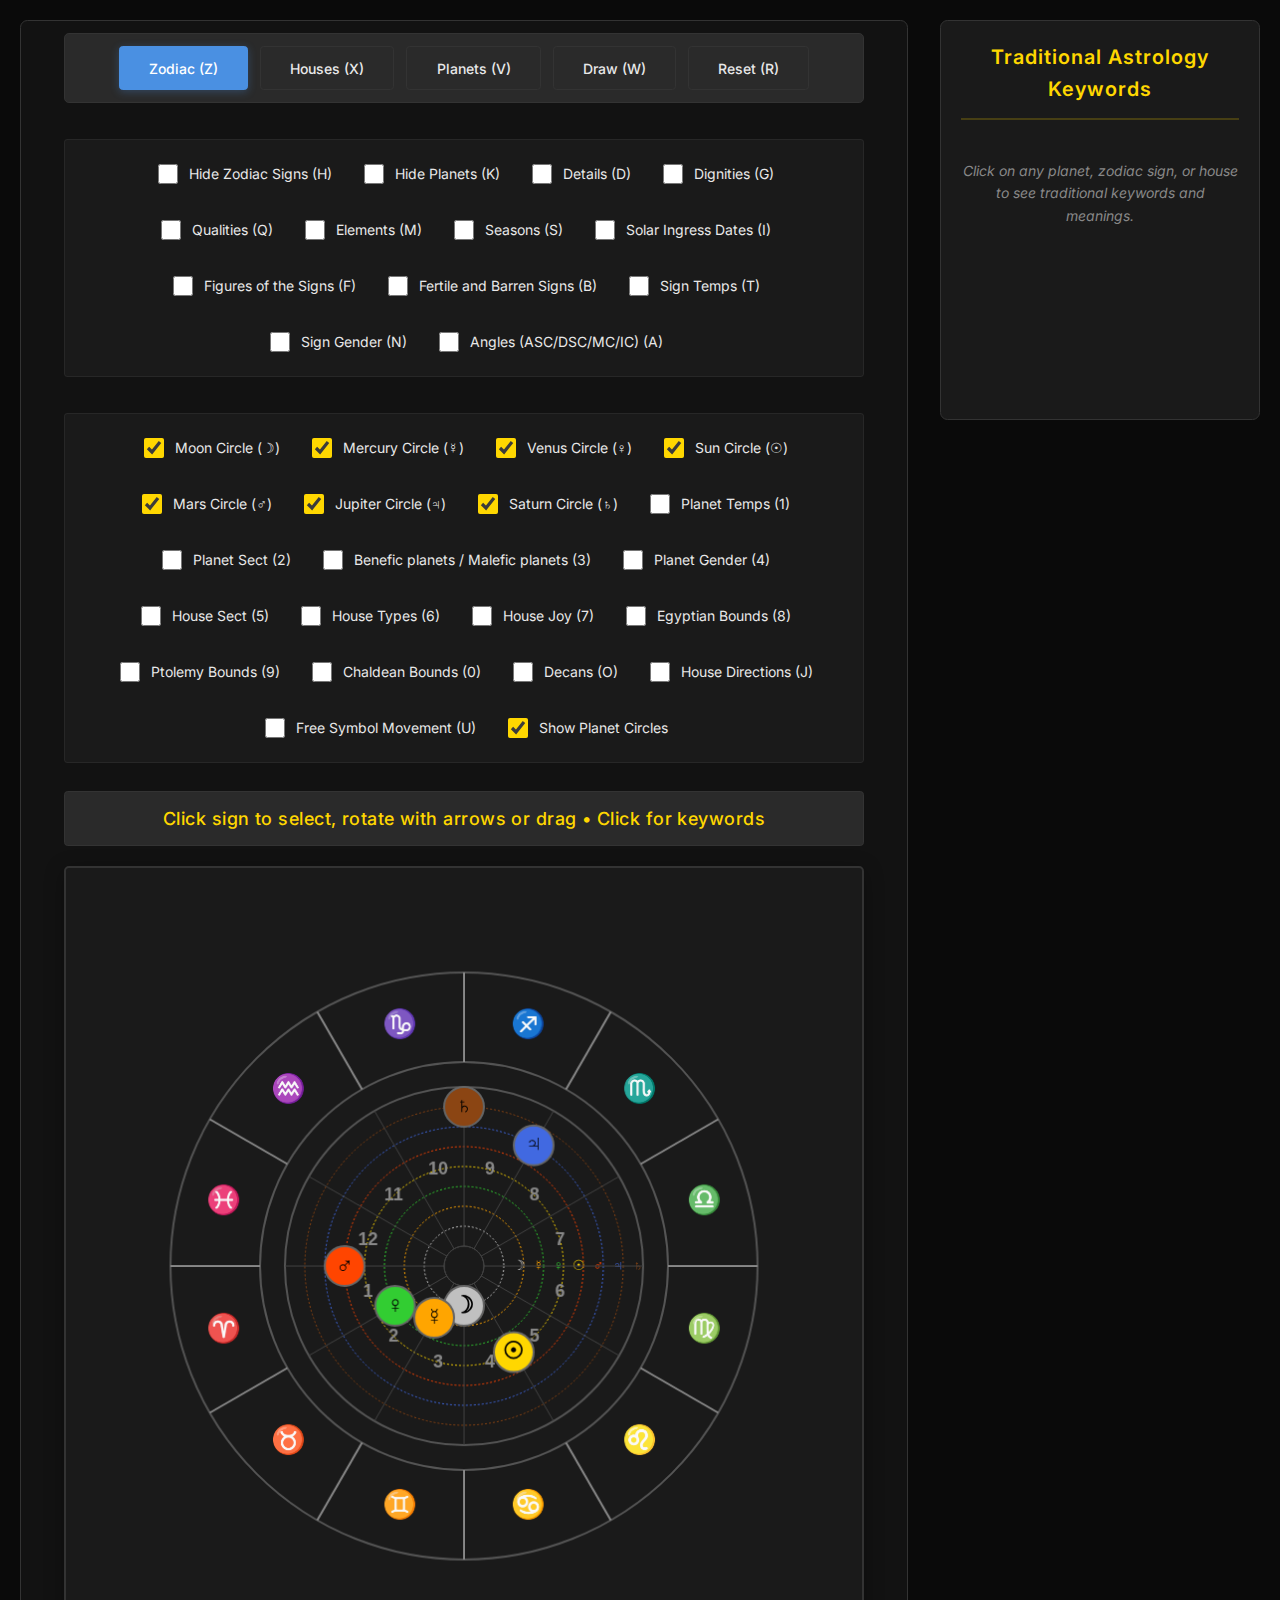
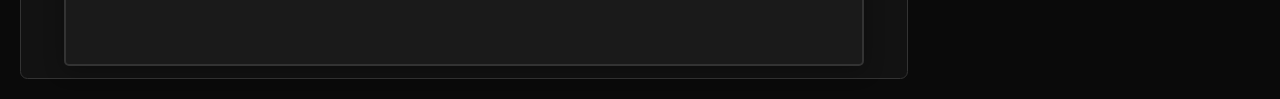
<file: index.html>
<!DOCTYPE html>
<html lang="en">
<head>
    <meta charset="UTF-8">
    <meta name="viewport" content="width=device-width, initial-scale=1.0">
    <title>AstroDomus v3.6 - Traditional Astrology Chart</title>
    <link rel="stylesheet" href="style.css">
</head>
<body>
    <div class="container">
        <div class="chart-section">
            <div class="controls">
                <button id="zodiacBtn" class="active" onclick="setMode('zodiac')">Zodiac (Z)</button>
                <button id="housesBtn" onclick="setMode('houses')">Houses (X)</button>
                <button id="planetsBtn" onclick="setMode('planets')">Planets (V)</button>
                <button id="drawBtn" onclick="setMode('draw')">Draw (W)</button>
                <button onclick="resetChart()">Reset (R)</button>
                <select id="planetSelect" style="display:none;">
                    <option value="">Add Symbols...</option>
                    <option value="☉">☉ Sun</option><option value="☽">☽ Moon</option><option value="☿">☿ Mercury</option>
                    <option value="♀">♀ Venus</option><option value="♂">♂ Mars</option><option value="♃">♃ Jupiter</option>
                    <option value="♄">♄ Saturn</option><option value="☊">☊ North Node</option><option value="☋">☋ South Node</option>
                    <option value="⦻">⦻ Part of Fortune</option>
                    <option value="℞">℞ Retrograde</option>
                    <option value="⭐">⭐ Star</option>
                </select>
            </div>
            <div class="draw-controls" id="drawControls" style="display:none;">
                <label>Tool: 
                    <select id="drawTool">
                        <option value="pencil">Pencil</option>
                        <option value="line">Line</option>
                        <option value="eraser">Eraser</option>
                    </select>
                </label>
                <label>Color: <input type="color" id="drawColor" value="#FF6666"></label>
                <label>Size: <input type="range" id="drawSize" min="1" max="10" value="2"></label>
                <span id="sizeValue">2px</span>
                <button onclick="clearDrawing()">Clear Drawing</button>
            </div>
            <div class="controls">
                <label><input type="checkbox" id="hideZodiac"> Hide Zodiac Signs (H)</label>
                <label><input type="checkbox" id="hidePlanets"> Hide Planets (K)</label>
                <label><input type="checkbox" id="showInfo"> Details (D)</label>
                <label><input type="checkbox" id="showDignities"> Dignities (G)</label>
                <label><input type="checkbox" id="showQualities"> Qualities (Q)</label>
                <label><input type="checkbox" id="showElements"> Elements (M)</label>
                <label><input type="checkbox" id="showSeason"> Seasons (S)</label>
                <label><input type="checkbox" id="showSolarIngress"> Solar Ingress Dates (I)</label>
                <label><input type="checkbox" id="showFigureSigns"> Figures of the Signs (F)</label>
                <label><input type="checkbox" id="showFertileBarren"> Fertile and Barren Signs (B)</label>
                <label><input type="checkbox" id="showSignTemps"> Sign Temps (T)</label>
                <label><input type="checkbox" id="showSignGenders"> Sign Gender (N)</label>
                <label><input type="checkbox" id="showAngles"> Angles (ASC/DSC/MC/IC) (A)</label>
            </div>
            <div class="controls">
                <label><input type="checkbox" id="showMoonCircle" checked> Moon Circle (☽)</label>
                <label><input type="checkbox" id="showMercuryCircle" checked> Mercury Circle (☿)</label>
                <label><input type="checkbox" id="showVenusCircle" checked> Venus Circle (♀)</label>
                <label><input type="checkbox" id="showSunCircle" checked> Sun Circle (☉)</label>
                <label><input type="checkbox" id="showMarsCircle" checked> Mars Circle (♂)</label>
                <label><input type="checkbox" id="showJupiterCircle" checked> Jupiter Circle (♃)</label>
                <label><input type="checkbox" id="showSaturnCircle" checked> Saturn Circle (♄)</label>
                <label><input type="checkbox" id="showPlanetTemps"> Planet Temps (1)</label>
                <label><input type="checkbox" id="showPlanetSect"> Planet Sect (2)</label>
                <label><input type="checkbox" id="showBeneficMaleficPlanets"> Benefic planets / Malefic planets (3)</label>
                <label><input type="checkbox" id="showPlanetGender"> Planet Gender (4)</label>
                <label><input type="checkbox" id="showHouseSect"> House Sect (5)</label>
                <label><input type="checkbox" id="showHouseTypes"> House Types (6)</label>
                <label><input type="checkbox" id="showhouseJoy"> House Joy (7)</label>
                <label><input type="checkbox" id="showEgyptianBounds"> Egyptian Bounds (8)</label>
                <label><input type="checkbox" id="showPtolemyBounds"> Ptolemy Bounds (9)</label>
                <label><input type="checkbox" id="showChaldeanBounds"> Chaldean Bounds (0)</label>
                <label><input type="checkbox" id="showDecans"> Decans (O)</label>
                <label><input type="checkbox" id="showDirections"> House Directions (J)</label>
                <label><input type="checkbox" id="freeSymbolMovement"> Free Symbol Movement (U)</label>
                <label><input type="checkbox" id="showPlanetCircles" checked> Show Planet Circles</label>
            </div>
            <div id="info">Select mode to interact with chart</div>
            <canvas id="chart" width="800" height="800"></canvas>
            <div class="eraser-indicator" id="eraserIndicator"></div>
        </div>
        <div class="keywords-section">
            <div class="keywords" id="keywordsPanel">
                <h3>Traditional Astrology Keywords</h3>
                <p>Click on any planet, zodiac sign, or house to see traditional keywords and meanings.</p>
            </div>
        </div>
    </div>
<script>
const AstrologyChart = (() => {
    'use strict';

    // === CORE CONFIGURATION ===
    const CONFIG = {
        canvas: document.getElementById('chart'),
        ctx: document.getElementById('chart').getContext('2d'),
        center: 400,
        radii: {
            outer: 295, egyptian: 270, ptolemy: 245, chaldean: 220, decan: 205, inner: 180,
            saturn: 160, jupiter: 140, mars: 120, sun: 100, venus: 80, mercury: 60, moon: 40,
            aspect: 20
        },
        colors: {
            bg: '#0a0a0a', ring: '#333', text: '#fff', accent: '#FFD700', 
            selected: '#FF6666', dim: '#666'
        },
        isMobile: /Android|iPhone|iPad|iPod|BlackBerry|IEMobile|Opera Mini/i.test(navigator.userAgent) || window.innerWidth <= 768
    };

    // === PLANETARY SYSTEM MAPPING ===
    const PTOLEMAIC_CIRCLES = {
        '☽': 'moon', '☿': 'mercury', '♀': 'venus', '☉': 'sun',
        '♂': 'mars', '♃': 'jupiter', '♄': 'saturn'
    };

    const FREE_SYMBOLS = ['℞', '⭐', '☊', '☋', '⦻']; // Symbols with free movement

    // === APPLICATION STATE ===
    let state = {
        mode: 'zodiac',
        isDragging: false,
        dragTarget: null,
        zodiacOffset: 0,
        lastZodiacAngle: 0,
        isDrawing: false,
        isErasing: false,
        drawingPaths: [],
        currentPath: [],
        lineStartPoint: null,
        selectedSign: null,
        selectedPlanet: null,
        ascendantOffset: 0,
        dragAngleControl: null,
        hideZodiac: false,
        hidePlanets: false
    };

    // === ASTROLOGICAL DATA REPOSITORY ===
    const ASTRO_DATA = {
        signs: ['♈','♉','♊','♋','♌','♍','♎','♏','♐','♑','♒','♓'],
        signNames: ['Aries','Taurus','Gemini','Cancer','Leo','Virgo','Libra','Scorpio','Sagittarius','Capricorn','Aquarius','Pisces'],
        seasons: ['Spring - Hot and Moist','Spring - Hot and Moist','Spring - Hot and Moist','Summer - Hot and Dry','Summer - Hot and Dry','Summer - Hot and Dry','Autumn - Cold and Dry','Autumn - Cold and Dry','Autumn - Cold and Dry','Winter - Cold and Moist','Winter - Cold and Moist','Winter - Cold and Moist'],
        qualities: ['Cardinal','Fixed','Mutable','Cardinal','Fixed','Mutable','Cardinal','Fixed','Mutable','Cardinal','Fixed','Mutable'],
        houseNames: ['1st House (Self) - Temple of Mercury','2nd House (Money) - Typhons dwelling','3rd House (Siblings) - Temple of the Moon','4th House (Home) - Temple of Saturn','5th House (Children)','6th House (Health)','7th House (Marriage)','8th House (Death) Typhons dwelling','9th House (Religion) - Temple of the Sun','10th House (Career) - Temple of Venus','11th House (Friends) - Temple of Jupiter','12th House (Hidden)'],
        decans: [['♂','☉','♀'],['☿','☽','♄'],['♃','♂','☉'],['♀','☿','☽'],['♄','♃','♂'],['☉','♀','☿'],['☽','♄','♃'],['♂','☉','♀'],['☿','☽','♄'],['♃','♂','☉'],['♀','☿','☽'],['♄','♃','♂']],
        solarIngress: ['Mar 21 - Apr 19','Apr 20 - May 20','May 21 - Jun 20','Jun 21 - Jul 22','Jul 23 - Aug 22','Aug 23 - Sep 22','Sep 23 - Oct 22','Oct 23 - Nov 21','Nov 22 - Dec 21','Dec 22 - Jan 19','Jan 20 - Feb 18','Feb 19 - Mar 20'],
        figureSigns: ['Bestial','Bestial','Human','Aquatic','Bestial','Human','Human','Aquatic','Half-Beast Half-Human','Half-Beast Half-Human','Human','Aquatic'],
        fertileBarren: ['Moderately Barren','Moderately Fertile','Fertile','Fertile','Barren','Barren','Moderately Fertile','Fertile','Moderately Fertile','Moderately Barren','Moderately Barren','Fertile'],
        elements: ['Fire','Earth','Air','Water','Fire','Earth','Air','Water','Fire','Earth','Air','Water'],
        signTemps: ['Choleric','Melancholic','Sanguine','Phlegmatic','Choleric','Melancholic','Sanguine','Phlegmatic','Choleric','Melancholic','Sanguine','Phlegmatic'],
        signGenders: ['Male','Female','Male','Female','Male','Female','Male','Female','Male','Female','Male','Female'],
        houseDirections: ['East','East-Northeast','Northeast','North','North-Northwest','Northwest','West','West-Southwest','Southwest','South','South-Southeast','Southeast'],
        planetTemps: {'☉':'Choleric','☽':'Phlegmatic','☿':'V','♀':'Sanguine/Phlegmatic','♂':'Choleric','♃':'Sanguine','♄':'Melancholic','☊':'V','☋':'V','⦻':'V'},
        planetSect: {'☉':'Diurnal','☽':'Nocturnal','☿':'C','♀':'Nocturnal','♂':'Diurnal','♃':'Diurnal','♄':'Diurnal','☊':'Nocturnal','☋':'Diurnal','⦻':'C'},
        beneficMaleficPlanets: {'☉':'','☽':'','☿':'','♀':'Benefic','♂':'Malefic','♃':'Benefic','♄':'Malefic','☊':'','☋':'','⦻':'C'},
        planetGender: {'☉':'Male','☽':'Female','☿':'N','♀':'Female','♂':'Male','♃':'Male','♄':'Male','☊':'N','☋':'N','⦻':'N'},
        houseSect: ['Nocturnal','Nocturnal','Nocturnal','Nocturnal','Nocturnal','Nocturnal','Diurnal','Diurnal','Diurnal','Diurnal','Diurnal','Diurnal'],
        houseTypes: ['Angular','Succedent','Cadent','Angular','Succedent','Cadent','Angular','Succedent','Cadent','Angular','Succedent','Cadent'],
        houseJoy: ['Joy ☿ (Mercury)','','Joy ☽ (Moon)','','Joy ♀ (Venus)','Joy ♂ (Mars)','','','Joy ☉ (Sun)','','Joy ♃ (Jupiter)','Joy ♄ (Saturn)'],
        rulers: {0:'♂',1:'♀',2:'☿',3:'☽',4:'☉',5:'☿',6:'♀',7:'♂',8:'♃',9:'♄',10:'♄',11:'♃'},
        exaltations: {0:'☉',1:'☽',2:'☊',5:'☿',6:'♄',8:'☋',9:'♂',11:'♀'},
        detriments: {0:'♀',1:'♂',2:'♃',3:'♄',4:'♄',5:'♃',6:'♂',7:'♀',8:'☿',9:'☽',10:'☉',11:'☿'},
        falls: {2:'☋',5:'♀',6:'☉',8:'☊',9:'☽',11:'☿'},
        egyptianBounds: [[['♃',6],['♀',12],['☿',20],['♂',25],['♄',30]],[['♀',8],['☿',14],['♃',22],['♄',27],['♂',30]],[['☿',6],['♃',12],['♀',17],['♂',24],['♄',30]],[['♂',7],['♀',13],['☿',19],['♃',26],['♄',30]],[['♃',6],['♀',11],['♄',18],['☿',24],['♂',30]],[['☿',7],['♀',17],['♃',21],['♂',28],['♄',30]],[['♄',6],['☿',14],['♃',21],['♀',28],['♂',30]],[['♂',7],['♀',11],['☿',19],['♃',24],['♄',30]],[['♃',12],['♀',17],['☿',21],['♄',26],['♂',30]],[['♀',6],['☿',12],['♃',19],['♂',25],['♄',30]],[['♄',6],['☿',12],['♀',20],['♃',25],['♂',30]],[['♀',12],['♃',16],['☿',19],['♂',28],['♄',30]]],
        ptolemyBounds: [[['♃',6],['♀',14],['☿',21],['♂',26],['♄',30]],[['♀',8],['☿',15],['♃',22],['♄',26],['♂',30]],[['☿',7],['♃',14],['♀',21],['♄',25],['♂',30]],[['♂',6],['♃',13],['☿',20],['♀',27],['♄',30]],[['♃',6],['♀',13],['♄',19],['☿',25],['♂',30]],[['☿',7],['♀',13],['♃',18],['♄',24],['♂',30]],[['♄',6],['♀',11],['♃',19],['☿',24],['♂',30]],[['♂',6],['♃',14],['♀',21],['☿',27],['♄',30]],[['♃',8],['♀',14],['☿',19],['♄',25],['♂',30]],[['♀',6],['☿',12],['♃',19],['♂',25],['♄',30]],[['☿',7],['♀',13],['♃',20],['♂',25],['♄',30]],[['♀',8],['♃',14],['☿',20],['♂',26],['♄',30]]],
        chaldeanBounds: [[['♂',6],['☉',12],['♀',20],['☿',25],['♄',30]],[['♀',8],['☿',15],['☽',22],['♄',26],['♂',30]],[['☿',6],['♃',13],['♀',17],['♄',24],['♂',30]],[['♂',6],['♀',12],['☽',18],['♃',24],['♄',30]],[['♄',6],['☿',13],['♀',19],['♃',25],['♂',30]],[['☿',6],['♀',12],['♃',18],['♄',24],['♂',30]],[['♄',6],['♀',11],['♃',16],['☿',24],['♂',30]],[['♂',6],['♀',14],['☿',21],['♃',27],['♄',30]],[['♃',8],['♀',13],['☿',18],['♄',26],['♂',30]],[['♀',6],['☿',11],['♃',16],['♂',23],['♄',30]],[['☿',6],['♀',12],['♃',20],['♂',24],['♄',30]],[['♀',8],['♃',13],['☿',17],['♂',23],['♄',30]]]
    };

    // === DEFAULT PLANET CONFIGURATION ===
    let planets = [
        {symbol:'☉', name:'Sun', angle:120, color:'#FFD700'},
        {symbol:'☽', name:'Moon', angle:90, color:'#C0C0C0'},
        {symbol:'♂', name:'Mars', angle:0, color:'#FF4500'},
        {symbol:'♀', name:'Venus', angle:30, color:'#32CD32'},
        {symbol:'☿', name:'Mercury', angle:60, color:'#FFA500'},
        {symbol:'♃', name:'Jupiter', angle:240, color:'#4169E1'},
        {symbol:'♄', name:'Saturn', angle:270, color:'#8B4513'}
    ];

    // === KEYWORDS DATABASE FOR TEACHING ===
    const keywords = {
        signs: {
            'Aries': ['Cardinal Fire','Hot & Dry','Choleric','Masculine','Diurnal','Spring Equinox','Ram','Head & Face','Initiative','Commanding','Mars Domicile','Sun Exaltation','Eastern','Moveable','Bestial'],
            'Taurus': ['Fixed Earth','Cold & Dry','Melancholic','Feminine','Nocturnal','Spring','Bull','Neck & Throat','Stability','Possessions','Venus Domicile','Moon Exaltation','Southern','Solid','Four-footed'],
            'Gemini': ['Mutable Air','Hot & Moist','Sanguine','Masculine','Diurnal','Late Spring','Twins','Arms & Hands','Communication','Versatility','Mercury Domicile','North Node Exalt','Western','Bicorporeal','Human'],
            'Cancer': ['Cardinal Water','Cold & Moist','Phlegmatic','Feminine','Nocturnal','Summer Solstice','Crab','Breast & Stomach','Home','Mother','Moon Domicile','Jupiter Traditional','Northern','Tropical','Mute'],
            'Leo': ['Fixed Fire','Hot & Dry','Choleric','Masculine','Diurnal','Midsummer','Lion','Heart & Back','Royalty','Authority','Sun Domicile','No Exaltation','Eastern','Commanding','Bestial'],
            'Virgo': ['Mutable Earth','Cold & Dry','Melancholic','Feminine','Nocturnal','Late Summer','Virgin','Belly & Intestines','Service','Analysis','Mercury Domicile','Mercury Exaltation','Southern','Barren','Human'],
            'Libra': ['Cardinal Air','Hot & Moist','Sanguine','Masculine','Diurnal','Autumn Equinox','Scales','Kidneys & Lumbar','Balance','Justice','Venus Domicile','Saturn Exaltation','Western','Moveable','Human'],
            'Scorpio': ['Fixed Water','Cold & Moist','Phlegmatic','Feminine','Nocturnal','Autumn','Scorpion','Genitals','Death','Transformation','Mars Domicile','South Node Exalt','Northern','Fruitful','Reptile'],
            'Sagittarius': ['Mutable Fire','Hot & Dry','Choleric','Masculine','Diurnal','Late Autumn','Centaur','Thighs & Hips','Philosophy','Religion','Jupiter Domicile','No Exaltation','Eastern','Bicorporeal','Four-footed'],
            'Capricorn': ['Cardinal Earth','Cold & Dry','Melancholic','Feminine','Nocturnal','Winter Solstice','Goat','Knees','Authority','Structure','Saturn Domicile','Mars Exaltation','Southern','Tropical','Four-footed'],
            'Aquarius': ['Fixed Air','Hot & Moist','Sanguine','Masculine','Diurnal','Midwinter','Water-bearer','Calves & Ankles','Friendship','Groups','Saturn Domicile','No Exaltation','Western','Human','Rational'],
            'Pisces': ['Mutable Water','Cold & Moist','Phlegmatic','Feminine','Nocturnal','Late Winter','Fishes','Feet','Compassion','Sacrifice','Jupiter Domicile','Venus Exaltation','Northern','Bicorporeal','Mute']
        },
        planets: {
            'Sun': ['Greater Luminary','Hot & Dry','Choleric','Masculine','Gold','Leo Ruler','Aries Exalted','Father','King','Authority','Vitality','Honor','Government','Right Eye','Spirit'],
            'Moon': ['Lesser Luminary','Cold & Moist','Phlegmatic','Feminine','Silver','Cancer Ruler','Taurus Exalted','Mother','Queen','Body','Fluctuation','Memory','Common People','Left Eye','Soul'],
            'Mercury': ['Neutral Planet','Convertible','Convertible','Neutral','Quicksilver','Gemini/Virgo Ruler','Virgo Exalted','Messenger','Youth','Learning','Speech','Commerce','Writing','Siblings','Swift'],
            'Venus': ['Lesser Benefic','Cold & Moist','Phlegmatic','Feminine','Copper','Taurus/Libra Ruler','Pisces Exalted','Love','Beauty','Pleasure','Women','Art','Music','Marriage','Harmony'],
            'Mars': ['Lesser Malefic','Hot & Dry','Choleric','Masculine','Iron','Aries/Scorpio Ruler','Capricorn Exalted','War','Strife','Courage','Surgery','Iron','Soldiers','Cutting','Violence'],
            'Jupiter': ['Greater Benefic','Hot & Moist','Sanguine','Masculine','Tin','Sagittarius/Pisces Ruler','Cancer Traditional','Wisdom','Religion','Fortune','Expansion','Law','Philosophy','Priests','Judges'],
            'Saturn': ['Greater Malefic','Cold & Dry','Melancholic','Masculine','Lead','Capricorn/Aquarius Ruler','Libra Exalted','Time','Limitation','Discipline','Old Age','Hardship','Agriculture','Patience','Wisdom']
        },
        houses: {
            '1st': ['Angular House','House of Life','Ascendant','Self','Body','Appearance','Vitality','Character','Native','Health','Temperament','Life Force','Beginning of Life','Personal Manner','Constitution'],
            '2nd': ['Succedent House','Gate of Hades','Possessions','Moveable Goods','Money','Substance','Profit','Gain','Resources','Food','Clothing','Personal Property','Wealth','Material Security','Earnings'],
            '3rd': ['Cadent House','House of Goddess','Siblings','Brethren','Short Journeys','Letters','Messages','Moon Joy','Neighbors','Reports','Communications','Local Travel','Religious Worship','Small Travels','Announcements'],
            '4th': ['Angular House','Angle of Earth','Father','Parents','Ancestry','Land','Real Estate','End of Life','Grave','Hidden Treasure','Foundations','Inheritance from Father','Old Age','Private Affairs','Homeland'],
            '5th': ['Succedent House','House of Good Fortune','Children','Offspring','Pregnancy','Venus Joy','Pleasure','Entertainment','Good Fortune','Gifts','Legacies','Recreation','Creative Works','Procreation','Joy'],
            '6th': ['Cadent House','House of Bad Fortune','Illness','Sickness','Servants','Slaves','Small Animals','Mars Joy','Enemies','Work','Service','Bad Fortune','Injury','Laborers','Misfortune'],
            '7th': ['Angular House','Angle of West','Marriage','Spouse','Partnerships','Open Enemies','Others','Legal Opponents','Contracts','War','Lawsuits','Public Relations','Competitors','Thieves','Fugitives'],
            '8th': ['Succedent House','House of Death','Death','Wills','Legacies','Others Money','Saturn Joy','Inheritance','Debt','Taxes','Partners Resources','Fear','Anxiety','Transformation','Occult Sciences'],
            '9th': ['Cadent House','House of God','Religion','Philosophy','Long Journeys','Foreign Lands','Sun Joy','Dreams','Visions','Higher Learning','Prophecy','Wisdom','Spiritual Matters','Foreign Affairs','Publishing'],
            '10th': ['Angular House','House of Honor','Midheaven','Mother','Career','Reputation','Honor','Authority','Government','Fame','Public Standing','Achievement','Kingdom','Dignity','Social Position'],
            '11th': ['Succedent House','House of Good Spirit','Friends','Hope','Good Fortune','Jupiter Joy','Benefactors','Allies','Good Daemon','Counselors','Trust','Praise','Acquisition','Assistants','Social Groups'],
            '12th': ['Cadent House','House of Bad Spirit','Hidden Enemies','Secret Foes','Large Animals','Imprisonment','Exile','Sorrow','Self-Undoing','Bad Spirit','Affliction','Witchcraft','Secret Sorrows','Private Enemies','Confinement']
        }
    };

    // === MATHEMATICAL UTILITIES ===
    const Utils = {
        // Convert degrees to radians
        degToRad: deg => deg * Math.PI / 180,
        
        // Convert radians to degrees
        radToDeg: rad => rad * 180 / Math.PI,
        
        // Normalize angle to 0-360 range
        normalizeAngle: angle => ((angle % 360) + 360) % 360,
        
        // Get planet position based on angle and type
        getPlanetPos: (angle, planetSymbol, planet = null) => {
            // Check for free movement mode
            if (document.getElementById('freeSymbolMovement')?.checked && planet?.freeX) {
                return {x: planet.freeX, y: planet.freeY};
            }
            if (FREE_SYMBOLS.includes(planetSymbol) && planet?.freeX) {
                return {x: planet.freeX, y: planet.freeY};
            }
            
            // Calculate position on Ptolemaic circles
            const rad = Utils.degToRad(180 - angle);
            const circleKey = PTOLEMAIC_CIRCLES[planetSymbol];
            const r = circleKey ? CONFIG.radii[circleKey] : CONFIG.radii.sun;
            return {
                x: CONFIG.center + Math.cos(rad) * r,
                y: CONFIG.center + Math.sin(rad) * r
            };
        },
        
        // Get angle from x,y coordinates
        getAngleFromPos: (x, y) => Utils.normalizeAngle(180 - Utils.radToDeg(Math.atan2(y - CONFIG.center, x - CONFIG.center))),
        
        // Get zodiac sign index from angle
        getSignFromAngle: angle => Math.floor(Utils.normalizeAngle(angle - state.zodiacOffset) / 30),
        
        // Get house index from angle
        getHouseFromAngle: angle => Math.floor(Utils.normalizeAngle(angle) / 30),
        
        // Calculate planetary dignity
        getDignity: (planetSymbol, signIndex) => {
            if (ASTRO_DATA.rulers[signIndex] === planetSymbol) return 'Domicile';
            if (ASTRO_DATA.exaltations[signIndex] === planetSymbol) return 'Exaltation';
            if (ASTRO_DATA.detriments[signIndex] === planetSymbol) return 'Detriment';
            if (ASTRO_DATA.falls[signIndex] === planetSymbol) return 'Fall';
            return 'Peregrine';
        },
        
        // Get dignity color coding
        getDignityColor: dignity => ({
            'Domicile': '#00FF00',
            'Exaltation': '#FFD700',
            'Detriment': '#FF6666',
            'Fall': '#FF4444',
            'Peregrine': '#CCCCCC'
        })[dignity],
        
        // Get mouse/touch position relative to canvas
        getMousePos: e => {
            const rect = CONFIG.canvas.getBoundingClientRect();
            const touch = e.touches?.[0] || e.changedTouches?.[0] || e;
            return {
                x: (touch.clientX - rect.left) * (CONFIG.canvas.width / rect.width),
                y: (touch.clientY - rect.top) * (CONFIG.canvas.height / rect.height)
            };
        }
    };

    // === HIT DETECTION SYSTEM ===
    const HitDetection = {
        // Find planet at given coordinates
        getPlanetAt: (x, y) => {
            if (state.hidePlanets) return null;
            for (let i = planets.length - 1; i >= 0; i--) {
                const pos = Utils.getPlanetPos(planets[i].angle, planets[i].symbol, planets[i]);
                if (Math.hypot(x - pos.x, y - pos.y) < 25) {
                    return {planet: planets[i], index: i};
                }
            }
            return null;
        },
        
        // Find zodiac sign at given coordinates
        getSignAt: (x, y) => {
            if (state.hideZodiac) return null;
            const distance = Math.hypot(x - CONFIG.center, y - CONFIG.center);
            return (distance >= CONFIG.radii.decan && distance <= CONFIG.radii.outer) 
                ? Utils.getSignFromAngle(Utils.getAngleFromPos(x, y)) : null;
        },
        
        // Find house at given coordinates
        getHouseAt: (x, y) => {
            const distance = Math.hypot(x - CONFIG.center, y - CONFIG.center);
            return distance <= CONFIG.radii.inner ? Utils.getHouseFromAngle(Utils.getAngleFromPos(x, y)) : null;
        },
        
        // Check if coordinates are in zodiac ring
        isInZodiacRing: (x, y) => {
            if (state.hideZodiac) return false;
            const distance = Math.hypot(x - CONFIG.center, y - CONFIG.center);
            return distance >= CONFIG.radii.decan && distance <= CONFIG.radii.outer;
        },
        
        // Find angle control handles
        getAngleControlAt: (x, y) => {
            if (!document.getElementById('showAngles')?.checked) return null;
            const controls = Renderer.getAngleControlPoints();
            for (const [name, pos] of Object.entries(controls)) {
                if (Math.hypot(x - pos.x, y - pos.y) < 20) return name;
            }
            return null;
        }
    };

    // === DRAWING SYSTEM ===
    const DrawingSystem = {
        // Calculate distance from point to line segment
        getDistanceToLine: (px, py, x1, y1, x2, y2) => {
            const A = px - x1, B = py - y1, C = x2 - x1, D = y2 - y1;
            const dot = A * C + B * D, lenSq = C * C + D * D;
            if (lenSq === 0) return Math.hypot(A, B);
            const param = Math.max(0, Math.min(1, dot / lenSq));
            return Math.hypot(px - (x1 + param * C), py - (y1 + param * D));
        },
        
        // Erase drawing paths at point
        eraseAtPoint: (x, y, eraserSize) => {
            const baseSize = CONFIG.isMobile ? Math.max(eraserSize * 8, 20) : Math.max(eraserSize * 4, 10);
            const effectiveRadius = baseSize / 2;
            const radiusSquared = effectiveRadius * effectiveRadius;
            const pathsToRemove = [], newPathsToAdd = [];
            
            state.drawingPaths.forEach((path, pathIndex) => {
                if (path[0]?.type === 'line') {
                    // Handle line erasing
                    if (path.length >= 2) {
                        const lineDistance = DrawingSystem.getDistanceToLine(x, y, path[0].x, path[0].y, path[path.length - 1].x, path[path.length - 1].y);
                        const lineThickness = path[0].size || 2;
                        if (lineDistance <= effectiveRadius + lineThickness) {
                            pathsToRemove.push(pathIndex);
                        }
                    }
                } else {
                    // Handle path segmentation for erasing
                    const segments = [];
                    let currentSegment = [];
                    let erased = false;
                    
                    path.forEach(point => {
                        const distanceSquared = (x - point.x) * (x - point.x) + (y - point.y) * (y - point.y);
                        const brushThickness = point.size || 2;
                        const totalRadiusSquared = (effectiveRadius + brushThickness) * (effectiveRadius + brushThickness);
                        
                        if (distanceSquared > totalRadiusSquared) {
                            currentSegment.push(point);
                        } else {
                            erased = true;
                            if (currentSegment.length > (CONFIG.isMobile ? 2 : 3)) {
                                segments.push([...currentSegment]);
                            }
                            currentSegment = [];
                        }
                    });
                    
                    if (currentSegment.length > (CONFIG.isMobile ? 2 : 3)) {
                        segments.push(currentSegment);
                    }
                    
                    if (erased) {
                        pathsToRemove.push(pathIndex);
                        if (segments.length > 0) {
                            newPathsToAdd.push(...segments);
                        }
                    }
                }
            });
            
            // Batch removal for performance
            pathsToRemove.reverse().forEach(index => state.drawingPaths.splice(index, 1));
            state.drawingPaths.push(...newPathsToAdd);
        },
        
        // Render all drawing paths
        drawPaths: () => {
            const ctx = CONFIG.ctx;
            state.drawingPaths.forEach(path => {
                if (path.length < 2) return;
                
                ctx.strokeStyle = path[0].color;
                ctx.lineWidth = path[0].size;
                ctx.lineCap = 'round';
                ctx.lineJoin = 'round';
                ctx.beginPath();
                
                if (path[0].type === 'line') {
                    ctx.moveTo(path[0].x, path[0].y);
                    ctx.lineTo(path[path.length - 1].x, path[path.length - 1].y);
                } else {
                    ctx.moveTo(path[0].x, path[0].y);
                    for (let i = 1; i < path.length; i++) {
                        ctx.lineTo(path[i].x, path[i].y);
                    }
                }
                ctx.stroke();
            });
        },
        
        // Update eraser visual indicator
        updateEraserIndicator: (x, y) => {
            const indicator = document.getElementById('eraserIndicator');
            const tool = document.getElementById('drawTool')?.value;
            
            if (tool === 'eraser' && state.mode === 'draw') {
                const rect = CONFIG.canvas.getBoundingClientRect();
                const eraserSize = parseInt(document.getElementById('drawSize')?.value || 10);
                const realEraserSize = CONFIG.isMobile ? Math.max(eraserSize * 8, 20) : Math.max(eraserSize * 4, 10);
                const effectiveSize = realEraserSize;
                
                // High-precision coordinate conversion
                const scaleX = rect.width / CONFIG.canvas.width;
                const scaleY = rect.height / CONFIG.canvas.height;
                const screenX = rect.left + window.scrollX + (x * scaleX);
                const screenY = rect.top + window.scrollY + (y * scaleY);
                
                const borderStyle = CONFIG.isMobile ? '3px solid #fff' : '2px dashed #fff';
                const opacity = CONFIG.isMobile ? '0.8' : '1';
                
                indicator.style.cssText = `
                    position: absolute;
                    left: ${screenX - effectiveSize / 2}px;
                    top: ${screenY - effectiveSize / 2}px;
                    width: ${effectiveSize}px;
                    height: ${effectiveSize}px;
                    border: ${borderStyle};
                    border-radius: 50%;
                    pointer-events: none;
                    display: block;
                    opacity: ${opacity};
                    z-index: 1000;
                    box-shadow: ${CONFIG.isMobile ? '0 0 10px rgba(255,255,255,0.3)' : 'none'};
                `;
            } else {
                indicator.style.display = 'none';
            }
        }
    };

    // === RENDERING ENGINE ===
    const Renderer = {
        // Get angle control point positions
        getAngleControlPoints: () => {
            const ascAngle = Utils.degToRad(180 - state.ascendantOffset);
            const mcAngle = Utils.degToRad(180 - state.ascendantOffset - 270);
            const controlRadius = CONFIG.radii.outer + 35;
            
            return {
                asc: {x: CONFIG.center + Math.cos(ascAngle) * controlRadius, y: CONFIG.center + Math.sin(ascAngle) * controlRadius},
                dsc: {x: CONFIG.center - Math.cos(ascAngle) * controlRadius, y: CONFIG.center - Math.sin(ascAngle) * controlRadius},
                mc: {x: CONFIG.center + Math.cos(mcAngle) * controlRadius, y: CONFIG.center + Math.sin(mcAngle) * controlRadius},
                ic: {x: CONFIG.center - Math.cos(mcAngle) * controlRadius, y: CONFIG.center - Math.sin(mcAngle) * controlRadius}
            };
        },
        
        // Draw bounds system (Egyptian, Ptolemy, Chaldean)
        drawBoundsSystem: (boundsData, outerRadius, innerRadius, color) => {
            const ctx = CONFIG.ctx;
            
            for (let i = 0; i < 12; i++) {
                const bounds = boundsData[i];
                let prevDegree = 0;
                
                bounds.forEach(([planet, degree]) => {
                    const startAngle = Utils.degToRad(180 - (i * 30 + prevDegree) - state.zodiacOffset);
                    const endAngle = Utils.degToRad(180 - (i * 30 + degree) - state.zodiacOffset);
                    
                    // Draw bound arc
                    ctx.strokeStyle = color;
                    ctx.lineWidth = 1;
                    ctx.beginPath();
                    ctx.arc(CONFIG.center, CONFIG.center, outerRadius, startAngle, endAngle);
                    ctx.stroke();
                    
                    // Draw divider line
                    ctx.beginPath();
                    ctx.moveTo(CONFIG.center + Math.cos(endAngle) * innerRadius, CONFIG.center + Math.sin(endAngle) * innerRadius);
                    ctx.lineTo(CONFIG.center + Math.cos(endAngle) * outerRadius, CONFIG.center + Math.sin(endAngle) * outerRadius);
                    ctx.stroke();
                    
                    // Draw planet symbol
                    const midAngle = (startAngle + endAngle) / 2;
                    const textRadius = (outerRadius + innerRadius) / 2;
                    
                    ctx.fillStyle = color;
                    ctx.font = 'bold 25px Arial';
                    ctx.textAlign = 'center';
                    ctx.textBaseline = 'middle';
                    ctx.fillText(planet, CONFIG.center + Math.cos(midAngle) * textRadius, CONFIG.center + Math.sin(midAngle) * textRadius);
                    prevDegree = degree;
                });
            }
        },
        
        // Main chart rendering function
        drawChart: () => {
            const ctx = CONFIG.ctx;
            ctx.clearRect(0, 0, CONFIG.canvas.width, CONFIG.canvas.height);
            
            // === DRAW BASE RINGS ===
            ctx.strokeStyle = '#555';
            ctx.lineWidth = 2;
            
            // Zodiac rings
            if (!state.hideZodiac) {
                [CONFIG.radii.outer, CONFIG.radii.decan].forEach(r => {
                    ctx.beginPath();
                    ctx.arc(CONFIG.center, CONFIG.center, r, 0, Math.PI * 2);
                    ctx.stroke();
                });
            }
            
            // House ring
            ctx.beginPath();
            ctx.arc(CONFIG.center, CONFIG.center, CONFIG.radii.inner, 0, Math.PI * 2);
            ctx.stroke();

            // Central aspect circle
            ctx.fillStyle = '#1a1a1a';
            ctx.beginPath();
            ctx.arc(CONFIG.center, CONFIG.center, CONFIG.radii.aspect, 0, Math.PI * 2);
            ctx.fill();
            ctx.strokeStyle = '#444';
            ctx.lineWidth = 1;
            ctx.beginPath();
            ctx.arc(CONFIG.center, CONFIG.center, CONFIG.radii.aspect, 0, Math.PI * 2);
            ctx.stroke();
            
            // Redraw aspect circle outline
            ctx.strokeStyle = '#444';
            ctx.lineWidth = 1;
            ctx.beginPath();
            ctx.arc(CONFIG.center, CONFIG.center, CONFIG.radii.aspect, 0, Math.PI * 2);
            ctx.stroke();

            // === DRAW PLANETARY CIRCLES ===
            const planetaryCircles = [
                {key: 'saturn', color: '#8B4513', show: 'showSaturnCircle', label: '♄'},
                {key: 'jupiter', color: '#4169E1', show: 'showJupiterCircle', label: '♃'},
                {key: 'mars', color: '#FF4500', show: 'showMarsCircle', label: '♂'},
                {key: 'sun', color: '#FFD700', show: 'showSunCircle', label: '☉'},
                {key: 'venus', color: '#32CD32', show: 'showVenusCircle', label: '♀'},
                {key: 'mercury', color: '#FFA500', show: 'showMercuryCircle', label: '☿'},
                {key: 'moon', color: '#C0C0C0', show: 'showMoonCircle', label: '☽'}
            ];

            planetaryCircles.forEach(circle => {
                const checkbox = document.getElementById(circle.show);
                if (checkbox?.checked) {
                    ctx.strokeStyle = circle.color;
                    ctx.lineWidth = 1;
                    ctx.setLineDash([2, 2]);
                    ctx.beginPath();
                    ctx.arc(CONFIG.center, CONFIG.center, CONFIG.radii[circle.key], 0, Math.PI * 2);
                    ctx.stroke();
                    ctx.setLineDash([]);
                    
                    // Circle labels
                    ctx.fillStyle = circle.color;
                    ctx.font = CONFIG.isMobile ? '12px Arial' : '14px Arial';
                    ctx.textAlign = 'center';
                    ctx.textBaseline = 'middle';
                    ctx.fillText(circle.label, CONFIG.center + CONFIG.radii[circle.key] + 15, CONFIG.center);
                }
            });
            
            // === DRAW BOUNDS SYSTEMS ===
            const checkElement = (id) => document.getElementById(id)?.checked;
            
            if (checkElement('showEgyptianBounds')) {
                ctx.strokeStyle = CONFIG.colors.dim;
                ctx.lineWidth = 1;
                ctx.beginPath();
                ctx.arc(CONFIG.center, CONFIG.center, CONFIG.radii.egyptian, 0, Math.PI * 2);
                ctx.stroke();
                Renderer.drawBoundsSystem(ASTRO_DATA.egyptianBounds, CONFIG.radii.outer, CONFIG.radii.egyptian, '#8B4513');
            }
            
            if (checkElement('showPtolemyBounds')) {
                ctx.strokeStyle = CONFIG.colors.dim;
                ctx.lineWidth = 1;
                ctx.beginPath();
                ctx.arc(CONFIG.center, CONFIG.center, CONFIG.radii.ptolemy, 0, Math.PI * 2);
                ctx.stroke();
                Renderer.drawBoundsSystem(ASTRO_DATA.ptolemyBounds, CONFIG.radii.egyptian, CONFIG.radii.ptolemy, '#4682B4');
            }
            
            if (checkElement('showChaldeanBounds')) {
                ctx.strokeStyle = CONFIG.colors.dim;
                ctx.lineWidth = 1;
                ctx.beginPath();
                ctx.arc(CONFIG.center, CONFIG.center, CONFIG.radii.chaldean, 0, Math.PI * 2);
                ctx.stroke();
                Renderer.drawBoundsSystem(ASTRO_DATA.chaldeanBounds, CONFIG.radii.ptolemy, CONFIG.radii.chaldean, '#6A5ACD');
            }
            
            // === DRAW ANGLES ===
            if (checkElement('showAngles')) {
                const controls = Renderer.getAngleControlPoints();
                
                // Draw angle lines
                ctx.strokeStyle = '#FFD700';
                ctx.lineWidth = 3;
                ctx.beginPath();
                ctx.moveTo(controls.asc.x, controls.asc.y);
                ctx.lineTo(controls.dsc.x, controls.dsc.y);
                ctx.stroke();
                ctx.beginPath();
                ctx.moveTo(controls.mc.x, controls.mc.y);
                ctx.lineTo(controls.ic.x, controls.ic.y);
                ctx.stroke();
                
                // Draw control points
                ctx.fillStyle = '#FFD700';
                Object.values(controls).forEach(control => {
                    ctx.beginPath();
                    ctx.arc(control.x, control.y, 12, 0, Math.PI * 2);
                    ctx.fill();
                });
                
                // Calculate angle positions
                const getSignInfo = (offset) => {
                    const signIndex = Utils.getSignFromAngle((state.ascendantOffset + offset) % 360);
                    const degree = Math.floor(Utils.normalizeAngle((state.ascendantOffset + offset) - state.zodiacOffset) % 30);
                    return {signIndex, degree};
                };
                
                const asc = getSignInfo(0), dsc = getSignInfo(180), mc = getSignInfo(270), ic = getSignInfo(90);
                
                // Draw angle labels
                ctx.font = CONFIG.isMobile ? '10px Arial' : 'bold 12px Arial';
                ctx.textAlign = 'center';
                const labelOffset = CONFIG.isMobile ? 20 : 30;
                
                ctx.fillText(`ASC - ${ASTRO_DATA.signNames[asc.signIndex]} ${asc.degree}°`, controls.asc.x, controls.asc.y + labelOffset);
                ctx.fillText(`DSC - ${ASTRO_DATA.signNames[dsc.signIndex]} ${dsc.degree}°`, controls.dsc.x, controls.dsc.y + labelOffset);
                ctx.fillText(`MC - ${ASTRO_DATA.signNames[mc.signIndex]} ${mc.degree}°`, controls.mc.x, controls.mc.y - labelOffset);
                ctx.fillText(`IC - ${ASTRO_DATA.signNames[ic.signIndex]} ${ic.degree}°`, controls.ic.x, controls.ic.y + labelOffset);

                ctx.fillText(`East`, controls.asc.x, controls.asc.y + labelOffset + 15);
                ctx.fillText(`West`, controls.dsc.x, controls.dsc.y + labelOffset + 15);
                ctx.fillText(`South`, controls.mc.x, controls.mc.y - labelOffset - 15);
                ctx.fillText(`North`, controls.ic.x, controls.ic.y + labelOffset + 15);
            }
            
            // === DRAW ZODIAC SIGNS ===
            if (!state.hideZodiac) {
                for (let i = 0; i < 12; i++) {
                    const startAngle = Utils.degToRad(180 - (i * 30) - state.zodiacOffset);
                    const midAngle = Utils.degToRad(180 - (i * 30 + 15) - state.zodiacOffset);
                    const isSelected = state.selectedSign === i;
                    
                    // Draw sign dividers
                    ctx.strokeStyle = state.mode === 'zodiac' ? (isSelected ? '#FF6666' : '#888') : '#444';
                    ctx.lineWidth = state.mode === 'zodiac' ? (isSelected ? 3 : 2) : 1;
                    ctx.beginPath();
                    ctx.moveTo(CONFIG.center + Math.cos(startAngle) * CONFIG.radii.decan, CONFIG.center + Math.sin(startAngle) * CONFIG.radii.decan);
                    ctx.lineTo(CONFIG.center + Math.cos(startAngle) * CONFIG.radii.outer, CONFIG.center + Math.sin(startAngle) * CONFIG.radii.outer);
                    ctx.stroke();
                    
                    // Draw sign symbols
                    const signR = (CONFIG.radii.decan + CONFIG.radii.outer) / 2;
                    const x = CONFIG.center + Math.cos(midAngle) * signR;
                    const y = CONFIG.center + Math.sin(midAngle) * signR;
                    
                    ctx.fillStyle = isSelected ? '#FF6666' : '#FFD700';
                    ctx.font = CONFIG.isMobile ? '22px Arial' : 'bold 28px Arial';
                    ctx.textAlign = 'center';
                    ctx.textBaseline = 'middle';
                    ctx.fillText(ASTRO_DATA.signs[i], x, y);
                    
                    // Draw sign information
                    let yOffset = CONFIG.isMobile ? 15 : 20;
                    
                    if (checkElement('showDignities')) {
                        ctx.font = CONFIG.isMobile ? '14px Arial' : '18px Arial';
                        ctx.fillStyle = '#ccc';
                        let dignityText = '';
                        if (ASTRO_DATA.rulers[i]) dignityText += '♦' + ASTRO_DATA.rulers[i];
                        if (ASTRO_DATA.exaltations[i]) dignityText += ' ▲' + ASTRO_DATA.exaltations[i];
                        if (dignityText) {
                            ctx.fillText(dignityText, x, y + yOffset);
                            yOffset += 12;
                        }
                    }
                    
                    const infoChecks = [
                        [checkElement('showQualities'), ASTRO_DATA.qualities[i]],
                        [checkElement('showElements'), ASTRO_DATA.elements[i]],
                        [checkElement('showSeason'), ASTRO_DATA.seasons[i]],
                        [checkElement('showSolarIngress'), ASTRO_DATA.solarIngress[i]],
                        [checkElement('showFigureSigns'), ASTRO_DATA.figureSigns[i]],
                        [checkElement('showFertileBarren'), ASTRO_DATA.fertileBarren[i]],
                        [checkElement('showSignTemps'), ASTRO_DATA.signTemps[i]],
                        [checkElement('showSignGenders'), ASTRO_DATA.signGenders[i]]
                    ];
                    
                    const infoText = infoChecks.filter(c => c[0]).map(c => c[1]).join('|');
                    if (infoText) {
                        ctx.font = CONFIG.isMobile ? '9px Arial' : '12px Arial';
                        ctx.fillStyle = '#ccc';
                        ctx.fillText(infoText, x, y + yOffset);
                    }
                }
                
                // === DRAW DECANS ===
                if (checkElement('showDecans')) {
                    for (let i = 0; i < 12; i++) {
                        for (let d = 0; d < 3; d++) {
                            const decanAngle = Utils.degToRad(180 - (i * 30 + d * 10) - state.zodiacOffset);
                            
                            // Draw decan dividers
                            ctx.strokeStyle = '#666';
                            ctx.lineWidth = 1;
                            ctx.beginPath();
                            ctx.moveTo(CONFIG.center + Math.cos(decanAngle) * CONFIG.radii.inner, CONFIG.center + Math.sin(decanAngle) * CONFIG.radii.inner);
                            ctx.lineTo(CONFIG.center + Math.cos(decanAngle) * CONFIG.radii.decan, CONFIG.center + Math.sin(decanAngle) * CONFIG.radii.decan);
                            ctx.stroke();
                            
                            // Draw decan rulers
                            const decanMidAngle = Utils.degToRad(180 - (i * 30 + d * 10 + 5) - state.zodiacOffset);
                            const decanRadius = (CONFIG.radii.inner + CONFIG.radii.decan) / 2;
                            const dx = CONFIG.center + Math.cos(decanMidAngle) * decanRadius;
                            const dy = CONFIG.center + Math.sin(decanMidAngle) * decanRadius;
                            
                            ctx.fillStyle = '#87CEEB';
                            ctx.font = CONFIG.isMobile ? '16px Arial' : 'bold 20px Arial';
                            ctx.textAlign = 'center';
                            ctx.textBaseline = 'middle';
                            ctx.fillText(ASTRO_DATA.decans[i][d], dx, dy);
                        }
                    }
                }
            }
            
            // === DRAW HOUSES ===
            for (let i = 0; i < 12; i++) {
                const angle = Utils.degToRad(180 - (i * 30));
                
                // Draw house dividers
                ctx.strokeStyle = state.mode === 'houses' ? '#FF6666' : '#444';
                ctx.lineWidth = state.mode === 'houses' ? 2 : 1;
                ctx.beginPath();
                ctx.moveTo(CONFIG.center + Math.cos(angle) * CONFIG.radii.aspect, CONFIG.center + Math.sin(angle) * CONFIG.radii.aspect);
                ctx.lineTo(CONFIG.center + Math.cos(angle) * CONFIG.radii.inner, CONFIG.center + Math.sin(angle) * CONFIG.radii.inner);
                ctx.stroke();
                
                // Draw house numbers
                const houseR = (CONFIG.radii.aspect + CONFIG.radii.inner) / 2;
                const midAngle = Utils.degToRad(180 - (i * 30 + 15));
                const x = CONFIG.center + Math.cos(midAngle) * houseR;
                const y = CONFIG.center + Math.sin(midAngle) * houseR;
                
                ctx.fillStyle = state.mode === 'houses' ? '#FF6666' : '#888';
                ctx.font = CONFIG.isMobile ? '14px Arial' : 'bold 18px Arial';
                ctx.textAlign = 'center';
                ctx.textBaseline = 'middle';
                ctx.fillText((i + 1).toString(), x, y);
                
                // Draw house information
                let yOffset = CONFIG.isMobile ? 12 : 15;
                const houseChecks = [
                    [checkElement('showHouseSect'), ASTRO_DATA.houseSect[i], '#ff9999'],
                    [checkElement('showHouseTypes'), ASTRO_DATA.houseTypes[i], '#90ee90'],
                    [checkElement('showhouseJoy'), ASTRO_DATA.houseJoy[i], '#eeee90'],
                    [checkElement('showDirections'), ASTRO_DATA.houseDirections[i], '#87ceeb']
                ];
                
                houseChecks.forEach(([show, text, color]) => {
                    if (show && text) {
                        ctx.font = CONFIG.isMobile ? '11px Arial' : '14px Arial';
                        ctx.fillStyle = color;
                        ctx.fillText(text, x, y + yOffset);
                        yOffset += 10;
                    }
                });
            }
            
            // === DRAW PLANETS ===
            if (!state.hidePlanets) {
                planets.forEach((planet, index) => {
                    const pos = Utils.getPlanetPos(planet.angle, planet.symbol, planet);
                    const isSelected = state.selectedPlanet === index;
                    const signIndex = Utils.getSignFromAngle(planet.angle);
                    const dignity = Utils.getDignity(planet.symbol, signIndex);
                    const showCircles = document.getElementById('showPlanetCircles')?.checked !== false;
                    
                    // Draw planet circles
                    if (planet.showCircle !== false && showCircles) {
                        if (checkElement('showDignities')) {
                            ctx.strokeStyle = Utils.getDignityColor(dignity);
                            ctx.lineWidth = 4;
                        } else {
                            ctx.strokeStyle = state.mode === 'planets' ? (isSelected ? '#FF6666' : '#FFF') : '#666';
                            ctx.lineWidth = state.mode === 'planets' ? (isSelected ? 4 : 3) : 2;
                        }

                        ctx.fillStyle = planet.color;
                        ctx.beginPath();
                        ctx.arc(pos.x, pos.y, CONFIG.isMobile ? 20 : 20, 0, Math.PI * 2);
                        ctx.fill();
                        ctx.stroke();
                    }
                    
                    // Draw planet symbols
                    ctx.fillStyle = showCircles ? (planet.textColor || '#000') : planet.color;
                    ctx.font = CONFIG.isMobile ? '18px Arial' : 'bold 24px Arial';
                    ctx.textAlign = 'center';
                    ctx.textBaseline = 'middle';
                    ctx.fillText(planet.symbol, pos.x, pos.y);
                    
                    // Draw delete indicator in planets mode
                    if (state.mode === 'planets') {
                        ctx.fillStyle = '#FF4444';
                        ctx.font = CONFIG.isMobile ? '12px Arial' : 'bold 16px Arial';
                        ctx.fillText('×', pos.x + 12, pos.y - 12);
                    }
                    
                    // Draw planet information
                    let yOffset = CONFIG.isMobile ? 20 : 25;
                    
                    if (checkElement('showDignities')) {
                        ctx.fillStyle = Utils.getDignityColor(dignity);
                        ctx.font = CONFIG.isMobile ? '10px Arial' : 'bold 12px Arial';
                        ctx.fillText(dignity, pos.x, pos.y + yOffset);
                        yOffset += 12;
                    }
                    
                    if (checkElement('showInfo')) {
                        const houseIndex = Utils.getHouseFromAngle(planet.angle);
                        const degree = Math.floor(Utils.normalizeAngle(planet.angle - state.zodiacOffset) % 30);
                        ctx.fillStyle = '#FFF';
                        ctx.font = CONFIG.isMobile ? '10px Arial' : '12px Arial';
                        const info = state.mode === 'houses' ? `H${houseIndex + 1}` : `${ASTRO_DATA.signNames[signIndex]} ${degree}°`;
                        ctx.fillText(info, pos.x, pos.y + yOffset);
                        yOffset += 10;
                    }
                    
                    const planetChecks = [
                        [checkElement('showPlanetTemps'), ASTRO_DATA.planetTemps[planet.symbol]],
                        [checkElement('showPlanetSect'), ASTRO_DATA.planetSect[planet.symbol]],
                        [checkElement('showBeneficMaleficPlanets'), ASTRO_DATA.beneficMaleficPlanets[planet.symbol]],
                        [checkElement('showPlanetGender'), ASTRO_DATA.planetGender[planet.symbol]]
                    ];
                    
                    const planetText = planetChecks.filter(c => c[0] && c[1]).map(c => c[1]).join('|');
                    if (planetText) {
                        ctx.fillStyle = '#CCC';
                        ctx.font = CONFIG.isMobile ? '9px Arial' : '11px Arial';
                        ctx.fillText(planetText, pos.x, pos.y + yOffset);
                    }
                });
            }
        // Draw user drawings
        DrawingSystem.drawPaths();
        }
    };

    // === USER INTERFACE CONTROLLER ===
    const UI = {
        // Display keyword information for teaching
        showKeywords: (type, name) => {
            const panel = document.getElementById('keywordsPanel');
            const keywordList = keywords[type + 's']?.[name];
            if (keywordList && panel) {
                panel.innerHTML = `<h3>${name}</h3><ul>${keywordList.map(k => `<li>• ${k}</li>`).join('')}</ul>`;
            }
        },
        
        // Set application mode
        setMode: newMode => {
            state.mode = newMode;
            state.selectedSign = null;
            state.selectedPlanet = null;
            
            // Update UI buttons
            document.querySelectorAll('button').forEach(btn => btn.classList.remove('active'));
            document.getElementById(newMode + 'Btn')?.classList.add('active');
            
            // Show/hide controls based on mode
            const planetSelect = document.getElementById('planetSelect');
            const drawControls = document.getElementById('drawControls');
            if (planetSelect) planetSelect.style.display = newMode === 'planets' ? 'inline' : 'none';
            if (drawControls) drawControls.style.display = newMode === 'draw' ? 'block' : 'none';
            
            // Set cursor style
            const tool = document.getElementById('drawTool')?.value || 'pencil';
            CONFIG.canvas.style.cursor = newMode === 'draw' ? (tool === 'eraser' ? 'none' : 'crosshair') : 'default';
            if (newMode !== 'draw') document.getElementById('eraserIndicator').style.display = 'none';
            
            UI.updateInfo();
            Renderer.drawChart();
        },
        
        // Update information display
        updateInfo: text => {
            const info = document.getElementById('info');
            if (!info) return;
            
            if (text) {
                info.innerHTML = text;
                return;
            }
            
            const messages = {
                zodiac: 'Click sign to select, rotate with arrows or drag • Click for keywords',
                houses: 'Drag planets to see houses • Click for keywords',
                planets: 'Click planet to select, move with arrows or drag • Click × to delete',
                draw: 'Draw on chart • Use pencil/line/eraser tools • Press P/L/E/C for tools'
            };
            info.textContent = messages[state.mode] || '';
        },
        
        // Clear all drawings
        clearDrawing: () => {
            Object.assign(state, {
                drawingPaths: [],
                currentPath: [],
                lineStartPoint: null,
                isDrawing: false,
                isErasing: false
            });
            document.getElementById('eraserIndicator').style.display = 'none';
            Renderer.drawChart();
        },
        
        // Reset entire chart to defaults
        resetChart: () => {
            Object.assign(state, {
                zodiacOffset: 0,
                ascendantOffset: 0,
                selectedSign: null,
                selectedPlanet: null,
                drawingPaths: [],
                currentPath: [],
                lineStartPoint: null,
                isDrawing: false,
                isErasing: false,
                isDragging: false,
                dragTarget: null,
                hideZodiac: false,
                hidePlanets: false
            });
            
            document.getElementById('eraserIndicator').style.display = 'none';
            const hideZodiac = document.getElementById('hideZodiac');
            const hidePlanets = document.getElementById('hidePlanets');
            if (hideZodiac) hideZodiac.checked = false;
            if (hidePlanets) hidePlanets.checked = false;
            
            // Reset planets to default positions
            planets = [
                {symbol:'☉', name:'Sun', angle:120, color:'#FFD700'},
                {symbol:'☽', name:'Moon', angle:90, color:'#C0C0C0'},
                {symbol:'♂', name:'Mars', angle:0, color:'#FF4500'},
                {symbol:'♀', name:'Venus', angle:30, color:'#32CD32'},
                {symbol:'☿', name:'Mercury', angle:60, color:'#FFA500'},
                {symbol:'♃', name:'Jupiter', angle:240, color:'#4169E1'},
                {symbol:'♄', name:'Saturn', angle:270, color:'#8B4513'}
            ];
            
            UI.setMode('zodiac');
            UI.updateInfo('Chart reset');
            Renderer.drawChart();
        }
    };

    // === EVENT HANDLING SYSTEM ===
    const Events = {
        // Unified pointer event handler for mouse and touch
        handlePointerEvent: (e, action) => {
            e.preventDefault();
            const pos = Utils.getMousePos(e);
            if (action === 'start') Events.handlePointerStart(pos);
            else if (action === 'move') Events.handlePointerMove(pos);
            else if (action === 'end') Events.handlePointerEnd();
        },
        
        // Handle click events for selection
        handleClick: e => {
            if (state.mode === 'draw' || state.isDragging) return;
            
            const pos = Utils.getMousePos(e);
            const planetData = HitDetection.getPlanetAt(pos.x, pos.y);
            const signIndex = HitDetection.getSignAt(pos.x, pos.y);
            const houseIndex = HitDetection.getHouseAt(pos.x, pos.y);
            
            if (planetData) {
                if (state.mode === 'planets') {
                    state.selectedPlanet = planetData.index;
                    Renderer.drawChart();
                }
                UI.showKeywords('planet', planetData.planet.name);
            } else if (signIndex !== null) {
                if (state.mode === 'zodiac') {
                    state.selectedSign = signIndex;
                    Renderer.drawChart();
                }
                UI.showKeywords('sign', ASTRO_DATA.signNames[signIndex]);
            } else if (houseIndex !== null) {
                const houseNum = houseIndex + 1;
                const ordinal = houseNum === 1 ? 'st' : houseNum === 2 ? 'nd' : houseNum === 3 ? 'rd' : 'th';
                UI.showKeywords('house', houseNum + ordinal);
            }
        },
        
        // Handle pointer/mouse down events
        handlePointerStart: pos => {
            if (state.mode === 'draw') {
                const tool = document.getElementById('drawTool')?.value || 'pencil';
                const color = document.getElementById('drawColor')?.value || '#ffffff';
                const size = parseInt(document.getElementById('drawSize')?.value || 3);
                
                if (tool === 'eraser') {
                    state.isErasing = true;
                    DrawingSystem.eraseAtPoint(pos.x, pos.y, size * 2);
                    Renderer.drawChart();
                } else if (tool === 'line') {
                    if (!state.lineStartPoint) {
                        state.lineStartPoint = {x: pos.x, y: pos.y, color, size, type: 'line'};
                    } else {
                        state.drawingPaths.push([state.lineStartPoint, {x: pos.x, y: pos.y, color, size, type: 'line'}]);
                        state.lineStartPoint = null;
                        Renderer.drawChart();
                    }
                } else {
                    state.isDrawing = true;
                    state.currentPath = [{x: pos.x, y: pos.y, color, size, type: 'pencil'}];
                }
                return;
            }
            
            // Check for angle control handles
            const angleControl = HitDetection.getAngleControlAt(pos.x, pos.y);
            if (angleControl) {
                state.isDragging = true;
                state.dragTarget = 'angle-control';
                state.dragAngleControl = angleControl;
                return;
            }
            
            // Check for planet interaction
            const planetData = HitDetection.getPlanetAt(pos.x, pos.y);
            if (planetData) {
                const planetPos = Utils.getPlanetPos(planetData.planet.angle, planetData.planet.symbol, planetData.planet);
                
                // Handle planet deletion in planets mode
                if (state.mode === 'planets' && pos.x > planetPos.x + 8 && pos.y < planetPos.y - 8) {
                    planets.splice(planetData.index, 1);
                    if (state.selectedPlanet === planetData.index) state.selectedPlanet = null;
                    else if (state.selectedPlanet > planetData.index) state.selectedPlanet--;
                    Renderer.drawChart();
                    UI.updateInfo('Planet deleted');
                    return;
                }
                
                state.isDragging = true;
                state.dragTarget = planetData.planet;
                if (state.mode === 'planets') state.selectedPlanet = planetData.index;
            } else if (state.mode === 'zodiac' && HitDetection.isInZodiacRing(pos.x, pos.y)) {
                // Handle zodiac ring dragging
                state.isDragging = true;
                state.dragTarget = 'zodiac';
                state.lastZodiacAngle = Utils.getAngleFromPos(pos.x, pos.y);
            }
        },
        
        // Handle pointer/mouse move events
        handlePointerMove: pos => {
            if (state.mode === 'draw') {
                const tool = document.getElementById('drawTool')?.value || 'pencil';
                const color = document.getElementById('drawColor')?.value || '#ffffff';
                const size = parseInt(document.getElementById('drawSize')?.value || 3);
                
                DrawingSystem.updateEraserIndicator(pos.x, pos.y);
                
                if (tool === 'eraser' && state.isErasing) {
                    DrawingSystem.eraseAtPoint(pos.x, pos.y, size * 2);
                    Renderer.drawChart();
                } else if (tool === 'pencil' && state.isDrawing && state.currentPath.length > 0) {
                    state.currentPath.push({x: pos.x, y: pos.y, color, size, type: 'pencil'});
                    
                    // Real-time drawing feedback
                    if (state.currentPath.length > 1) {
                        const ctx = CONFIG.ctx;
                        ctx.strokeStyle = color;
                        ctx.lineWidth = size;
                        ctx.lineCap = 'round';
                        ctx.lineJoin = 'round';
                        ctx.beginPath();
                        const prev = state.currentPath[state.currentPath.length - 2];
                        const curr = state.currentPath[state.currentPath.length - 1];
                        ctx.moveTo(prev.x, prev.y);
                        ctx.lineTo(curr.x, curr.y);
                        ctx.stroke();
                    }
                } else if (tool === 'line' && state.lineStartPoint) {
                    // Preview line while drawing
                    Renderer.drawChart();
                    const ctx = CONFIG.ctx;
                    ctx.strokeStyle = color;
                    ctx.lineWidth = size;
                    ctx.lineCap = 'round';
                    ctx.setLineDash([5, 5]);
                    ctx.beginPath();
                    ctx.moveTo(state.lineStartPoint.x, state.lineStartPoint.y);
                    ctx.lineTo(pos.x, pos.y);
                    ctx.stroke();
                    ctx.setLineDash([]);
                }
                return;
            }
            
            if (!state.isDragging || !state.dragTarget) return;
            
            if (state.dragTarget === 'zodiac') {
                // Handle zodiac rotation
                const currentAngle = Utils.getAngleFromPos(pos.x, pos.y);
                const deltaAngle = currentAngle - state.lastZodiacAngle;
                state.zodiacOffset = Utils.normalizeAngle(state.zodiacOffset + deltaAngle);
                state.lastZodiacAngle = currentAngle;
                Renderer.drawChart();
            } else if (state.dragTarget === 'angle-control') {
                // Handle angle control dragging
                state.ascendantOffset = Utils.getAngleFromPos(pos.x, pos.y);
                
                if (state.dragAngleControl === 'asc') {
                    const ascSignIndex = Utils.getSignFromAngle(state.ascendantOffset);
                    const ascDegree = Math.floor(Utils.normalizeAngle(state.ascendantOffset - state.zodiacOffset) % 30);
                    UI.updateInfo(`<strong>ASC:</strong> ${ASTRO_DATA.signNames[ascSignIndex]} ${ascDegree}°`);
                }
                Renderer.drawChart();
            } else {
                // Handle planet dragging
                const isFreeMovement = document.getElementById('freeSymbolMovement')?.checked || FREE_SYMBOLS.includes(state.dragTarget.symbol);
                
                if (isFreeMovement) {
                    state.dragTarget.freeX = pos.x;
                    state.dragTarget.freeY = pos.y;
                    state.dragTarget.angle = Utils.getAngleFromPos(pos.x, pos.y);
                } else {
                    state.dragTarget.angle = Utils.getAngleFromPos(pos.x, pos.y);
                }
                
                // Update info display while dragging
                const signIndex = Utils.getSignFromAngle(state.dragTarget.angle);
                const houseIndex = Utils.getHouseFromAngle(state.dragTarget.angle);
                const degree = Math.floor(Utils.normalizeAngle(state.dragTarget.angle - state.zodiacOffset) % 30);
                
                if (state.mode === 'zodiac') {
                    const dignity = Utils.getDignity(state.dragTarget.symbol, signIndex);
                    const color = Utils.getDignityColor(dignity);
                    UI.updateInfo(`<strong>${state.dragTarget.name}</strong>: ${ASTRO_DATA.signNames[signIndex]} ${degree}° &nbsp; | &nbsp; <span style="color: ${color}">${dignity}</span>`);
                } else if (state.mode === 'houses') {
                    UI.updateInfo(`<strong>${state.dragTarget.name}</strong>: ${ASTRO_DATA.houseNames[houseIndex]}`);
                }
                Renderer.drawChart();
            }
        },
        
        // Handle pointer/mouse up events
        handlePointerEnd: () => {
            if (state.mode === 'draw') {
                if (state.isDrawing && state.currentPath.length > 0) {
                    state.drawingPaths.push([...state.currentPath]);
                    state.currentPath = [];
                }
                state.isDrawing = false;
                state.isErasing = false;
            }
            
            state.isDragging = false;
            state.dragTarget = null;
            state.dragAngleControl = null;
            UI.updateInfo();
        },
        
        // Handle keyboard shortcuts
        handleKeyDown: e => {
            const keyMap = {
                'r': UI.resetChart,
                'd': () => toggleCheckbox('showInfo'),
                'g': () => toggleCheckbox('showDignities'),
                'q': () => toggleCheckbox('showQualities'),
                'm': () => toggleCheckbox('showElements'),
                's': () => toggleCheckbox('showSeason'),
                'i': () => toggleCheckbox('showSolarIngress'),
                'f': () => toggleCheckbox('showFigureSigns'),
                'b': () => toggleCheckbox('showFertileBarren'),
                't': () => toggleCheckbox('showSignTemps'),
                'n': () => toggleCheckbox('showSignGenders'),
                '1': () => toggleCheckbox('showPlanetTemps'),
                '2': () => toggleCheckbox('showPlanetSect'),
                '3': () => toggleCheckbox('showBeneficMaleficPlanets'),
                '4': () => toggleCheckbox('showPlanetGender'),
                '5': () => toggleCheckbox('showHouseSect'),
                '6': () => toggleCheckbox('showHouseTypes'),
                '7': () => toggleCheckbox('showhouseJoy'),
                '8': () => toggleCheckbox('showEgyptianBounds'),
                '9': () => toggleCheckbox('showPtolemyBounds'),
                '0': () => toggleCheckbox('showChaldeanBounds'),
                'o': () => toggleCheckbox('showDecans'),
                'j': () => toggleCheckbox('showDirections'),
                'a': () => toggleCheckbox('showAngles'),
                'h': () => toggleCheckbox('hideZodiac'),
                'k': () => toggleCheckbox('hidePlanets'),
                'u': () => toggleCheckbox('freeSymbolMovement'),
                'z': () => UI.setMode('zodiac'),
                'x': () => UI.setMode('houses'),
                'v': () => UI.setMode('planets'),
                'w': () => UI.setMode('draw'),
                'p': () => { if (state.mode === 'draw') setDrawTool('pencil'); },
                'l': () => { if (state.mode === 'draw') setDrawTool('line'); },
                'e': () => { if (state.mode === 'draw') setDrawTool('eraser'); },
                'c': () => { if (state.mode === 'draw') UI.clearDrawing(); },
                '-': () => { 
                    if (state.mode === 'planets' && state.selectedPlanet !== null) { 
                        planets.splice(state.selectedPlanet, 1); 
                        state.selectedPlanet = null; 
                        Renderer.drawChart(); 
                        UI.updateInfo('Planet deleted'); 
                    } 
                }
            };

            if (keyMap[e.key.toLowerCase()]) {
                keyMap[e.key.toLowerCase()]();
                e.preventDefault();
                return;
            }

            // Handle arrow key navigation
            if (e.key === 'ArrowLeft' || e.key === 'ArrowRight') {
                const increment = e.key === 'ArrowLeft' ? 1 : -1;
                
                if (state.mode === 'zodiac' && state.selectedSign !== null) {
                    state.zodiacOffset = Utils.normalizeAngle(state.zodiacOffset + increment);
                    Renderer.drawChart();
                    e.preventDefault();
                } else if (state.mode === 'planets' && state.selectedPlanet !== null) {
                    planets[state.selectedPlanet].angle = Utils.normalizeAngle(planets[state.selectedPlanet].angle + increment);
                    Renderer.drawChart();
                    e.preventDefault();
                } else if (document.getElementById('showAngles')?.checked) {
                    state.ascendantOffset = Utils.normalizeAngle(state.ascendantOffset + increment);
                    Renderer.drawChart();
                    e.preventDefault();
                }
            }
        }
    };

    // === UTILITY FUNCTIONS ===
    
    // Toggle checkbox state and redraw
    const toggleCheckbox = (id) => {
        const checkbox = document.getElementById(id);
        if (checkbox) {
            checkbox.checked = !checkbox.checked;
            if (id === 'hideZodiac') state.hideZodiac = checkbox.checked;
            if (id === 'hidePlanets') state.hidePlanets = checkbox.checked;
            Renderer.drawChart();
        }
    };

    // Set drawing tool
    const setDrawTool = (tool) => {
        const drawTool = document.getElementById('drawTool');
        if (drawTool) drawTool.value = tool;
    };

    // === INITIALIZATION SYSTEM ===
    const initEvents = () => {
        const canvas = CONFIG.canvas;
        if (!canvas) return;

        // Event listeners for touch and mouse
        if (CONFIG.isMobile) {
            canvas.addEventListener('touchstart', e => Events.handlePointerEvent(e, 'start'), {passive: false});
            canvas.addEventListener('touchmove', e => Events.handlePointerEvent(e, 'move'), {passive: false});
            canvas.addEventListener('touchend', e => Events.handlePointerEvent(e, 'end'), {passive: false});
        } else {
            canvas.addEventListener('mousedown', e => Events.handlePointerEvent(e, 'start'));
            canvas.addEventListener('mousemove', e => Events.handlePointerEvent(e, 'move'));
            canvas.addEventListener('mouseup', e => Events.handlePointerEvent(e, 'end'));
        }

        // Click handlers
        canvas.addEventListener('click', Events.handleClick);
        canvas.addEventListener('touchend', e => {
            if (!state.isDragging && e.changedTouches.length === 1) Events.handleClick(e);
        });
        
        // Mouse leave handler for eraser indicator
        canvas.addEventListener('mouseleave', () => {
            const indicator = document.getElementById('eraserIndicator');
            if (indicator) indicator.style.display = 'none';
        });
        
        // Keyboard shortcuts
        document.addEventListener('keydown', Events.handleKeyDown);

        // Planet selector dropdown
        const planetSelect = document.getElementById('planetSelect');
        if (planetSelect) {
            planetSelect.addEventListener('change', e => {
                if (!e.target.value) return;
                
                const planetData = {
                    symbols: {'☉':'Sun','☽':'Moon','☿':'Mercury','♀':'Venus','♂':'Mars','♃':'Jupiter','♄':'Saturn','☊':'North Node','☋':'South Node','⦻':'Part of Fortune', '℞':'Retrograde', '⭐':'Star'},
                    colors: {'☉':'#FFD700','☽':'#C0C0C0','☿':'#FFA500','♀':'#32CD32','♂':'#FF4500','♃':'#4169E1','♄':'#8B4513','☊':'#FFE4B5','☋':'#DDA0DD','⦻':'#20B2AA', '℞':'#20B2AA', '⭐':'#20B2AA'},
                    textColors: {'☉':'#000','☽':'#000','☿':'#000','♀':'#000','♂':'#000','♃':'#000','♄':'#000','☊':'#000','☋':'#000','⦻':'#000', '℞':'#FF0000', '⭐':'#FF0000'},
                    showCircle: {'☉':true,'☽':true,'☿':true,'♀':true,'♂':true,'♃':true,'♄':true,'☊':true,'☋':true,'⦻':true, '℞':false, '⭐':false}
                };
                
                planets.push({
                    symbol: e.target.value,
                    name: planetData.symbols[e.target.value],
                    angle: Math.random() * 360,
                    color: planetData.colors[e.target.value],
                    textColor: planetData.textColors[e.target.value] || '#000',
                    showCircle: planetData.showCircle[e.target.value] !== false
                });
                
                e.target.value = '';
                Renderer.drawChart();
            });
        }

        // Drawing tool controls
        const drawTool = document.getElementById('drawTool');
        if (drawTool) {
            drawTool.addEventListener('change', e => {
                const tool = e.target.value;
                if (state.mode === 'draw') {
                    CONFIG.canvas.style.cursor = tool === 'eraser' ? 'none' : 'crosshair';
                    if (tool !== 'eraser') {
                        const indicator = document.getElementById('eraserIndicator');
                        if (indicator) indicator.style.display = 'none';
                    }
                }
            });
        }

        // Drawing size control
        const drawSize = document.getElementById('drawSize');
        if (drawSize) {
            drawSize.addEventListener('input', e => {
                const sizeValue = document.getElementById('sizeValue');
                if (sizeValue) sizeValue.textContent = e.target.value + 'px';
            });
        }

        // Checkbox event listeners
        const checkboxIds = [
            'showInfo','showDignities','showQualities','showElements','showSeason','showFigureSigns',
            'showSolarIngress','showFertileBarren','showSignTemps','showSignGenders','showAngles',
            'showPlanetTemps','showPlanetSect','showBeneficMaleficPlanets','showPlanetGender',
            'showHouseSect','showHouseTypes','showhouseJoy','showEgyptianBounds','showPtolemyBounds',
            'showChaldeanBounds','showDecans','showDirections','hideZodiac','hidePlanets',
            'showMoonCircle','showMercuryCircle','showVenusCircle','showSunCircle',
            'showMarsCircle','showJupiterCircle','showSaturnCircle', 'showPlanetCircles'
        ];

        checkboxIds.forEach(id => {
            const checkbox = document.getElementById(id);
            if (checkbox) {
                checkbox.addEventListener('change', () => {
                    if (id === 'hideZodiac') state.hideZodiac = checkbox.checked;
                    if (id === 'hidePlanets') state.hidePlanets = checkbox.checked;
                    Renderer.drawChart();
                });
            }
        });
    };

    // === PUBLIC API ===
    return {
        setMode: UI.setMode,
        updateInfo: UI.updateInfo,
        clearDrawing: UI.clearDrawing,
        resetChart: UI.resetChart,
        drawChart: Renderer.drawChart,
        
        // Initialize the application
        init: () => {
            initEvents();
            Renderer.drawChart();
            UI.updateInfo();
            
            console.log('Professional Astrology Chart Engine v5.1 - Refactored & Ready');
            console.log('Keyboard Shortcuts: R-Reset | D-Details | G-Dignities | Q-Qualities | M-Elements | S-Seasons | A-Angles | H-Hide Zodiac | K-Hide Planets | Z-Zodiac | X-Houses | V-Planets | W-Draw');
            console.log('Draw Mode: P-Pencil | L-Line | E-Eraser | C-Clear');
        }
    };
})();

// === GLOBAL API BINDINGS ===
window.setMode = AstrologyChart.setMode;
window.clearDrawing = AstrologyChart.clearDrawing;
window.resetChart = AstrologyChart.resetChart;

// Initialize when DOM is ready
window.addEventListener('load', AstrologyChart.init);
</script>
</body>
</html>
</file>
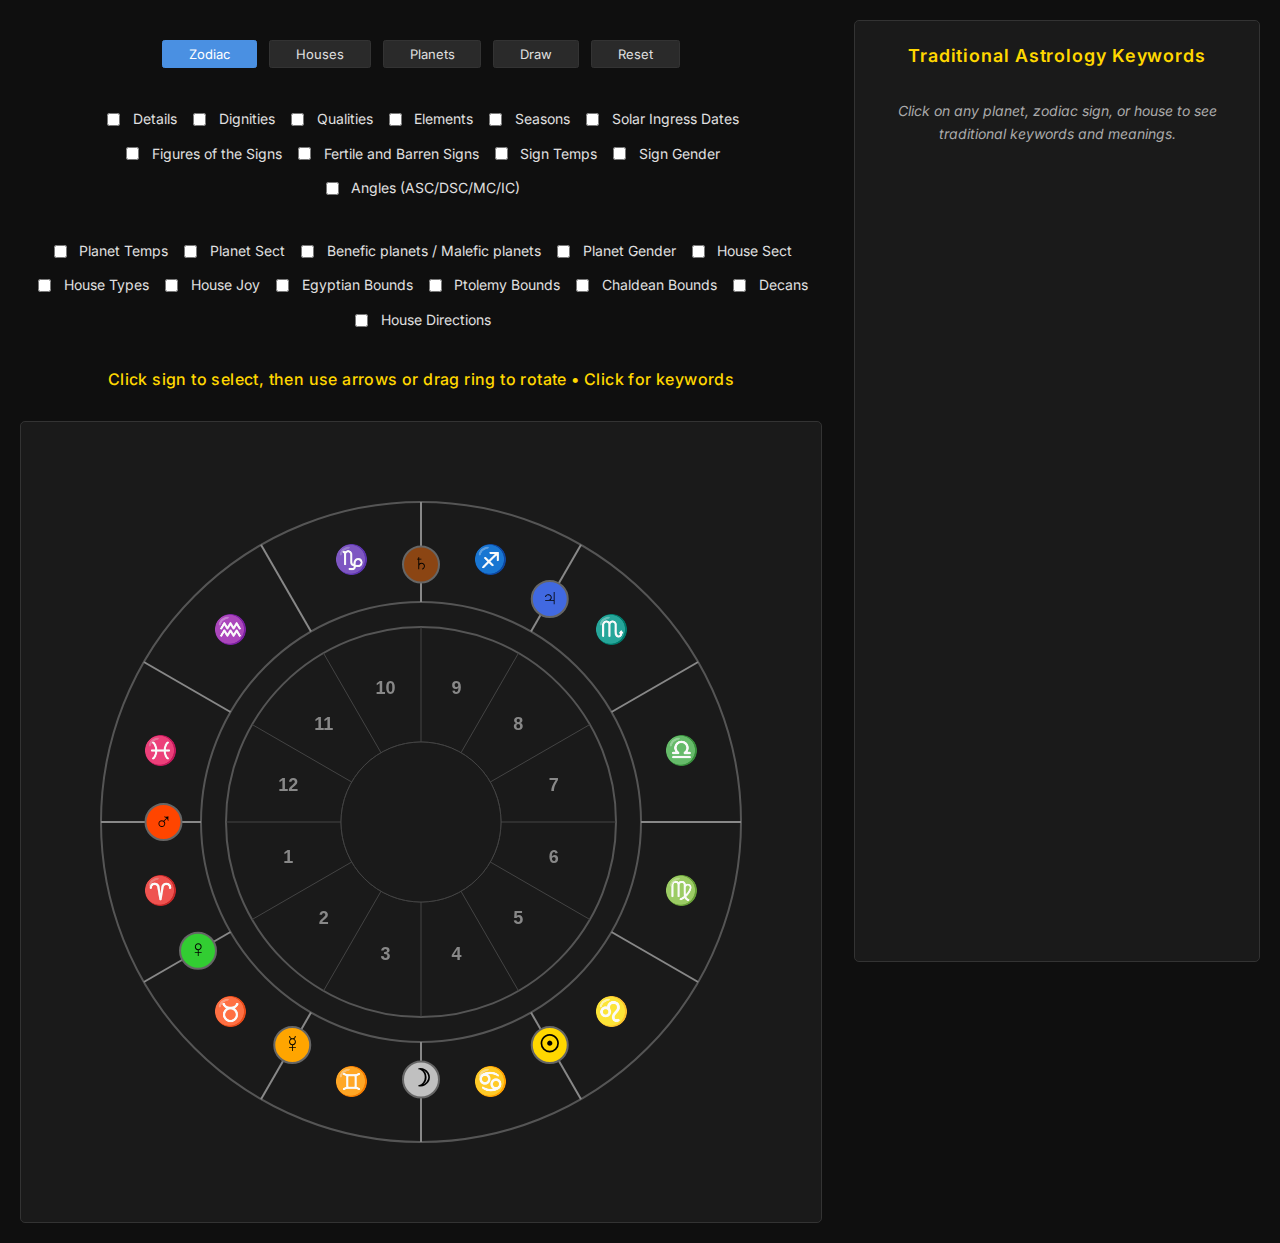
<file: AstroDomus/index.html>
<!DOCTYPE html>
<html lang="en">
<head>
    <meta charset="UTF-8">
    <meta name="viewport" content="width=device-width, initial-scale=1.0">
    <title>AstroDomus V3.6 - Traditional Astrology Chart</title>
    <link rel="stylesheet" href="style.css">
</head>
<body>
    <div class="container">
        <div class="chart-section">
            <div class="controls">
                <button id="zodiacBtn" class="active" onclick="setMode('zodiac')">Zodiac</button>
                <button id="housesBtn" onclick="setMode('houses')">Houses</button>
                <button id="planetsBtn" onclick="setMode('planets')">Planets</button>
                <button id="drawBtn" onclick="setMode('draw')">Draw</button>
                <button onclick="resetChart()">Reset</button>
                <select id="planetSelect" style="display:none;">
                    <option value="">Add Planet...</option>
                    <option value="☉">☉ Sun</option><option value="☽">☽ Moon</option><option value="☿">☿ Mercury</option>
                    <option value="♀">♀ Venus</option><option value="♂">♂ Mars</option><option value="♃">♃ Jupiter</option>
                    <option value="♄">♄ Saturn</option><option value="☊">☊ North Node</option><option value="☋">☋ South Node</option>
                    <option value="⦻">⦻ Part of Fortune</option>
                </select>
            </div>
            <div class="draw-controls" id="drawControls" style="display:none;">
                <label>Tool: 
                    <select id="drawTool">
                        <option value="pencil">Pencil</option>
                        <option value="line">Line</option>
                        <option value="eraser">Eraser</option>
                    </select>
                </label>
                <label>Color: <input type="color" id="drawColor" value="#FF6666"></label>
                <label>Size: <input type="range" id="drawSize" min="1" max="10" value="2"></label>
                <span id="sizeValue">2px</span>
                <button onclick="clearDrawing()">Clear Drawing</button>
            </div>
            <div class="controls">
                <label><input type="checkbox" id="showInfo"> Details</label>
                <label><input type="checkbox" id="showDignities"> Dignities</label>
                <label><input type="checkbox" id="showQualities"> Qualities</label>
                <label><input type="checkbox" id="showElements"> Elements</label>
                <label><input type="checkbox" id="showSeason"> Seasons</label>
                <label><input type="checkbox" id="showSolarIngress"> Solar Ingress Dates</label>
                <label><input type="checkbox" id="showFigureSigns"> Figures of the Signs</label>
                <label><input type="checkbox" id="showFertileBarren"> Fertile and Barren Signs</label>
                <label><input type="checkbox" id="showSignTemps"> Sign Temps</label>
                <label><input type="checkbox" id="showSignGenders"> Sign Gender</label>
                <label><input type="checkbox" id="showAngles"> Angles (ASC/DSC/MC/IC)</label>
            </div>
            <div class="controls">
                <label><input type="checkbox" id="showPlanetTemps"> Planet Temps</label>
                <label><input type="checkbox" id="showPlanetSect"> Planet Sect</label>
                <label><input type="checkbox" id="showBeneficMaleficPlanets"> Benefic planets / Malefic planets</label>
                <label><input type="checkbox" id="showPlanetGender"> Planet Gender</label>
                <label><input type="checkbox" id="showHouseSect"> House Sect</label>
                <label><input type="checkbox" id="showHouseTypes"> House Types</label>
                <label><input type="checkbox" id="showhouseJoy"> House Joy</label>
                <label><input type="checkbox" id="showEgyptianBounds"> Egyptian Bounds</label>
                <label><input type="checkbox" id="showPtolemyBounds"> Ptolemy Bounds</label>
                <label><input type="checkbox" id="showChaldeanBounds"> Chaldean Bounds</label>
                <label><input type="checkbox" id="showDecans"> Decans</label>
                <label><input type="checkbox" id="showDirections"> House Directions</label>
            </div>
            <div id="info">Select mode to interact with chart</div>
            <canvas id="chart" width="800" height="800"></canvas>
            <div class="eraser-indicator" id="eraserIndicator"></div>
        </div>
        <div class="keywords-section">
            <div class="keywords" id="keywordsPanel">
                <h3>Traditional Astrology Keywords</h3>
                <p>Click on any planet, zodiac sign, or house to see traditional keywords and meanings.</p>
            </div>
        </div>
    </div>

    <script>
// Professional Astrology Chart Engine - Refactored & Optimized
const AstrologyChart = (() => {
    // Core Configuration
    const CONFIG = {
        canvas: document.getElementById('chart'),
        ctx: document.getElementById('chart').getContext('2d'),
        center: 400,
        radii: {outer: 320, egyptian: 295, ptolemy: 270, chaldean: 245, decan: 220, inner: 195, aspect: 80},
        colors: {bg: '#0a0a0a', ring: '#333', text: '#fff', accent: '#FFD700', selected: '#FF6666', dim: '#666'}
    };

    // Application State
    let state = {
        mode: 'zodiac', isDragging: false, dragTarget: null, zodiacOffset: 0, lastZodiacAngle: 0,
        isDrawing: false, isErasing: false, drawingPaths: [], currentPath: [], lineStartPoint: null,
        selectedSign: null, selectedPlanet: null, ascendantOffset: 0, dragAngleControl: null
    };

    // Astrology Data Repository
    const ASTRO_DATA = {
        signs: ['♈','♉','♊','♋','♌','♍','♎','♏','♐','♑','♒','♓'],
        signNames: ['Aries','Taurus','Gemini','Cancer','Leo','Virgo','Libra','Scorpio','Sagittarius','Capricorn','Aquarius','Pisces'],
        seasons: ['Spring - Hot and Moist','Spring - Hot and Moist','Spring - Hot and Moist','Summer - Hot and Dry','Summer - Hot and Dry','Summer - Hot and Dry','Autumn - Cold and Dry','Autumn - Cold and Dry','Autumn - Cold and Dry','Winter - Cold and Moist','Winter - Cold and Moist','Winter - Cold and Moist'],
        qualities: ['Cardinal','Fixed','Mutable','Cardinal','Fixed','Mutable','Cardinal','Fixed','Mutable','Cardinal','Fixed','Mutable'],
        houseNames: ['1st House (Self) - Temple of Mercury','2nd House (Money) - Typhons dwelling','3rd House (Siblings) - Temple of the Moon','4th House (Home) - Temple of Saturn','5th House (Children)','6th House (Health)','7th House (Marriage)','8th House (Death) Typhons dwelling','9th House (Religion) - Temple of the Sun','10th House (Career) - Temple of Venus','11th House (Friends) - Temple of Jupiter','12th House (Hidden)'],
        decans: [['♂','☉','♀'],['☿','☽','♄'],['♃','♂','☉'],['♀','☿','☽'],['♄','♃','♂'],['☉','♀','☿'],['☽','♄','♃'],['♂','☉','♀'],['☿','☽','♄'],['♃','♂','☉'],['♀','☿','☽'],['♄','♃','♂']],
        solarIngress: ['Mar 21 - Apr 19','Apr 20 - May 20','May 21 - Jun 20','Jun 21 - Jul 22','Jul 23 - Aug 22','Aug 23 - Sep 22','Sep 23 - Oct 22','Oct 23 - Nov 21','Nov 22 - Dec 21','Dec 22 - Jan 19','Jan 20 - Feb 18','Feb 19 - Mar 20'],
        figureSigns: ['Bestial','Bestial','Human','Aquatic','Bestial','Human','Human','Aquatic','Half-Beast Half-Human','Half-Beast Half-Human','Human','Aquatic'],
        fertileBarren: ['Moderately Barren','Moderately Fertile','Fertile','Fertile','Barren','Barren','Moderately Fertile','Fertile','Moderately Fertile','Moderately Barren','Moderately Barren','Fertile'],
        elements: ['Fire','Earth','Air','Water','Fire','Earth','Air','Water','Fire','Earth','Air','Water'],
        signTemps: ['Choleric','Melancholic','Sanguine','Phlegmatic','Choleric','Melancholic','Sanguine','Phlegmatic','Choleric','Melancholic','Sanguine','Phlegmatic'],
        signGenders: ['Male','Female','Male','Female','Male','Female','Male','Female','Male','Female','Male','Female'],
        houseDirections: ['East','East-Northeast','Northeast','North','North-Northwest','Northwest','West','West-Southwest','Southwest','South','South-Southeast','Southeast'],
        planetTemps: {'☉':'Choleric','☽':'Phlegmatic','☿':'V','♀':'Sanguine/Phlegmatic','♂':'Choleric','♃':'Sanguine','♄':'Melancholic','☊':'V','☋':'V','⦻':'V'},
        planetSect: {'☉':'Diurnal','☽':'Nocturnal ','☿':'C','♀':'Nocturnal','♂':'Diurnal','♃':'Diurnal','♄':'Diurnal','☊':'Nocturnal','☋':'Diurnal','⦻':'C'},
        beneficMaleficPlanets: {'☉':'','☽':'','☿':'','♀':'Benefic','♂':'Malefic','♃':'Benefic','♄':'Malefic','☊':'','☋':'','⦻':'C'},
        planetGender: {'☉':'Male','☽':'Female','☿':'N','♀':'Female','♂':'Male','♃':'Male','♄':'Male','☊':'N','☋':'N','⦻':'N'},
        houseSect: ['Nocturnal','Nocturnal','Nocturnal','Nocturnal','Nocturnal','Nocturnal','Diurnal','Diurnal','Diurnal','Diurnal','Diurnal','Diurnal'],
        houseTypes: ['Angular','Succedent','Cadent','Angular','Succedent','Cadent','Angular','Succedent','Cadent','Angular','Succedent','Cadent'],
        houseJoy: ['Joy ☿ (Mercury)','','Joy ☽ (Moon)','','Joy ♀ (Venus)','Joy ♂ (Mars)','','','Joy ☉ (Sun)','','Joy ♃ (Jupiter)','Joy ♄ (Saturn)'],
        rulers: {0:'♂',1:'♀',2:'☿',3:'☽',4:'☉',5:'☿',6:'♀',7:'♂',8:'♃',9:'♄',10:'♄',11:'♃'},
        exaltations: {0:'☉',1:'☽',2:'☊',5:'☿',6:'♄',8:'☋',9:'♂',11:'♀'},
        detriments: {0:'♀',1:'♂',2:'♃',3:'♄',4:'♄',5:'♃',6:'♂',7:'♀',8:'☿',9:'☽',10:'☉',11:'☿'},
        falls: {2:'☋',5:'♀',6:'☉',8:'☊',9:'☽',11:'☿'},
        egyptianBounds: [[['♃',6],['♀',12],['☿',20],['♂',25],['♄',30]],[['♀',8],['☿',14],['♃',22],['♄',27],['♂',30]],[['☿',6],['♃',12],['♀',17],['♂',24],['♄',30]],[['♂',7],['♀',13],['☿',19],['♃',26],['♄',30]],[['♃',6],['♀',11],['♄',18],['☿',24],['♂',30]],[['☿',7],['♀',17],['♃',21],['♂',28],['♄',30]],[['♄',6],['☿',14],['♃',21],['♀',28],['♂',30]],[['♂',7],['♀',11],['☿',19],['♃',24],['♄',30]],[['♃',12],['♀',17],['☿',21],['♄',26],['♂',30]],[['♀',6],['☿',12],['♃',19],['♂',25],['♄',30]],[['♄',6],['☿',12],['♀',20],['♃',25],['♂',30]],[['♀',12],['♃',16],['☿',19],['♂',28],['♄',30]]],
        ptolemyBounds: [[['♃',6],['♀',14],['☿',21],['♂',26],['♄',30]],[['♀',8],['☿',15],['♃',22],['♄',26],['♂',30]],[['☿',7],['♃',14],['♀',21],['♄',25],['♂',30]],[['♂',6],['♃',13],['☿',20],['♀',27],['♄',30]],[['♃',6],['♀',13],['♄',19],['☿',25],['♂',30]],[['☿',7],['♀',13],['♃',18],['♄',24],['♂',30]],[['♄',6],['♀',11],['♃',19],['☿',24],['♂',30]],[['♂',6],['♃',14],['♀',21],['☿',27],['♄',30]],[['♃',8],['♀',14],['☿',19],['♄',25],['♂',30]],[['♀',6],['☿',12],['♃',19],['♂',25],['♄',30]],[['☿',7],['♀',13],['♃',20],['♂',25],['♄',30]],[['♀',8],['♃',14],['☿',20],['♂',26],['♄',30]]],
        chaldeanBounds: [[['♂',6],['☉',12],['♀',20],['☿',25],['♄',30]],[['♀',8],['☿',15],['☽',22],['♄',26],['♂',30]],[['☿',6],['♃',13],['♀',17],['♄',24],['♂',30]],[['♂',6],['♀',12],['☽',18],['♃',24],['♄',30]],[['♄',6],['☿',13],['♀',19],['♃',25],['♂',30]],[['☿',6],['♀',12],['♃',18],['♄',24],['♂',30]],[['♄',6],['♀',11],['♃',16],['☿',24],['♂',30]],[['♂',6],['♀',14],['☿',21],['♃',27],['♄',30]],[['♃',8],['♀',13],['☿',18],['♄',26],['♂',30]],[['♀',6],['☿',11],['♃',16],['♂',23],['♄',30]],[['☿',6],['♀',12],['♃',20],['♂',24],['♄',30]],[['♀',8],['♃',13],['☿',17],['♂',23],['♄',30]]]
    };

    let planets = [{symbol:'☉',name:'Sun',angle:120,color:'#FFD700'},{symbol:'☽',name:'Moon',angle:90,color:'#C0C0C0'},{symbol:'♂',name:'Mars',angle:0,color:'#FF4500'},{symbol:'♀',name:'Venus',angle:30,color:'#32CD32'},{symbol:'☿',name:'Mercury',angle:60,color:'#FFA500'},{symbol:'♃',name:'Jupiter',angle:240,color:'#4169E1'},{symbol:'♄',name:'Saturn',angle:270,color:'#8B4513'}];

    const keywords = {signs:{'Aries':['Cardinal Fire','Hot & Dry','Choleric','Masculine','Diurnal','Spring Equinox','Ram','Head & Face','Initiative','Commanding','Mars Domicile','Sun Exaltation','Eastern','Moveable','Bestial'],'Taurus':['Fixed Earth','Cold & Dry','Melancholic','Feminine','Nocturnal','Spring','Bull','Neck & Throat','Stability','Possessions','Venus Domicile','Moon Exaltation','Southern','Solid','Four-footed'],'Gemini':['Mutable Air','Hot & Moist','Sanguine','Masculine','Diurnal','Late Spring','Twins','Arms & Hands','Communication','Versatility','Mercury Domicile','North Node Exalt','Western','Bicorporeal','Human'],'Cancer':['Cardinal Water','Cold & Moist','Phlegmatic','Feminine','Nocturnal','Summer Solstice','Crab','Breast & Stomach','Home','Mother','Moon Domicile','Jupiter Traditional','Northern','Tropical','Mute'],'Leo':['Fixed Fire','Hot & Dry','Choleric','Masculine','Diurnal','Midsummer','Lion','Heart & Back','Royalty','Authority','Sun Domicile','No Exaltation','Eastern','Commanding','Bestial'],'Virgo':['Mutable Earth','Cold & Dry','Melancholic','Feminine','Nocturnal','Late Summer','Virgin','Belly & Intestines','Service','Analysis','Mercury Domicile','Mercury Exaltation','Southern','Barren','Human'],'Libra':['Cardinal Air','Hot & Moist','Sanguine','Masculine','Diurnal','Autumn Equinox','Scales','Kidneys & Lumbar','Balance','Justice','Venus Domicile','Saturn Exaltation','Western','Moveable','Human'],'Scorpio':['Fixed Water','Cold & Moist','Phlegmatic','Feminine','Nocturnal','Autumn','Scorpion','Genitals','Death','Transformation','Mars Domicile','South Node Exalt','Northern','Fruitful','Reptile'],'Sagittarius':['Mutable Fire','Hot & Dry','Choleric','Masculine','Diurnal','Late Autumn','Centaur','Thighs & Hips','Philosophy','Religion','Jupiter Domicile','No Exaltation','Eastern','Bicorporeal','Four-footed'],'Capricorn':['Cardinal Earth','Cold & Dry','Melancholic','Feminine','Nocturnal','Winter Solstice','Goat','Knees','Authority','Structure','Saturn Domicile','Mars Exaltation','Southern','Tropical','Four-footed'],'Aquarius':['Fixed Air','Hot & Moist','Sanguine','Masculine','Diurnal','Midwinter','Water-bearer','Calves & Ankles','Friendship','Groups','Saturn Domicile','No Exaltation','Western','Human','Rational'],'Pisces':['Mutable Water','Cold & Moist','Phlegmatic','Feminine','Nocturnal','Late Winter','Fishes','Feet','Compassion','Sacrifice','Jupiter Domicile','Venus Exaltation','Northern','Bicorporeal','Mute']},planets:{'Sun':['Greater Luminary','Hot & Dry','Choleric','Masculine','Gold','Leo Ruler','Aries Exalted','Father','King','Authority','Vitality','Honor','Government','Right Eye','Spirit'],'Moon':['Lesser Luminary','Cold & Moist','Phlegmatic','Feminine','Silver','Cancer Ruler','Taurus Exalted','Mother','Queen','Body','Fluctuation','Memory','Common People','Left Eye','Soul'],'Mercury':['Neutral Planet','Convertible','Convertible','Neutral','Quicksilver','Gemini/Virgo Ruler','Virgo Exalted','Messenger','Youth','Learning','Speech','Commerce','Writing','Siblings','Swift'],'Venus':['Lesser Benefic','Cold & Moist','Phlegmatic','Feminine','Copper','Taurus/Libra Ruler','Pisces Exalted','Love','Beauty','Pleasure','Women','Art','Music','Marriage','Harmony'],'Mars':['Lesser Malefic','Hot & Dry','Choleric','Masculine','Iron','Aries/Scorpio Ruler','Capricorn Exalted','War','Strife','Courage','Surgery','Iron','Soldiers','Cutting','Violence'],'Jupiter':['Greater Benefic','Hot & Moist','Sanguine','Masculine','Tin','Sagittarius/Pisces Ruler','Cancer Traditional','Wisdom','Religion','Fortune','Expansion','Law','Philosophy','Priests','Judges'],'Saturn':['Greater Malefic','Cold & Dry','Melancholic','Masculine','Lead','Capricorn/Aquarius Ruler','Libra Exalted','Time','Limitation','Discipline','Old Age','Hardship','Agriculture','Patience','Wisdom']},houses:{'1st':['Angular House','House of Life','Ascendant','Self','Body','Appearance','Vitality','Character','Native','Health','Temperament','Life Force','Beginning of Life','Personal Manner','Constitution'],'2nd':['Succedent House','Gate of Hades','Possessions','Moveable Goods','Money','Substance','Profit','Gain','Resources','Food','Clothing','Personal Property','Wealth','Material Security','Earnings'],'3rd':['Cadent House','House of Goddess','Siblings','Brethren','Short Journeys','Letters','Messages','Moon Joy','Neighbors','Reports','Communications','Local Travel','Religious Worship','Small Travels','Announcements'],'4th':['Angular House','Angle of Earth','Father','Parents','Ancestry','Land','Real Estate','End of Life','Grave','Hidden Treasure','Foundations','Inheritance from Father','Old Age','Private Affairs','Homeland'],'5th':['Succedent House','House of Good Fortune','Children','Offspring','Pregnancy','Venus Joy','Pleasure','Entertainment','Good Fortune','Gifts','Legacies','Recreation','Creative Works','Procreation','Joy'],'6th':['Cadent House','House of Bad Fortune','Illness','Sickness','Servants','Slaves','Small Animals','Mars Joy','Enemies','Work','Service','Bad Fortune','Injury','Laborers','Misfortune'],'7th':['Angular House','Angle of West','Marriage','Spouse','Partnerships','Open Enemies','Others','Legal Opponents','Contracts','War','Lawsuits','Public Relations','Competitors','Thieves','Fugitives'],'8th':['Succedent House','House of Death','Death','Wills','Legacies','Others Money','Saturn Joy','Inheritance','Debt','Taxes','Partners Resources','Fear','Anxiety','Transformation','Occult Sciences'],'9th':['Cadent House','House of God','Religion','Philosophy','Long Journeys','Foreign Lands','Sun Joy','Dreams','Visions','Higher Learning','Prophecy','Wisdom','Spiritual Matters','Foreign Affairs','Publishing'],'10th':['Angular House','House of Honor','Midheaven','Mother','Career','Reputation','Honor','Authority','Government','Fame','Public Standing','Achievement','Kingdom','Dignity','Social Position'],'11th':['Succedent House','House of Good Spirit','Friends','Hope','Good Fortune','Jupiter Joy','Benefactors','Allies','Good Daemon','Counselors','Trust','Praise','Acquisition','Assistants','Social Groups'],'12th':['Cadent House','House of Bad Spirit','Hidden Enemies','Secret Foes','Large Animals','Imprisonment','Exile','Sorrow','Self-Undoing','Bad Spirit','Affliction','Witchcraft','Secret Sorrows','Private Enemies','Confinement']}};

    // Math Utilities
    const Utils = {
        degToRad: deg => deg * Math.PI / 180,
        radToDeg: rad => rad * 180 / Math.PI,
        getPlanetPos: angle => {const astroAngle = 180 - angle, rad = Utils.degToRad(astroAngle), r = (CONFIG.radii.inner + CONFIG.radii.outer) / 2; return {x: CONFIG.center + Math.cos(rad) * r, y: CONFIG.center + Math.sin(rad) * r};},
        getAngleFromPos: (x, y) => {const dx = x - CONFIG.center, dy = y - CONFIG.center, angle = 180 - Utils.radToDeg(Math.atan2(dy, dx)); return ((angle % 360) + 360) % 360;},
        getSignFromAngle: angle => Math.floor(((angle - state.zodiacOffset + 360) % 360) / 30),
        getHouseFromAngle: angle => Math.floor(((angle + 360) % 360) / 30),
        getDignity: (planetSymbol, signIndex) => {if(ASTRO_DATA.rulers[signIndex] === planetSymbol) return 'Domicile'; if(ASTRO_DATA.exaltations[signIndex] === planetSymbol) return 'Exaltation'; if(ASTRO_DATA.detriments[signIndex] === planetSymbol) return 'Detriment'; if(ASTRO_DATA.falls[signIndex] === planetSymbol) return 'Fall'; return 'Peregrine';},
        getDignityColor: dignity => ({Domicile:'#00FF00',Exaltation:'#FFD700',Detriment:'#FF6666',Fall:'#FF4444',Peregrine:'#CCCCCC'})[dignity],
        getMousePos: e => {const rect = CONFIG.canvas.getBoundingClientRect(); return {x: e.clientX - rect.left, y: e.clientY - rect.top};}
    };

    // Hit Detection System
    const HitDetection = {
        getPlanetAt: (x, y) => {for(let i = planets.length - 1; i >= 0; i--) {const pos = Utils.getPlanetPos(planets[i].angle), distance = Math.sqrt((x - pos.x) ** 2 + (y - pos.y) ** 2); if(distance < 25) return {planet: planets[i], index: i};} return null;},
        getSignAt: (x, y) => {const distance = Math.sqrt((x - CONFIG.center) ** 2 + (y - CONFIG.center) ** 2); return (distance >= CONFIG.radii.decan && distance <= CONFIG.radii.outer) ? Utils.getSignFromAngle(Utils.getAngleFromPos(x, y)) : null;},
        getHouseAt: (x, y) => {const distance = Math.sqrt((x - CONFIG.center) ** 2 + (y - CONFIG.center) ** 2); return distance <= CONFIG.radii.inner ? Utils.getHouseFromAngle(Utils.getAngleFromPos(x, y)) : null;},
        isInZodiacRing: (x, y) => {const distance = Math.sqrt((x - CONFIG.center) ** 2 + (y - CONFIG.center) ** 2); return distance >= CONFIG.radii.decan && distance <= CONFIG.radii.outer;},
        getAngleControlAt: (x, y) => {if(!document.getElementById('showAngles').checked) return null; const controls = Renderer.getAngleControlPoints(); for(const [name, pos] of Object.entries(controls)) {const distance = Math.sqrt((x - pos.x) ** 2 + (y - pos.y) ** 2); if(distance < 12) return name;} return null;}
    };

    // Drawing System
    const DrawingSystem = {
        getDistanceToLine: (px, py, x1, y1, x2, y2) => {const A = px - x1, B = py - y1, C = x2 - x1, D = y2 - y1, dot = A * C + B * D, lenSq = C * C + D * D; if(lenSq === 0) return Math.sqrt(A * A + B * B); const param = Math.max(0, Math.min(1, dot / lenSq)), xx = x1 + param * C, yy = y1 + param * D; return Math.sqrt((px - xx) ** 2 + (py - yy) ** 2);},
        eraseAtPoint: (x, y, eraserSize) => {const eraserRadius = eraserSize, pathsToRemove = [], newPathsToAdd = []; state.drawingPaths.forEach((path, pathIndex) => {if(path[0]?.type === 'line') {if(path.length >= 2 && DrawingSystem.getDistanceToLine(x, y, path[0].x, path[0].y, path[path.length - 1].x, path[path.length - 1].y) <= eraserRadius / 2) pathsToRemove.push(pathIndex);} else {const segments = []; let currentSegment = []; path.forEach(point => {const distance = Math.sqrt((x - point.x) ** 2 + (y - point.y) ** 2); if(distance > eraserRadius) currentSegment.push(point); else {if(currentSegment.length > 1) segments.push([...currentSegment]); currentSegment = [];}}); if(currentSegment.length > 1) segments.push(currentSegment); if(segments.length === 0) pathsToRemove.push(pathIndex); else if(segments.length > 1 || segments[0].length !== path.length) {pathsToRemove.push(pathIndex); newPathsToAdd.push(...segments);}}}); pathsToRemove.reverse().forEach(index => state.drawingPaths.splice(index, 1)); state.drawingPaths.push(...newPathsToAdd);},
        drawPaths: () => {state.drawingPaths.forEach(path => {if(path.length < 2) return; CONFIG.ctx.strokeStyle = path[0].color; CONFIG.ctx.lineWidth = path[0].size; CONFIG.ctx.lineCap = 'round'; CONFIG.ctx.lineJoin = 'round'; CONFIG.ctx.beginPath(); if(path[0].type === 'line') {CONFIG.ctx.moveTo(path[0].x, path[0].y); CONFIG.ctx.lineTo(path[path.length - 1].x, path[path.length - 1].y);} else {CONFIG.ctx.moveTo(path[0].x, path[0].y); for(let i = 1; i < path.length; i++) CONFIG.ctx.lineTo(path[i].x, path[i].y);} CONFIG.ctx.stroke();});},
        updateEraserIndicator: (x, y) => {const indicator = document.getElementById('eraserIndicator'), tool = document.getElementById('drawTool').value, eraserSize = parseInt(document.getElementById('drawSize').value); if(tool === 'eraser' && state.mode === 'draw') {const rect = CONFIG.canvas.getBoundingClientRect(), canvasX = rect.left + window.scrollX, canvasY = rect.top + window.scrollY; Object.assign(indicator.style, {left: (canvasX + x - eraserSize * 2) + 'px', top: (canvasY + y - eraserSize * 2) + 'px', width: (eraserSize * 4) + 'px', height: (eraserSize * 4) + 'px', display: 'block'});} else indicator.style.display = 'none';}
    };

    // Professional Rendering Engine (Bounds)
    const Renderer = {
        getAngleControlPoints: () => {const ascAngle = Utils.degToRad(180 - state.ascendantOffset), mcAngle = Utils.degToRad(180 - state.ascendantOffset - 270), controlRadius = CONFIG.radii.outer + 15; return {asc: {x: CONFIG.center + Math.cos(ascAngle) * controlRadius, y: CONFIG.center + Math.sin(ascAngle) * controlRadius}, dsc: {x: CONFIG.center - Math.cos(ascAngle) * controlRadius, y: CONFIG.center - Math.sin(ascAngle) * controlRadius}, mc: {x: CONFIG.center + Math.cos(mcAngle) * controlRadius, y: CONFIG.center + Math.sin(mcAngle) * controlRadius}, ic: {x: CONFIG.center - Math.cos(mcAngle) * controlRadius, y: CONFIG.center - Math.sin(mcAngle) * controlRadius}};},
        drawBoundsSystem: (boundsData, outerRadius, innerRadius, systemName, color) => {for(let i = 0; i < 12; i++) {const bounds = boundsData[i]; let prevDegree = 0; bounds.forEach(([planet, degree]) => {const startAngle = Utils.degToRad(180 - (i * 30 + prevDegree) - state.zodiacOffset), endAngle = Utils.degToRad(180 - (i * 30 + degree) - state.zodiacOffset); CONFIG.ctx.strokeStyle = color; CONFIG.ctx.lineWidth = 1; CONFIG.ctx.beginPath(); CONFIG.ctx.arc(CONFIG.center, CONFIG.center, outerRadius, startAngle, endAngle); CONFIG.ctx.stroke(); CONFIG.ctx.beginPath(); CONFIG.ctx.moveTo(CONFIG.center + Math.cos(endAngle) * innerRadius, CONFIG.center + Math.sin(endAngle) * innerRadius); CONFIG.ctx.lineTo(CONFIG.center + Math.cos(endAngle) * outerRadius, CONFIG.center + Math.sin(endAngle) * outerRadius); CONFIG.ctx.stroke(); const midAngle = (startAngle + endAngle) / 2, textRadius = (outerRadius + innerRadius) / 2, x = CONFIG.center + Math.cos(midAngle) * textRadius, y = CONFIG.center + Math.sin(midAngle) * textRadius; CONFIG.ctx.fillStyle = color; CONFIG.ctx.font = 'bold 25px Arial'; CONFIG.ctx.textAlign = 'center'; CONFIG.ctx.textBaseline = 'middle'; CONFIG.ctx.fillText(planet, x, y); prevDegree = degree;});}},
        drawChart: () => {
            CONFIG.ctx.clearRect(0, 0, CONFIG.canvas.width, CONFIG.canvas.height);
            
            CONFIG.ctx.strokeStyle = '#555'; CONFIG.ctx.lineWidth = 2; [CONFIG.radii.outer, CONFIG.radii.decan, CONFIG.radii.inner].forEach(r => {CONFIG.ctx.beginPath(); CONFIG.ctx.arc(CONFIG.center, CONFIG.center, r, 0, Math.PI * 2); CONFIG.ctx.stroke();}); CONFIG.ctx.strokeStyle = '#444'; CONFIG.ctx.lineWidth = 1; CONFIG.ctx.beginPath(); CONFIG.ctx.arc(CONFIG.center, CONFIG.center, CONFIG.radii.aspect, 0, Math.PI * 2); CONFIG.ctx.stroke();
            
            if(document.getElementById('showEgyptianBounds').checked) {CONFIG.ctx.strokeStyle = CONFIG.colors.dim; CONFIG.ctx.lineWidth = 1; CONFIG.ctx.beginPath(); CONFIG.ctx.arc(CONFIG.center, CONFIG.center, CONFIG.radii.egyptian, 0, Math.PI * 2); CONFIG.ctx.stroke(); Renderer.drawBoundsSystem(ASTRO_DATA.egyptianBounds, CONFIG.radii.outer, CONFIG.radii.egyptian, 'Egyptian', '#8B4513');}
            if(document.getElementById('showPtolemyBounds').checked) {CONFIG.ctx.strokeStyle = CONFIG.colors.dim; CONFIG.ctx.lineWidth = 1; CONFIG.ctx.beginPath(); CONFIG.ctx.arc(CONFIG.center, CONFIG.center, CONFIG.radii.ptolemy, 0, Math.PI * 2); CONFIG.ctx.stroke(); Renderer.drawBoundsSystem(ASTRO_DATA.ptolemyBounds, CONFIG.radii.egyptian, CONFIG.radii.ptolemy, 'Ptolemy', '#4682B4');}
            if(document.getElementById('showChaldeanBounds').checked) {CONFIG.ctx.strokeStyle = CONFIG.colors.dim; CONFIG.ctx.lineWidth = 1; CONFIG.ctx.beginPath(); CONFIG.ctx.arc(CONFIG.center, CONFIG.center, CONFIG.radii.chaldean, 0, Math.PI * 2); CONFIG.ctx.stroke(); Renderer.drawBoundsSystem(ASTRO_DATA.chaldeanBounds, CONFIG.radii.ptolemy, CONFIG.radii.chaldean, 'Chaldean', '#6A5ACD');}
            
            if(document.getElementById('showAngles').checked) {const ascAngle = Utils.degToRad(180 - state.ascendantOffset), mcAngle = Utils.degToRad(180 - state.ascendantOffset - 270), controls = Renderer.getAngleControlPoints(); CONFIG.ctx.strokeStyle = '#FFD700'; CONFIG.ctx.lineWidth = 3; CONFIG.ctx.beginPath(); CONFIG.ctx.moveTo(controls.asc.x, controls.asc.y); CONFIG.ctx.lineTo(controls.dsc.x, controls.dsc.y); CONFIG.ctx.stroke(); CONFIG.ctx.beginPath(); CONFIG.ctx.moveTo(controls.mc.x, controls.mc.y); CONFIG.ctx.lineTo(controls.ic.x, controls.ic.y); CONFIG.ctx.stroke(); CONFIG.ctx.fillStyle = '#FFD700'; CONFIG.ctx.strokeStyle = '#FFD700'; CONFIG.ctx.lineWidth = 2; Object.values(controls).forEach(control => {CONFIG.ctx.beginPath(); CONFIG.ctx.arc(control.x, control.y, 8, 0, Math.PI * 2); CONFIG.ctx.fill(); CONFIG.ctx.stroke();}); const ascSignIndex = Utils.getSignFromAngle(state.ascendantOffset), ascDegree = Math.floor((state.ascendantOffset - state.zodiacOffset + 360) % 30), dscSignIndex = Utils.getSignFromAngle((state.ascendantOffset + 180) % 360), dscDegree = Math.floor(((state.ascendantOffset + 180) - state.zodiacOffset + 360) % 30), mcSignIndex = Utils.getSignFromAngle((state.ascendantOffset + 270) % 360), mcDegree = Math.floor(((state.ascendantOffset + 270) - state.zodiacOffset + 360) % 30), icSignIndex = Utils.getSignFromAngle((state.ascendantOffset + 90) % 360), icDegree = Math.floor(((state.ascendantOffset + 90) - state.zodiacOffset + 360) % 30); CONFIG.ctx.fillStyle = '#FFD700'; CONFIG.ctx.font = 'bold 12px Arial'; CONFIG.ctx.textAlign = 'center'; CONFIG.ctx.textBaseline = 'middle'; const labelOffset = 30; CONFIG.ctx.fillText(`ASC - (East) ${ASTRO_DATA.signNames[ascSignIndex]} ${ascDegree}°`, controls.asc.x, controls.asc.y + labelOffset); CONFIG.ctx.fillText(`DSC - (West) ${ASTRO_DATA.signNames[dscSignIndex]} ${dscDegree}°`, controls.dsc.x, controls.dsc.y + labelOffset); CONFIG.ctx.fillText(`MC - (South) ${ASTRO_DATA.signNames[mcSignIndex]} ${mcDegree}°`, controls.mc.x, controls.mc.y - labelOffset); CONFIG.ctx.fillText(`IC - (North) ${ASTRO_DATA.signNames[icSignIndex]} ${icDegree}°`, controls.ic.x, controls.ic.y - labelOffset);}
            
            for(let i = 0; i < 12; i++) {const startAngle = Utils.degToRad(180 - (i * 30) - state.zodiacOffset), midAngle = Utils.degToRad(180 - (i * 30 + 15) - state.zodiacOffset), isSelected = state.selectedSign === i; CONFIG.ctx.strokeStyle = state.mode === 'zodiac' ? (isSelected ? '#FF6666' : '#888') : '#444'; CONFIG.ctx.lineWidth = state.mode === 'zodiac' ? (isSelected ? 3 : 2) : 1; CONFIG.ctx.beginPath(); CONFIG.ctx.moveTo(CONFIG.center + Math.cos(startAngle) * CONFIG.radii.decan, CONFIG.center + Math.sin(startAngle) * CONFIG.radii.decan); CONFIG.ctx.lineTo(CONFIG.center + Math.cos(startAngle) * CONFIG.radii.outer, CONFIG.center + Math.sin(startAngle) * CONFIG.radii.outer); CONFIG.ctx.stroke(); const signR = (CONFIG.radii.decan + CONFIG.radii.outer) / 2, x = CONFIG.center + Math.cos(midAngle) * signR, y = CONFIG.center + Math.sin(midAngle) * signR; CONFIG.ctx.fillStyle = isSelected ? '#FF6666' : '#FFD700'; CONFIG.ctx.font = 'bold 28px Arial'; CONFIG.ctx.textAlign = 'center'; CONFIG.ctx.textBaseline = 'middle'; CONFIG.ctx.fillText(ASTRO_DATA.signs[i], x, y); let yOffset = 20; if(document.getElementById('showDignities').checked) {CONFIG.ctx.font = '18px Arial'; CONFIG.ctx.fillStyle = '#ccc'; let dignityText = ''; if(ASTRO_DATA.rulers[i]) dignityText += '♦' + ASTRO_DATA.rulers[i]; if(ASTRO_DATA.exaltations[i]) dignityText += ' ▲' + ASTRO_DATA.exaltations[i]; if(dignityText) {CONFIG.ctx.fillText(dignityText, x, y + yOffset); yOffset += 15;}} const checks = [[document.getElementById('showQualities').checked, ASTRO_DATA.qualities[i]], [document.getElementById('showElements').checked, ASTRO_DATA.elements[i]], [document.getElementById('showSeason').checked, ASTRO_DATA.seasons[i]], [document.getElementById('showSolarIngress').checked, ASTRO_DATA.solarIngress[i]], [document.getElementById('showFigureSigns').checked, ASTRO_DATA.figureSigns[i]], [document.getElementById('showFertileBarren').checked, ASTRO_DATA.fertileBarren[i]], [document.getElementById('showSignTemps').checked, ASTRO_DATA.signTemps[i]], [document.getElementById('showSignGenders').checked, ASTRO_DATA.signGenders[i]]]; const infoText = checks.filter(c => c[0]).map(c => c[1]).join('|'); if(infoText) {CONFIG.ctx.font = '12px Arial'; CONFIG.ctx.fillStyle = '#ccc'; CONFIG.ctx.fillText(infoText, x, y + yOffset); yOffset += 12;}}
            
            if(document.getElementById('showDecans').checked) {for(let i = 0; i < 12; i++) {for(let d = 0; d < 3; d++) {const decanAngle = Utils.degToRad(180 - (i * 30 + d * 10) - state.zodiacOffset); CONFIG.ctx.strokeStyle = '#666'; CONFIG.ctx.lineWidth = 1; CONFIG.ctx.beginPath(); CONFIG.ctx.moveTo(CONFIG.center + Math.cos(decanAngle) * CONFIG.radii.inner, CONFIG.center + Math.sin(decanAngle) * CONFIG.radii.inner); CONFIG.ctx.lineTo(CONFIG.center + Math.cos(decanAngle) * CONFIG.radii.decan, CONFIG.center + Math.sin(decanAngle) * CONFIG.radii.decan); CONFIG.ctx.stroke(); const decanMidAngle = Utils.degToRad(180 - (i * 30 + d * 10 + 5) - state.zodiacOffset), decanRadius = (CONFIG.radii.inner + CONFIG.radii.decan) / 2, dx = CONFIG.center + Math.cos(decanMidAngle) * decanRadius, dy = CONFIG.center + Math.sin(decanMidAngle) * decanRadius; CONFIG.ctx.fillStyle = '#87CEEB'; CONFIG.ctx.font = 'bold 20px Arial'; CONFIG.ctx.textAlign = 'center'; CONFIG.ctx.textBaseline = 'middle'; CONFIG.ctx.fillText(ASTRO_DATA.decans[i][d], dx, dy);}}}
            
            for(let i = 0; i < 12; i++) {const angle = Utils.degToRad(180 - (i * 30)); CONFIG.ctx.strokeStyle = state.mode === 'houses' ? '#FF6666' : '#444'; CONFIG.ctx.lineWidth = state.mode === 'houses' ? 2 : 1; CONFIG.ctx.beginPath(); CONFIG.ctx.moveTo(CONFIG.center + Math.cos(angle) * CONFIG.radii.aspect, CONFIG.center + Math.sin(angle) * CONFIG.radii.aspect); CONFIG.ctx.lineTo(CONFIG.center + Math.cos(angle) * CONFIG.radii.inner, CONFIG.center + Math.sin(angle) * CONFIG.radii.inner); CONFIG.ctx.stroke(); const houseR = (CONFIG.radii.aspect + CONFIG.radii.inner) / 2, midAngle = Utils.degToRad(180 - (i * 30 + 15)), x = CONFIG.center + Math.cos(midAngle) * houseR, y = CONFIG.center + Math.sin(midAngle) * houseR; CONFIG.ctx.fillStyle = state.mode === 'houses' ? '#FF6666' : '#888'; CONFIG.ctx.font = 'bold 18px Arial'; CONFIG.ctx.textAlign = 'center'; CONFIG.ctx.textBaseline = 'middle'; CONFIG.ctx.fillText((i + 1).toString(), x, y); let yOffset = 15; if(document.getElementById('showHouseSect').checked) {CONFIG.ctx.font = '14px Arial'; CONFIG.ctx.fillStyle = '#ff9999'; CONFIG.ctx.fillText(ASTRO_DATA.houseSect[i], x, y + yOffset); yOffset += 12;} if(document.getElementById('showHouseTypes').checked) {CONFIG.ctx.font = '14px Arial'; CONFIG.ctx.fillStyle = '#90ee90'; CONFIG.ctx.fillText(ASTRO_DATA.houseTypes[i], x, y + yOffset); yOffset += 12;} if(document.getElementById('showhouseJoy').checked) {CONFIG.ctx.font = '14px Arial'; CONFIG.ctx.fillStyle = '#eeee90'; CONFIG.ctx.fillText(ASTRO_DATA.houseJoy[i], x, y + yOffset); yOffset += 12;} if(document.getElementById('showDirections').checked) {CONFIG.ctx.font = '12px Arial'; CONFIG.ctx.fillStyle = '#87ceeb'; CONFIG.ctx.fillText(ASTRO_DATA.houseDirections[i], x, y + yOffset);}}
            
            planets.forEach((planet, index) => {const pos = Utils.getPlanetPos(planet.angle), isSelected = state.selectedPlanet === index, signIndex = Utils.getSignFromAngle(planet.angle), dignity = Utils.getDignity(planet.symbol, signIndex); if(document.getElementById('showDignities').checked) {CONFIG.ctx.strokeStyle = Utils.getDignityColor(dignity); CONFIG.ctx.lineWidth = 4;} else {CONFIG.ctx.strokeStyle = state.mode === 'planets' ? (isSelected ? '#FF6666' : '#FFF') : '#666'; CONFIG.ctx.lineWidth = state.mode === 'planets' ? (isSelected ? 4 : 3) : 2;} CONFIG.ctx.fillStyle = planet.color; CONFIG.ctx.beginPath(); CONFIG.ctx.arc(pos.x, pos.y, 18, 0, Math.PI * 2); CONFIG.ctx.fill(); CONFIG.ctx.stroke(); CONFIG.ctx.fillStyle = '#000'; CONFIG.ctx.font = 'bold 24px Arial'; CONFIG.ctx.textAlign = 'center'; CONFIG.ctx.textBaseline = 'middle'; CONFIG.ctx.fillText(planet.symbol, pos.x, pos.y); if(state.mode === 'planets') {CONFIG.ctx.fillStyle = '#FF4444'; CONFIG.ctx.font = 'bold 16px Arial'; CONFIG.ctx.fillText('×', pos.x + 15, pos.y - 15);} let yOffset = 25; if(document.getElementById('showDignities').checked) {CONFIG.ctx.fillStyle = Utils.getDignityColor(dignity); CONFIG.ctx.font = 'bold 12px Arial'; CONFIG.ctx.textAlign = 'center'; CONFIG.ctx.fillText(dignity, pos.x, pos.y + yOffset); yOffset += 15;} if(document.getElementById('showInfo').checked) {const houseIndex = Utils.getHouseFromAngle(planet.angle), degree = Math.floor((planet.angle - state.zodiacOffset + 360) % 30); CONFIG.ctx.fillStyle = '#FFF'; CONFIG.ctx.font = '12px Arial'; const info = state.mode === 'houses' ? `H${houseIndex + 1}` : `${ASTRO_DATA.signNames[signIndex]} ${degree}°`; CONFIG.ctx.fillText(info, pos.x, pos.y + yOffset); yOffset += 12;} const pChecks = [[document.getElementById('showPlanetTemps').checked, ASTRO_DATA.planetTemps[planet.symbol]], [document.getElementById('showPlanetSect').checked, ASTRO_DATA.planetSect[planet.symbol]], [document.getElementById('showBeneficMaleficPlanets').checked, ASTRO_DATA.beneficMaleficPlanets[planet.symbol]], [document.getElementById('showPlanetGender').checked, ASTRO_DATA.planetGender[planet.symbol]]]; const pText = pChecks.filter(c => c[0] && c[1]).map(c => c[1]).join('|'); if(pText) {CONFIG.ctx.fillStyle = '#CCC'; CONFIG.ctx.font = '11px Arial'; CONFIG.ctx.fillText(pText, pos.x, pos.y + yOffset);}});
            
            DrawingSystem.drawPaths(); CONFIG.ctx.fillStyle = '#1a1a1a'; CONFIG.ctx.beginPath(); CONFIG.ctx.arc(CONFIG.center, CONFIG.center, CONFIG.radii.aspect, 0, Math.PI * 2); CONFIG.ctx.fill(); CONFIG.ctx.strokeStyle = '#444'; CONFIG.ctx.lineWidth = 1; CONFIG.ctx.beginPath(); CONFIG.ctx.arc(CONFIG.center, CONFIG.center, CONFIG.radii.aspect, 0, Math.PI * 2); CONFIG.ctx.stroke(); DrawingSystem.drawPaths();
        }
    };

    // User Interface Controller
    const UI = {
        showKeywords: (type, name) => {const panel = document.getElementById('keywordsPanel'), keywordList = keywords[type + 's']?.[name]; if(keywordList) panel.innerHTML = `<h3>${name}</h3><ul>${keywordList.map(k => `<li>• ${k}</li>`).join('')}</ul>`;},
        setMode: newMode => {state.mode = newMode; state.selectedSign = null; state.selectedPlanet = null; document.querySelectorAll('button').forEach(btn => btn.classList.remove('active')); document.getElementById(newMode + 'Btn').classList.add('active'); document.getElementById('planetSelect').style.display = newMode === 'planets' ? 'inline' : 'none'; document.getElementById('drawControls').style.display = newMode === 'draw' ? 'block' : 'none'; const tool = document.getElementById('drawTool')?.value || 'pencil'; CONFIG.canvas.style.cursor = newMode === 'draw' ? (tool === 'eraser' ? 'none' : 'crosshair') : 'default'; if(newMode !== 'draw') document.getElementById('eraserIndicator').style.display = 'none'; UI.updateInfo(); Renderer.drawChart();},
        updateInfo: text => {const info = document.getElementById('info'); if(text) {info.innerHTML = text; return;} const messages = {zodiac: 'Click sign to select, then use arrows or drag ring to rotate • Click for keywords', houses: 'Drag planets to see houses • Click for keywords', planets: 'Click planet to select, then use arrows or drag • Click × to delete', draw: 'Draw on chart • Use pencil/line/eraser tools'}; info.textContent = messages[state.mode];},
        clearDrawing: () => {Object.assign(state, {drawingPaths: [], currentPath: [], lineStartPoint: null, isDrawing: false, isErasing: false}); document.getElementById('eraserIndicator').style.display = 'none'; Renderer.drawChart();},
        resetChart: () => {Object.assign(state, {zodiacOffset: 0, ascendantOffset: 0, selectedSign: null, selectedPlanet: null, drawingPaths: [], currentPath: [], lineStartPoint: null, isDrawing: false, isErasing: false, isDragging: false, dragTarget: null}); document.getElementById('eraserIndicator').style.display = 'none'; planets = [{symbol:'☉',name:'Sun',angle:120,color:'#FFD700'},{symbol:'☽',name:'Moon',angle:90,color:'#C0C0C0'},{symbol:'♂',name:'Mars',angle:0,color:'#FF4500'},{symbol:'♀',name:'Venus',angle:30,color:'#32CD32'},{symbol:'☿',name:'Mercury',angle:60,color:'#FFA500'},{symbol:'♃',name:'Jupiter',angle:240,color:'#4169E1'},{symbol:'♄',name:'Saturn',angle:270,color:'#8B4513'}]; UI.setMode('zodiac'); UI.updateInfo('Chart reset'); Renderer.drawChart();}
    };

    // Event Handler System
    const Events = {
        handleClick: e => {if(state.mode === 'draw') return; const pos = Utils.getMousePos(e), planetData = HitDetection.getPlanetAt(pos.x, pos.y), signIndex = HitDetection.getSignAt(pos.x, pos.y), houseIndex = HitDetection.getHouseAt(pos.x, pos.y); if(planetData && !state.isDragging) {if(state.mode === 'planets') {state.selectedPlanet = planetData.index; Renderer.drawChart();} UI.showKeywords('planet', planetData.planet.name);} else if(signIndex !== null && !state.isDragging) {if(state.mode === 'zodiac') {state.selectedSign = signIndex; Renderer.drawChart();} UI.showKeywords('sign', ASTRO_DATA.signNames[signIndex]);} else if(houseIndex !== null && !state.isDragging) {const houseNum = houseIndex + 1, ordinal = houseNum === 1 ? 'st' : houseNum === 2 ? 'nd' : houseNum === 3 ? 'rd' : 'th'; UI.showKeywords('house', houseNum + ordinal);}},
        handleMouseDown: e => {const pos = Utils.getMousePos(e); if(state.mode === 'draw') {e.preventDefault(); const tool = document.getElementById('drawTool').value, color = document.getElementById('drawColor').value, size = parseInt(document.getElementById('drawSize').value); if(tool === 'eraser') {state.isErasing = true; DrawingSystem.eraseAtPoint(pos.x, pos.y, size * 2); Renderer.drawChart();} else if(tool === 'line') {if(!state.lineStartPoint) state.lineStartPoint = {x: pos.x, y: pos.y, color, size, type: 'line'}; else {state.drawingPaths.push([state.lineStartPoint, {x: pos.x, y: pos.y, color, size, type: 'line'}]); state.lineStartPoint = null; Renderer.drawChart();}} else {state.isDrawing = true; state.currentPath = [{x: pos.x, y: pos.y, color, size, type: 'pencil'}];} return;} const angleControl = HitDetection.getAngleControlAt(pos.x, pos.y); if(angleControl) {e.preventDefault(); state.isDragging = true; state.dragTarget = 'angle-control'; state.dragAngleControl = angleControl; return;} const planetData = HitDetection.getPlanetAt(pos.x, pos.y); if(planetData) {e.preventDefault(); if(state.mode === 'planets' && pos.x > Utils.getPlanetPos(planetData.planet.angle).x + 8 && pos.y < Utils.getPlanetPos(planetData.planet.angle).y - 8) {planets.splice(planetData.index, 1); if(state.selectedPlanet === planetData.index) state.selectedPlanet = null; else if(state.selectedPlanet > planetData.index) state.selectedPlanet--; Renderer.drawChart(); UI.updateInfo('Planet deleted'); return;} state.isDragging = true; state.dragTarget = planetData.planet; if(state.mode === 'planets') state.selectedPlanet = planetData.index;} else if(state.mode === 'zodiac' && HitDetection.isInZodiacRing(pos.x, pos.y)) {e.preventDefault(); state.isDragging = true; state.dragTarget = 'zodiac'; state.lastZodiacAngle = Utils.getAngleFromPos(pos.x, pos.y);}},
        handleMouseMove: e => {const pos = Utils.getMousePos(e); if(state.mode === 'draw') {const tool = document.getElementById('drawTool').value, color = document.getElementById('drawColor').value, size = parseInt(document.getElementById('drawSize').value); DrawingSystem.updateEraserIndicator(pos.x, pos.y); if(tool === 'eraser' && state.isErasing) {DrawingSystem.eraseAtPoint(pos.x, pos.y, size * 2); Renderer.drawChart();} else if(tool === 'pencil' && state.isDrawing && state.currentPath.length > 0) {state.currentPath.push({x: pos.x, y: pos.y, color, size, type: 'pencil'}); if(state.currentPath.length > 1) {CONFIG.ctx.strokeStyle = color; CONFIG.ctx.lineWidth = size; CONFIG.ctx.lineCap = 'round'; CONFIG.ctx.lineJoin = 'round'; CONFIG.ctx.beginPath(); const prev = state.currentPath[state.currentPath.length - 2], curr = state.currentPath[state.currentPath.length - 1]; CONFIG.ctx.moveTo(prev.x, prev.y); CONFIG.ctx.lineTo(curr.x, curr.y); CONFIG.ctx.stroke();}} else if(tool === 'line' && state.lineStartPoint) {Renderer.drawChart(); CONFIG.ctx.strokeStyle = color; CONFIG.ctx.lineWidth = size; CONFIG.ctx.lineCap = 'round'; CONFIG.ctx.setLineDash([5, 5]); CONFIG.ctx.beginPath(); CONFIG.ctx.moveTo(state.lineStartPoint.x, state.lineStartPoint.y); CONFIG.ctx.lineTo(pos.x, pos.y); CONFIG.ctx.stroke(); CONFIG.ctx.setLineDash([]);} return;} if(!state.isDragging || !state.dragTarget) return; if(state.dragTarget === 'zodiac') {const currentAngle = Utils.getAngleFromPos(pos.x, pos.y), deltaAngle = currentAngle - state.lastZodiacAngle; state.zodiacOffset = (state.zodiacOffset + deltaAngle) % 360; if(state.zodiacOffset < 0) state.zodiacOffset += 360; state.lastZodiacAngle = currentAngle; Renderer.drawChart();} else if(state.dragTarget === 'angle-control') {state.ascendantOffset = Utils.getAngleFromPos(pos.x, pos.y); Renderer.drawChart();} else {state.dragTarget.angle = Utils.getAngleFromPos(pos.x, pos.y); const signIndex = Utils.getSignFromAngle(state.dragTarget.angle), houseIndex = Utils.getHouseFromAngle(state.dragTarget.angle), degree = Math.floor((state.dragTarget.angle - state.zodiacOffset + 360) % 30); if(state.mode === 'zodiac') {const dignity = Utils.getDignity(state.dragTarget.symbol, signIndex), color = Utils.getDignityColor(dignity); UI.updateInfo(`<strong>${state.dragTarget.name}</strong>: ${ASTRO_DATA.signNames[signIndex]} ${degree}° - <span style="color: ${color}">${dignity}</span>`);} else if(state.mode === 'houses') UI.updateInfo(`<strong>${state.dragTarget.name}</strong>: ${ASTRO_DATA.houseNames[houseIndex]}`); Renderer.drawChart();}},
        handleMouseUp: () => {if(state.mode === 'draw') {if(state.isDrawing && state.currentPath.length > 0) {state.drawingPaths.push([...state.currentPath]); state.currentPath = [];} state.isDrawing = false; state.isErasing = false;} state.isDragging = false; state.dragTarget = null; state.dragAngleControl = null; UI.updateInfo();},
        handleKeyDown: e => {if(e.key === 'ArrowLeft' || e.key === 'ArrowRight') {const increment = e.key === 'ArrowLeft' ? 1 : -1; if(state.mode === 'zodiac' && state.selectedSign !== null) {state.zodiacOffset = (state.zodiacOffset + increment + 360) % 360; Renderer.drawChart(); e.preventDefault();} else if(state.mode === 'planets' && state.selectedPlanet !== null) {planets[state.selectedPlanet].angle = (planets[state.selectedPlanet].angle + increment + 360) % 360; Renderer.drawChart(); e.preventDefault();} else if(document.getElementById('showAngles').checked) {state.ascendantOffset = (state.ascendantOffset + increment + 360) % 360; Renderer.drawChart(); e.preventDefault();}}}
    };

    // Initialization & Event Binding
    CONFIG.canvas.addEventListener('click', Events.handleClick);
    CONFIG.canvas.addEventListener('mousedown', Events.handleMouseDown);
    CONFIG.canvas.addEventListener('mousemove', Events.handleMouseMove);
    CONFIG.canvas.addEventListener('mouseup', Events.handleMouseUp);
    CONFIG.canvas.addEventListener('mouseleave', () => document.getElementById('eraserIndicator').style.display = 'none');
    document.addEventListener('keydown', Events.handleKeyDown);

    document.getElementById('planetSelect').addEventListener('change', e => {if(!e.target.value) return; const planetData = {symbols: {'☉':'Sun','☽':'Moon','☿':'Mercury','♀':'Venus','♂':'Mars','♃':'Jupiter','♄':'Saturn','☊':'North Node','☋':'South Node','⦻':'Part of Fortune'}, colors: {'☉':'#FFD700','☽':'#C0C0C0','☿':'#FFA500','♀':'#32CD32','♂':'#FF4500','♃':'#4169E1','♄':'#8B4513','☊':'#FFE4B5','☋':'#DDA0DD','⦻':'#20B2AA'}}; planets.push({symbol: e.target.value, name: planetData.symbols[e.target.value], angle: Math.random() * 360, color: planetData.colors[e.target.value]}); e.target.value = ''; Renderer.drawChart();});
    document.getElementById('drawTool').addEventListener('change', e => {const tool = e.target.value; if(state.mode === 'draw') {CONFIG.canvas.style.cursor = tool === 'eraser' ? 'none' : 'crosshair'; if(tool !== 'eraser') document.getElementById('eraserIndicator').style.display = 'none';}});
    document.getElementById('drawSize').addEventListener('input', e => document.getElementById('sizeValue').textContent = e.target.value + 'px');

    ['showInfo','showDignities','showQualities','showElements','showSeason','showFigureSigns','showSolarIngress','showFertileBarren','showSignTemps','showSignGenders','showAngles','showPlanetTemps','showPlanetSect','showBeneficMaleficPlanets','showPlanetGender','showHouseSect','showHouseTypes','showhouseJoy','showEgyptianBounds','showPtolemyBounds','showChaldeanBounds','showDecans','showDirections'].forEach(id => document.getElementById(id).addEventListener('change', Renderer.drawChart));

    // Public API
    return {setMode: UI.setMode, updateInfo: UI.updateInfo, clearDrawing: UI.clearDrawing, resetChart: UI.resetChart, drawChart: Renderer.drawChart, init: () => {Renderer.drawChart(); UI.updateInfo();}};
})();

// Global function bindings for HTML compatibility
window.setMode = AstrologyChart.setMode;
window.clearDrawing = AstrologyChart.clearDrawing;
window.resetChart = AstrologyChart.resetChart;
window.addEventListener('load', AstrologyChart.init);
</script>
</body>
</html>
</file>
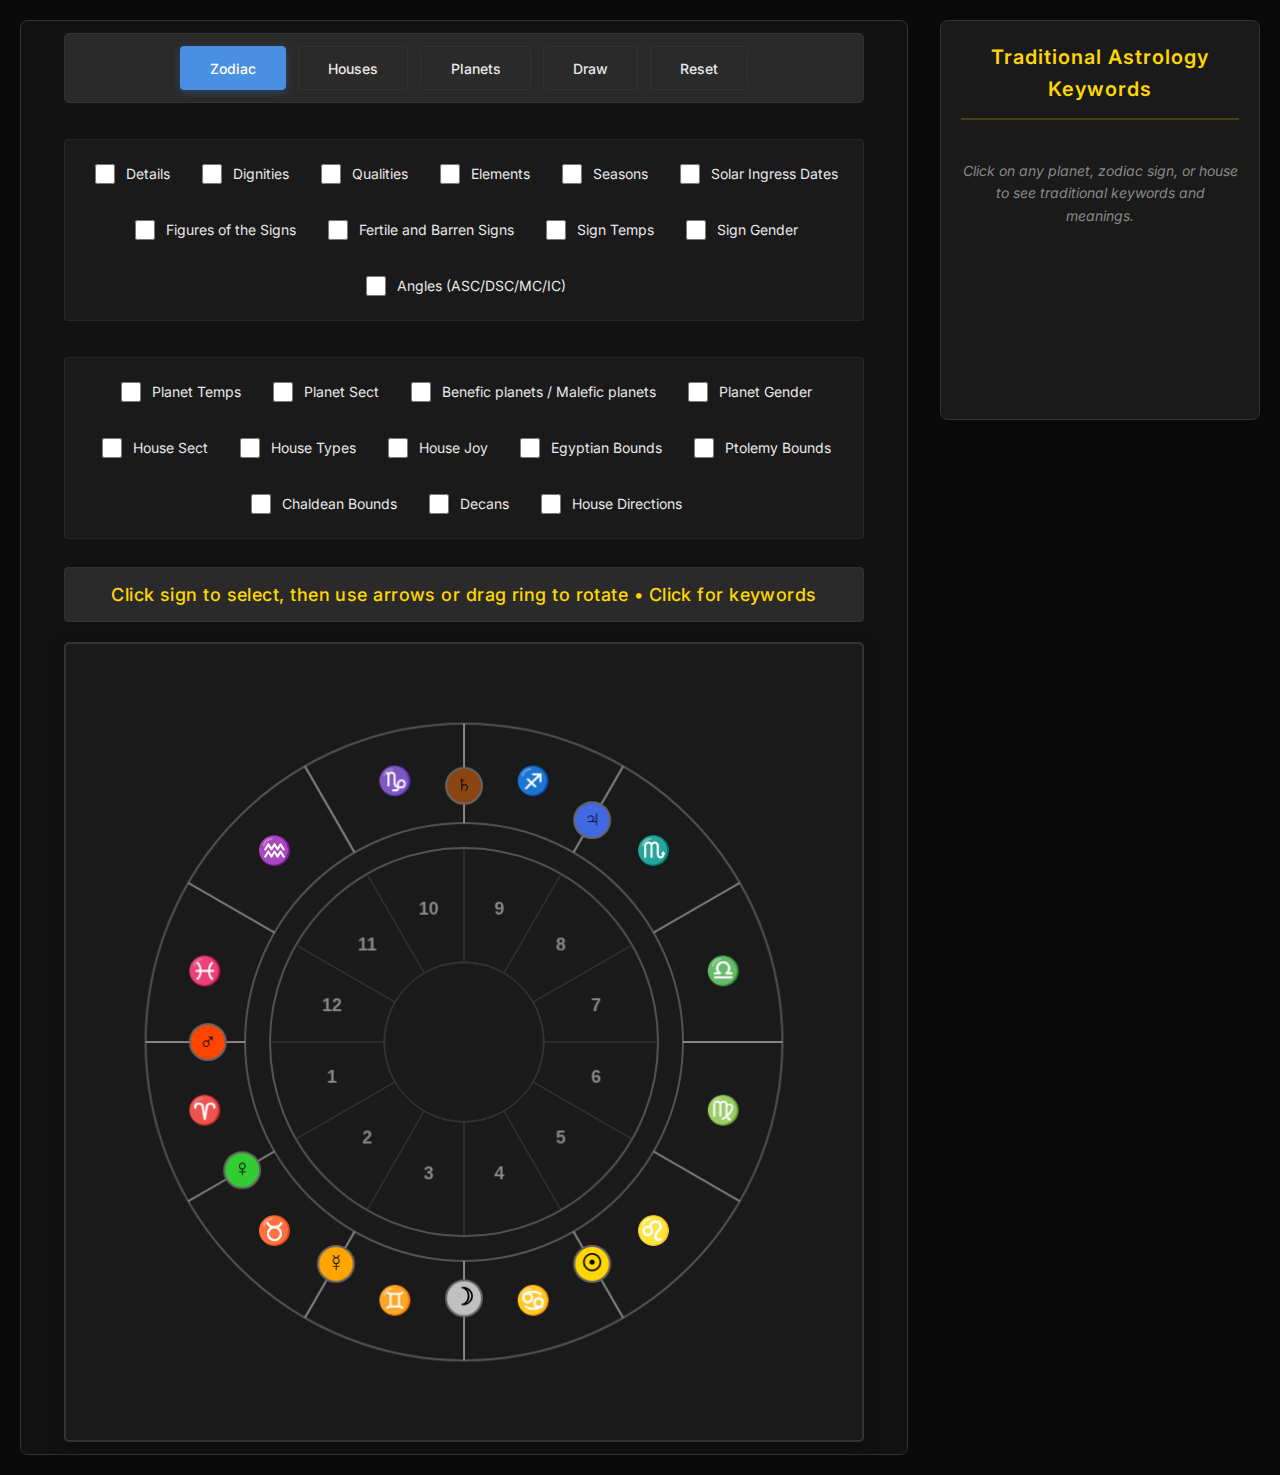
<file: AstroDomus.html>
<!DOCTYPE html>
<html lang="en">
<head>
    <meta charset="UTF-8">
    <meta name="viewport" content="width=device-width, initial-scale=1.0">
    <title>Traditional Astrology Chart</title>
    <link rel="stylesheet" href="style.css">
</head>
<body>
    <div class="container">
        <div class="chart-section">
            <div class="controls">
                <button id="zodiacBtn" class="active" onclick="setMode('zodiac')">Zodiac</button>
                <button id="housesBtn" onclick="setMode('houses')">Houses</button>
                <button id="planetsBtn" onclick="setMode('planets')">Planets</button>
                <button id="drawBtn" onclick="setMode('draw')">Draw</button>
                <button onclick="resetChart()">Reset</button>
                <select id="planetSelect" style="display:none;">
                    <option value="">Add Planet...</option>
                    <option value="☉">☉ Sun</option><option value="☽">☽ Moon</option><option value="☿">☿ Mercury</option>
                    <option value="♀">♀ Venus</option><option value="♂">♂ Mars</option><option value="♃">♃ Jupiter</option>
                    <option value="♄">♄ Saturn</option><option value="☊">☊ North Node</option><option value="☋">☋ South Node</option>
                    <option value="⦻">⦻ Part of Fortune</option>
                </select>
            </div>
            <div class="draw-controls" id="drawControls" style="display:none;">
                <label>Tool: 
                    <select id="drawTool">
                        <option value="pencil">Pencil</option>
                        <option value="line">Line</option>
                        <option value="eraser">Eraser</option>
                    </select>
                </label>
                <label>Color: <input type="color" id="drawColor" value="#FF6666"></label>
                <label>Size: <input type="range" id="drawSize" min="1" max="10" value="2"></label>
                <span id="sizeValue">2px</span>
                <button onclick="clearDrawing()">Clear Drawing</button>
            </div>
            <div class="controls">
                <label><input type="checkbox" id="showInfo"> Details</label>
                <label><input type="checkbox" id="showDignities"> Dignities</label>
                <label><input type="checkbox" id="showQualities"> Qualities</label>
                <label><input type="checkbox" id="showElements"> Elements</label>
                <label><input type="checkbox" id="showSeason"> Seasons</label>
                <label><input type="checkbox" id="showSolarIngress"> Solar Ingress Dates</label>
                <label><input type="checkbox" id="showFigureSigns"> Figures of the Signs</label>
                <label><input type="checkbox" id="showFertileBarren"> Fertile and Barren Signs</label>
                <label><input type="checkbox" id="showSignTemps"> Sign Temps</label>
                <label><input type="checkbox" id="showSignGenders"> Sign Gender</label>
                <label><input type="checkbox" id="showAngles"> Angles (ASC/DSC/MC/IC)</label>
            </div>
            <div class="controls">
                <label><input type="checkbox" id="showPlanetTemps"> Planet Temps</label>
                <label><input type="checkbox" id="showPlanetSect"> Planet Sect</label>
                <label><input type="checkbox" id="showBeneficMaleficPlanets"> Benefic planets / Malefic planets</label>
                <label><input type="checkbox" id="showPlanetGender"> Planet Gender</label>
                <label><input type="checkbox" id="showHouseSect"> House Sect</label>
                <label><input type="checkbox" id="showHouseTypes"> House Types</label>
                <label><input type="checkbox" id="showhouseJoy"> House Joy</label>
                <label><input type="checkbox" id="showEgyptianBounds"> Egyptian Bounds</label>
                <label><input type="checkbox" id="showPtolemyBounds"> Ptolemy Bounds</label>
                <label><input type="checkbox" id="showChaldeanBounds"> Chaldean Bounds</label>
                <label><input type="checkbox" id="showDecans"> Decans</label>
                <label><input type="checkbox" id="showDirections"> House Directions</label>
            </div>
            <div id="info">Select mode to interact with chart</div>
            <canvas id="chart" width="800" height="800"></canvas>
            <div class="eraser-indicator" id="eraserIndicator"></div>
        </div>
        <div class="keywords-section">
            <div class="keywords" id="keywordsPanel">
                <h3>Traditional Astrology Keywords</h3>
                <p>Click on any planet, zodiac sign, or house to see traditional keywords and meanings.</p>
            </div>
        </div>
    </div>

    <script>
// Professional Astrology Chart Engine - Refactored & Optimized
const AstrologyChart = (() => {
    // Core Configuration
    const CONFIG = {
        canvas: document.getElementById('chart'),
        ctx: document.getElementById('chart').getContext('2d'),
        center: 400,
        radii: {outer: 320, egyptian: 295, ptolemy: 270, chaldean: 245, decan: 220, inner: 195, aspect: 80},
        colors: {bg: '#0a0a0a', ring: '#333', text: '#fff', accent: '#FFD700', selected: '#FF6666', dim: '#666'}
    };

    // Application State
    let state = {
        mode: 'zodiac', isDragging: false, dragTarget: null, zodiacOffset: 0, lastZodiacAngle: 0,
        isDrawing: false, isErasing: false, drawingPaths: [], currentPath: [], lineStartPoint: null,
        selectedSign: null, selectedPlanet: null, ascendantOffset: 0, dragAngleControl: null
    };

    // Astrology Data Repository
    const ASTRO_DATA = {
        signs: ['♈','♉','♊','♋','♌','♍','♎','♏','♐','♑','♒','♓'],
        signNames: ['Aries','Taurus','Gemini','Cancer','Leo','Virgo','Libra','Scorpio','Sagittarius','Capricorn','Aquarius','Pisces'],
        seasons: ['Spring - Hot and Moist','Spring - Hot and Moist','Spring - Hot and Moist','Summer - Hot and Dry','Summer - Hot and Dry','Summer - Hot and Dry','Autumn - Cold and Dry','Autumn - Cold and Dry','Autumn - Cold and Dry','Winter - Cold and Moist','Winter - Cold and Moist','Winter - Cold and Moist'],
        qualities: ['Cardinal','Fixed','Mutable','Cardinal','Fixed','Mutable','Cardinal','Fixed','Mutable','Cardinal','Fixed','Mutable'],
        houseNames: ['1st House (Self) - Temple of Mercury','2nd House (Money) - Typhons dwelling','3rd House (Siblings) - Temple of the Moon','4th House (Home) - Temple of Saturn','5th House (Children)','6th House (Health)','7th House (Marriage)','8th House (Death) Typhons dwelling','9th House (Religion) - Temple of the Sun','10th House (Career) - Temple of Venus','11th House (Friends) - Temple of Jupiter','12th House (Hidden)'],
        decans: [['♂','☉','♀'],['☿','☽','♄'],['♃','♂','☉'],['♀','☿','☽'],['♄','♃','♂'],['☉','♀','☿'],['☽','♄','♃'],['♂','☉','♀'],['☿','☽','♄'],['♃','♂','☉'],['♀','☿','☽'],['♄','♃','♂']],
        solarIngress: ['Mar 21 - Apr 19','Apr 20 - May 20','May 21 - Jun 20','Jun 21 - Jul 22','Jul 23 - Aug 22','Aug 23 - Sep 22','Sep 23 - Oct 22','Oct 23 - Nov 21','Nov 22 - Dec 21','Dec 22 - Jan 19','Jan 20 - Feb 18','Feb 19 - Mar 20'],
        figureSigns: ['Bestial','Bestial','Human','Aquatic','Bestial','Human','Human','Aquatic','Half-Beast Half-Human','Half-Beast Half-Human','Human','Aquatic'],
        fertileBarren: ['Moderately Barren','Moderately Fertile','Fertile','Fertile','Barren','Barren','Moderately Fertile','Fertile','Moderately Fertile','Moderately Barren','Moderately Barren','Fertile'],
        elements: ['Fire','Earth','Air','Water','Fire','Earth','Air','Water','Fire','Earth','Air','Water'],
        signTemps: ['Choleric','Melancholic','Sanguine','Phlegmatic','Choleric','Melancholic','Sanguine','Phlegmatic','Choleric','Melancholic','Sanguine','Phlegmatic'],
        signGenders: ['Male','Female','Male','Female','Male','Female','Male','Female','Male','Female','Male','Female'],
        houseDirections: ['East','East-Northeast','Northeast','North','North-Northwest','Northwest','West','West-Southwest','Southwest','South','South-Southeast','Southeast'],
        planetTemps: {'☉':'Choleric','☽':'Phlegmatic','☿':'V','♀':'Sanguine/Phlegmatic','♂':'Choleric','♃':'Sanguine','♄':'Melancholic','☊':'V','☋':'V','⦻':'V'},
        planetSect: {'☉':'Diurnal','☽':'Nocturnal ','☿':'C','♀':'Nocturnal','♂':'Diurnal','♃':'Diurnal','♄':'Diurnal','☊':'Nocturnal','☋':'Diurnal','⦻':'C'},
        beneficMaleficPlanets: {'☉':'','☽':'','☿':'','♀':'Benefic','♂':'Malefic','♃':'Benefic','♄':'Malefic','☊':'','☋':'','⦻':'C'},
        planetGender: {'☉':'Male','☽':'Female','☿':'N','♀':'Female','♂':'Male','♃':'Male','♄':'Male','☊':'N','☋':'N','⦻':'N'},
        houseSect: ['Nocturnal','Nocturnal','Nocturnal','Nocturnal','Nocturnal','Nocturnal','Diurnal','Diurnal','Diurnal','Diurnal','Diurnal','Diurnal'],
        houseTypes: ['Angular','Succedent','Cadent','Angular','Succedent','Cadent','Angular','Succedent','Cadent','Angular','Succedent','Cadent'],
        houseJoy: ['Joy ☿ (Mercury)','','Joy ☽ (Moon)','','Joy ♀ (Venus)','Joy ♂ (Mars)','','','Joy ☉ (Sun)','','Joy ♃ (Jupiter)','Joy ♄ (Saturn)'],
        rulers: {0:'♂',1:'♀',2:'☿',3:'☽',4:'☉',5:'☿',6:'♀',7:'♂',8:'♃',9:'♄',10:'♄',11:'♃'},
        exaltations: {0:'☉',1:'☽',2:'☊',5:'☿',6:'♄',8:'☋',9:'♂',11:'♀'},
        detriments: {0:'♀',1:'♂',2:'♃',3:'♄',4:'♄',5:'♃',6:'♂',7:'♀',8:'☿',9:'☽',10:'☉',11:'☿'},
        falls: {2:'☋',5:'♀',6:'☉',8:'☊',9:'☽',11:'☿'},
        egyptianBounds: [[['♃',6],['♀',12],['☿',20],['♂',25],['♄',30]],[['♀',8],['☿',14],['♃',22],['♄',27],['♂',30]],[['☿',6],['♃',12],['♀',17],['♂',24],['♄',30]],[['♂',7],['♀',13],['☿',19],['♃',26],['♄',30]],[['♃',6],['♀',11],['♄',18],['☿',24],['♂',30]],[['☿',7],['♀',17],['♃',21],['♂',28],['♄',30]],[['♄',6],['☿',14],['♃',21],['♀',28],['♂',30]],[['♂',7],['♀',11],['☿',19],['♃',24],['♄',30]],[['♃',12],['♀',17],['☿',21],['♄',26],['♂',30]],[['♀',6],['☿',12],['♃',19],['♂',25],['♄',30]],[['♄',6],['☿',12],['♀',20],['♃',25],['♂',30]],[['♀',12],['♃',16],['☿',19],['♂',28],['♄',30]]],
        ptolemyBounds: [[['♃',6],['♀',14],['☿',21],['♂',26],['♄',30]],[['♀',8],['☿',15],['♃',22],['♄',26],['♂',30]],[['☿',7],['♃',14],['♀',21],['♄',25],['♂',30]],[['♂',6],['♃',13],['☿',20],['♀',27],['♄',30]],[['♃',6],['♀',13],['♄',19],['☿',25],['♂',30]],[['☿',7],['♀',13],['♃',18],['♄',24],['♂',30]],[['♄',6],['♀',11],['♃',19],['☿',24],['♂',30]],[['♂',6],['♃',14],['♀',21],['☿',27],['♄',30]],[['♃',8],['♀',14],['☿',19],['♄',25],['♂',30]],[['♀',6],['☿',12],['♃',19],['♂',25],['♄',30]],[['☿',7],['♀',13],['♃',20],['♂',25],['♄',30]],[['♀',8],['♃',14],['☿',20],['♂',26],['♄',30]]],
        chaldeanBounds: [[['♂',6],['☉',12],['♀',20],['☿',25],['♄',30]],[['♀',8],['☿',15],['☽',22],['♄',26],['♂',30]],[['☿',6],['♃',13],['♀',17],['♄',24],['♂',30]],[['♂',6],['♀',12],['☽',18],['♃',24],['♄',30]],[['♄',6],['☿',13],['♀',19],['♃',25],['♂',30]],[['☿',6],['♀',12],['♃',18],['♄',24],['♂',30]],[['♄',6],['♀',11],['♃',16],['☿',24],['♂',30]],[['♂',6],['♀',14],['☿',21],['♃',27],['♄',30]],[['♃',8],['♀',13],['☿',18],['♄',26],['♂',30]],[['♀',6],['☿',11],['♃',16],['♂',23],['♄',30]],[['☿',6],['♀',12],['♃',20],['♂',24],['♄',30]],[['♀',8],['♃',13],['☿',17],['♂',23],['♄',30]]]
    };

    let planets = [{symbol:'☉',name:'Sun',angle:120,color:'#FFD700'},{symbol:'☽',name:'Moon',angle:90,color:'#C0C0C0'},{symbol:'♂',name:'Mars',angle:0,color:'#FF4500'},{symbol:'♀',name:'Venus',angle:30,color:'#32CD32'},{symbol:'☿',name:'Mercury',angle:60,color:'#FFA500'},{symbol:'♃',name:'Jupiter',angle:240,color:'#4169E1'},{symbol:'♄',name:'Saturn',angle:270,color:'#8B4513'}];

    const keywords = {signs:{'Aries':['Cardinal Fire','Hot & Dry','Choleric','Masculine','Diurnal','Spring Equinox','Ram','Head & Face','Initiative','Commanding','Mars Domicile','Sun Exaltation','Eastern','Moveable','Bestial'],'Taurus':['Fixed Earth','Cold & Dry','Melancholic','Feminine','Nocturnal','Spring','Bull','Neck & Throat','Stability','Possessions','Venus Domicile','Moon Exaltation','Southern','Solid','Four-footed'],'Gemini':['Mutable Air','Hot & Moist','Sanguine','Masculine','Diurnal','Late Spring','Twins','Arms & Hands','Communication','Versatility','Mercury Domicile','North Node Exalt','Western','Bicorporeal','Human'],'Cancer':['Cardinal Water','Cold & Moist','Phlegmatic','Feminine','Nocturnal','Summer Solstice','Crab','Breast & Stomach','Home','Mother','Moon Domicile','Jupiter Traditional','Northern','Tropical','Mute'],'Leo':['Fixed Fire','Hot & Dry','Choleric','Masculine','Diurnal','Midsummer','Lion','Heart & Back','Royalty','Authority','Sun Domicile','No Exaltation','Eastern','Commanding','Bestial'],'Virgo':['Mutable Earth','Cold & Dry','Melancholic','Feminine','Nocturnal','Late Summer','Virgin','Belly & Intestines','Service','Analysis','Mercury Domicile','Mercury Exaltation','Southern','Barren','Human'],'Libra':['Cardinal Air','Hot & Moist','Sanguine','Masculine','Diurnal','Autumn Equinox','Scales','Kidneys & Lumbar','Balance','Justice','Venus Domicile','Saturn Exaltation','Western','Moveable','Human'],'Scorpio':['Fixed Water','Cold & Moist','Phlegmatic','Feminine','Nocturnal','Autumn','Scorpion','Genitals','Death','Transformation','Mars Domicile','South Node Exalt','Northern','Fruitful','Reptile'],'Sagittarius':['Mutable Fire','Hot & Dry','Choleric','Masculine','Diurnal','Late Autumn','Centaur','Thighs & Hips','Philosophy','Religion','Jupiter Domicile','No Exaltation','Eastern','Bicorporeal','Four-footed'],'Capricorn':['Cardinal Earth','Cold & Dry','Melancholic','Feminine','Nocturnal','Winter Solstice','Goat','Knees','Authority','Structure','Saturn Domicile','Mars Exaltation','Southern','Tropical','Four-footed'],'Aquarius':['Fixed Air','Hot & Moist','Sanguine','Masculine','Diurnal','Midwinter','Water-bearer','Calves & Ankles','Friendship','Groups','Saturn Domicile','No Exaltation','Western','Human','Rational'],'Pisces':['Mutable Water','Cold & Moist','Phlegmatic','Feminine','Nocturnal','Late Winter','Fishes','Feet','Compassion','Sacrifice','Jupiter Domicile','Venus Exaltation','Northern','Bicorporeal','Mute']},planets:{'Sun':['Greater Luminary','Hot & Dry','Choleric','Masculine','Gold','Leo Ruler','Aries Exalted','Father','King','Authority','Vitality','Honor','Government','Right Eye','Spirit'],'Moon':['Lesser Luminary','Cold & Moist','Phlegmatic','Feminine','Silver','Cancer Ruler','Taurus Exalted','Mother','Queen','Body','Fluctuation','Memory','Common People','Left Eye','Soul'],'Mercury':['Neutral Planet','Convertible','Convertible','Neutral','Quicksilver','Gemini/Virgo Ruler','Virgo Exalted','Messenger','Youth','Learning','Speech','Commerce','Writing','Siblings','Swift'],'Venus':['Lesser Benefic','Cold & Moist','Phlegmatic','Feminine','Copper','Taurus/Libra Ruler','Pisces Exalted','Love','Beauty','Pleasure','Women','Art','Music','Marriage','Harmony'],'Mars':['Lesser Malefic','Hot & Dry','Choleric','Masculine','Iron','Aries/Scorpio Ruler','Capricorn Exalted','War','Strife','Courage','Surgery','Iron','Soldiers','Cutting','Violence'],'Jupiter':['Greater Benefic','Hot & Moist','Sanguine','Masculine','Tin','Sagittarius/Pisces Ruler','Cancer Traditional','Wisdom','Religion','Fortune','Expansion','Law','Philosophy','Priests','Judges'],'Saturn':['Greater Malefic','Cold & Dry','Melancholic','Masculine','Lead','Capricorn/Aquarius Ruler','Libra Exalted','Time','Limitation','Discipline','Old Age','Hardship','Agriculture','Patience','Wisdom']},houses:{'1st':['Angular House','House of Life','Ascendant','Self','Body','Appearance','Vitality','Character','Native','Health','Temperament','Life Force','Beginning of Life','Personal Manner','Constitution'],'2nd':['Succedent House','Gate of Hades','Possessions','Moveable Goods','Money','Substance','Profit','Gain','Resources','Food','Clothing','Personal Property','Wealth','Material Security','Earnings'],'3rd':['Cadent House','House of Goddess','Siblings','Brethren','Short Journeys','Letters','Messages','Moon Joy','Neighbors','Reports','Communications','Local Travel','Religious Worship','Small Travels','Announcements'],'4th':['Angular House','Angle of Earth','Father','Parents','Ancestry','Land','Real Estate','End of Life','Grave','Hidden Treasure','Foundations','Inheritance from Father','Old Age','Private Affairs','Homeland'],'5th':['Succedent House','House of Good Fortune','Children','Offspring','Pregnancy','Venus Joy','Pleasure','Entertainment','Good Fortune','Gifts','Legacies','Recreation','Creative Works','Procreation','Joy'],'6th':['Cadent House','House of Bad Fortune','Illness','Sickness','Servants','Slaves','Small Animals','Mars Joy','Enemies','Work','Service','Bad Fortune','Injury','Laborers','Misfortune'],'7th':['Angular House','Angle of West','Marriage','Spouse','Partnerships','Open Enemies','Others','Legal Opponents','Contracts','War','Lawsuits','Public Relations','Competitors','Thieves','Fugitives'],'8th':['Succedent House','House of Death','Death','Wills','Legacies','Others Money','Saturn Joy','Inheritance','Debt','Taxes','Partners Resources','Fear','Anxiety','Transformation','Occult Sciences'],'9th':['Cadent House','House of God','Religion','Philosophy','Long Journeys','Foreign Lands','Sun Joy','Dreams','Visions','Higher Learning','Prophecy','Wisdom','Spiritual Matters','Foreign Affairs','Publishing'],'10th':['Angular House','House of Honor','Midheaven','Mother','Career','Reputation','Honor','Authority','Government','Fame','Public Standing','Achievement','Kingdom','Dignity','Social Position'],'11th':['Succedent House','House of Good Spirit','Friends','Hope','Good Fortune','Jupiter Joy','Benefactors','Allies','Good Daemon','Counselors','Trust','Praise','Acquisition','Assistants','Social Groups'],'12th':['Cadent House','House of Bad Spirit','Hidden Enemies','Secret Foes','Large Animals','Imprisonment','Exile','Sorrow','Self-Undoing','Bad Spirit','Affliction','Witchcraft','Secret Sorrows','Private Enemies','Confinement']}};

    // Math Utilities
    const Utils = {
        degToRad: deg => deg * Math.PI / 180,
        radToDeg: rad => rad * 180 / Math.PI,
        getPlanetPos: angle => {const astroAngle = 180 - angle, rad = Utils.degToRad(astroAngle), r = (CONFIG.radii.inner + CONFIG.radii.outer) / 2; return {x: CONFIG.center + Math.cos(rad) * r, y: CONFIG.center + Math.sin(rad) * r};},
        getAngleFromPos: (x, y) => {const dx = x - CONFIG.center, dy = y - CONFIG.center, angle = 180 - Utils.radToDeg(Math.atan2(dy, dx)); return ((angle % 360) + 360) % 360;},
        getSignFromAngle: angle => Math.floor(((angle - state.zodiacOffset + 360) % 360) / 30),
        getHouseFromAngle: angle => Math.floor(((angle + 360) % 360) / 30),
        getDignity: (planetSymbol, signIndex) => {if(ASTRO_DATA.rulers[signIndex] === planetSymbol) return 'Domicile'; if(ASTRO_DATA.exaltations[signIndex] === planetSymbol) return 'Exaltation'; if(ASTRO_DATA.detriments[signIndex] === planetSymbol) return 'Detriment'; if(ASTRO_DATA.falls[signIndex] === planetSymbol) return 'Fall'; return 'Peregrine';},
        getDignityColor: dignity => ({Domicile:'#00FF00',Exaltation:'#FFD700',Detriment:'#FF6666',Fall:'#FF4444',Peregrine:'#CCCCCC'})[dignity],
        getMousePos: e => {const rect = CONFIG.canvas.getBoundingClientRect(); return {x: e.clientX - rect.left, y: e.clientY - rect.top};}
    };

    // Hit Detection System
    const HitDetection = {
        getPlanetAt: (x, y) => {for(let i = planets.length - 1; i >= 0; i--) {const pos = Utils.getPlanetPos(planets[i].angle), distance = Math.sqrt((x - pos.x) ** 2 + (y - pos.y) ** 2); if(distance < 25) return {planet: planets[i], index: i};} return null;},
        getSignAt: (x, y) => {const distance = Math.sqrt((x - CONFIG.center) ** 2 + (y - CONFIG.center) ** 2); return (distance >= CONFIG.radii.decan && distance <= CONFIG.radii.outer) ? Utils.getSignFromAngle(Utils.getAngleFromPos(x, y)) : null;},
        getHouseAt: (x, y) => {const distance = Math.sqrt((x - CONFIG.center) ** 2 + (y - CONFIG.center) ** 2); return distance <= CONFIG.radii.inner ? Utils.getHouseFromAngle(Utils.getAngleFromPos(x, y)) : null;},
        isInZodiacRing: (x, y) => {const distance = Math.sqrt((x - CONFIG.center) ** 2 + (y - CONFIG.center) ** 2); return distance >= CONFIG.radii.decan && distance <= CONFIG.radii.outer;},
        getAngleControlAt: (x, y) => {if(!document.getElementById('showAngles').checked) return null; const controls = Renderer.getAngleControlPoints(); for(const [name, pos] of Object.entries(controls)) {const distance = Math.sqrt((x - pos.x) ** 2 + (y - pos.y) ** 2); if(distance < 12) return name;} return null;}
    };

    // Drawing System
    const DrawingSystem = {
        getDistanceToLine: (px, py, x1, y1, x2, y2) => {const A = px - x1, B = py - y1, C = x2 - x1, D = y2 - y1, dot = A * C + B * D, lenSq = C * C + D * D; if(lenSq === 0) return Math.sqrt(A * A + B * B); const param = Math.max(0, Math.min(1, dot / lenSq)), xx = x1 + param * C, yy = y1 + param * D; return Math.sqrt((px - xx) ** 2 + (py - yy) ** 2);},
        eraseAtPoint: (x, y, eraserSize) => {const eraserRadius = eraserSize, pathsToRemove = [], newPathsToAdd = []; state.drawingPaths.forEach((path, pathIndex) => {if(path[0]?.type === 'line') {if(path.length >= 2 && DrawingSystem.getDistanceToLine(x, y, path[0].x, path[0].y, path[path.length - 1].x, path[path.length - 1].y) <= eraserRadius / 2) pathsToRemove.push(pathIndex);} else {const segments = []; let currentSegment = []; path.forEach(point => {const distance = Math.sqrt((x - point.x) ** 2 + (y - point.y) ** 2); if(distance > eraserRadius) currentSegment.push(point); else {if(currentSegment.length > 1) segments.push([...currentSegment]); currentSegment = [];}}); if(currentSegment.length > 1) segments.push(currentSegment); if(segments.length === 0) pathsToRemove.push(pathIndex); else if(segments.length > 1 || segments[0].length !== path.length) {pathsToRemove.push(pathIndex); newPathsToAdd.push(...segments);}}}); pathsToRemove.reverse().forEach(index => state.drawingPaths.splice(index, 1)); state.drawingPaths.push(...newPathsToAdd);},
        drawPaths: () => {state.drawingPaths.forEach(path => {if(path.length < 2) return; CONFIG.ctx.strokeStyle = path[0].color; CONFIG.ctx.lineWidth = path[0].size; CONFIG.ctx.lineCap = 'round'; CONFIG.ctx.lineJoin = 'round'; CONFIG.ctx.beginPath(); if(path[0].type === 'line') {CONFIG.ctx.moveTo(path[0].x, path[0].y); CONFIG.ctx.lineTo(path[path.length - 1].x, path[path.length - 1].y);} else {CONFIG.ctx.moveTo(path[0].x, path[0].y); for(let i = 1; i < path.length; i++) CONFIG.ctx.lineTo(path[i].x, path[i].y);} CONFIG.ctx.stroke();});},
        updateEraserIndicator: (x, y) => {const indicator = document.getElementById('eraserIndicator'), tool = document.getElementById('drawTool').value, eraserSize = parseInt(document.getElementById('drawSize').value); if(tool === 'eraser' && state.mode === 'draw') {const rect = CONFIG.canvas.getBoundingClientRect(), canvasX = rect.left + window.scrollX, canvasY = rect.top + window.scrollY; Object.assign(indicator.style, {left: (canvasX + x - eraserSize * 2) + 'px', top: (canvasY + y - eraserSize * 2) + 'px', width: (eraserSize * 4) + 'px', height: (eraserSize * 4) + 'px', display: 'block'});} else indicator.style.display = 'none';}
    };

    // Professional Rendering Engine (Bounds)
    const Renderer = {
        getAngleControlPoints: () => {const ascAngle = Utils.degToRad(180 - state.ascendantOffset), mcAngle = Utils.degToRad(180 - state.ascendantOffset - 270), controlRadius = CONFIG.radii.outer + 15; return {asc: {x: CONFIG.center + Math.cos(ascAngle) * controlRadius, y: CONFIG.center + Math.sin(ascAngle) * controlRadius}, dsc: {x: CONFIG.center - Math.cos(ascAngle) * controlRadius, y: CONFIG.center - Math.sin(ascAngle) * controlRadius}, mc: {x: CONFIG.center + Math.cos(mcAngle) * controlRadius, y: CONFIG.center + Math.sin(mcAngle) * controlRadius}, ic: {x: CONFIG.center - Math.cos(mcAngle) * controlRadius, y: CONFIG.center - Math.sin(mcAngle) * controlRadius}};},
        drawBoundsSystem: (boundsData, outerRadius, innerRadius, systemName, color) => {for(let i = 0; i < 12; i++) {const bounds = boundsData[i]; let prevDegree = 0; bounds.forEach(([planet, degree]) => {const startAngle = Utils.degToRad(180 - (i * 30 + prevDegree) - state.zodiacOffset), endAngle = Utils.degToRad(180 - (i * 30 + degree) - state.zodiacOffset); CONFIG.ctx.strokeStyle = color; CONFIG.ctx.lineWidth = 1; CONFIG.ctx.beginPath(); CONFIG.ctx.arc(CONFIG.center, CONFIG.center, outerRadius, startAngle, endAngle); CONFIG.ctx.stroke(); CONFIG.ctx.beginPath(); CONFIG.ctx.moveTo(CONFIG.center + Math.cos(endAngle) * innerRadius, CONFIG.center + Math.sin(endAngle) * innerRadius); CONFIG.ctx.lineTo(CONFIG.center + Math.cos(endAngle) * outerRadius, CONFIG.center + Math.sin(endAngle) * outerRadius); CONFIG.ctx.stroke(); const midAngle = (startAngle + endAngle) / 2, textRadius = (outerRadius + innerRadius) / 2, x = CONFIG.center + Math.cos(midAngle) * textRadius, y = CONFIG.center + Math.sin(midAngle) * textRadius; CONFIG.ctx.fillStyle = color; CONFIG.ctx.font = 'bold 25px Arial'; CONFIG.ctx.textAlign = 'center'; CONFIG.ctx.textBaseline = 'middle'; CONFIG.ctx.fillText(planet, x, y); prevDegree = degree;});}},
        drawChart: () => {
            CONFIG.ctx.clearRect(0, 0, CONFIG.canvas.width, CONFIG.canvas.height);
            
            CONFIG.ctx.strokeStyle = '#555'; CONFIG.ctx.lineWidth = 2; [CONFIG.radii.outer, CONFIG.radii.decan, CONFIG.radii.inner].forEach(r => {CONFIG.ctx.beginPath(); CONFIG.ctx.arc(CONFIG.center, CONFIG.center, r, 0, Math.PI * 2); CONFIG.ctx.stroke();}); CONFIG.ctx.strokeStyle = '#444'; CONFIG.ctx.lineWidth = 1; CONFIG.ctx.beginPath(); CONFIG.ctx.arc(CONFIG.center, CONFIG.center, CONFIG.radii.aspect, 0, Math.PI * 2); CONFIG.ctx.stroke();
            
            if(document.getElementById('showEgyptianBounds').checked) {CONFIG.ctx.strokeStyle = CONFIG.colors.dim; CONFIG.ctx.lineWidth = 1; CONFIG.ctx.beginPath(); CONFIG.ctx.arc(CONFIG.center, CONFIG.center, CONFIG.radii.egyptian, 0, Math.PI * 2); CONFIG.ctx.stroke(); Renderer.drawBoundsSystem(ASTRO_DATA.egyptianBounds, CONFIG.radii.outer, CONFIG.radii.egyptian, 'Egyptian', '#8B4513');}
            if(document.getElementById('showPtolemyBounds').checked) {CONFIG.ctx.strokeStyle = CONFIG.colors.dim; CONFIG.ctx.lineWidth = 1; CONFIG.ctx.beginPath(); CONFIG.ctx.arc(CONFIG.center, CONFIG.center, CONFIG.radii.ptolemy, 0, Math.PI * 2); CONFIG.ctx.stroke(); Renderer.drawBoundsSystem(ASTRO_DATA.ptolemyBounds, CONFIG.radii.egyptian, CONFIG.radii.ptolemy, 'Ptolemy', '#4682B4');}
            if(document.getElementById('showChaldeanBounds').checked) {CONFIG.ctx.strokeStyle = CONFIG.colors.dim; CONFIG.ctx.lineWidth = 1; CONFIG.ctx.beginPath(); CONFIG.ctx.arc(CONFIG.center, CONFIG.center, CONFIG.radii.chaldean, 0, Math.PI * 2); CONFIG.ctx.stroke(); Renderer.drawBoundsSystem(ASTRO_DATA.chaldeanBounds, CONFIG.radii.ptolemy, CONFIG.radii.chaldean, 'Chaldean', '#6A5ACD');}
            
            if(document.getElementById('showAngles').checked) {const ascAngle = Utils.degToRad(180 - state.ascendantOffset), mcAngle = Utils.degToRad(180 - state.ascendantOffset - 270), controls = Renderer.getAngleControlPoints(); CONFIG.ctx.strokeStyle = '#FFD700'; CONFIG.ctx.lineWidth = 3; CONFIG.ctx.beginPath(); CONFIG.ctx.moveTo(controls.asc.x, controls.asc.y); CONFIG.ctx.lineTo(controls.dsc.x, controls.dsc.y); CONFIG.ctx.stroke(); CONFIG.ctx.beginPath(); CONFIG.ctx.moveTo(controls.mc.x, controls.mc.y); CONFIG.ctx.lineTo(controls.ic.x, controls.ic.y); CONFIG.ctx.stroke(); CONFIG.ctx.fillStyle = '#FFD700'; CONFIG.ctx.strokeStyle = '#FFD700'; CONFIG.ctx.lineWidth = 2; Object.values(controls).forEach(control => {CONFIG.ctx.beginPath(); CONFIG.ctx.arc(control.x, control.y, 8, 0, Math.PI * 2); CONFIG.ctx.fill(); CONFIG.ctx.stroke();}); const ascSignIndex = Utils.getSignFromAngle(state.ascendantOffset), ascDegree = Math.floor((state.ascendantOffset - state.zodiacOffset + 360) % 30), dscSignIndex = Utils.getSignFromAngle((state.ascendantOffset + 180) % 360), dscDegree = Math.floor(((state.ascendantOffset + 180) - state.zodiacOffset + 360) % 30), mcSignIndex = Utils.getSignFromAngle((state.ascendantOffset + 270) % 360), mcDegree = Math.floor(((state.ascendantOffset + 270) - state.zodiacOffset + 360) % 30), icSignIndex = Utils.getSignFromAngle((state.ascendantOffset + 90) % 360), icDegree = Math.floor(((state.ascendantOffset + 90) - state.zodiacOffset + 360) % 30); CONFIG.ctx.fillStyle = '#FFD700'; CONFIG.ctx.font = 'bold 12px Arial'; CONFIG.ctx.textAlign = 'center'; CONFIG.ctx.textBaseline = 'middle'; const labelOffset = 30; CONFIG.ctx.fillText(`ASC - (East) ${ASTRO_DATA.signNames[ascSignIndex]} ${ascDegree}°`, controls.asc.x, controls.asc.y + labelOffset); CONFIG.ctx.fillText(`DSC - (West) ${ASTRO_DATA.signNames[dscSignIndex]} ${dscDegree}°`, controls.dsc.x, controls.dsc.y + labelOffset); CONFIG.ctx.fillText(`MC - (South) ${ASTRO_DATA.signNames[mcSignIndex]} ${mcDegree}°`, controls.mc.x, controls.mc.y - labelOffset); CONFIG.ctx.fillText(`IC - (North) ${ASTRO_DATA.signNames[icSignIndex]} ${icDegree}°`, controls.ic.x, controls.ic.y - labelOffset);}
            
            for(let i = 0; i < 12; i++) {const startAngle = Utils.degToRad(180 - (i * 30) - state.zodiacOffset), midAngle = Utils.degToRad(180 - (i * 30 + 15) - state.zodiacOffset), isSelected = state.selectedSign === i; CONFIG.ctx.strokeStyle = state.mode === 'zodiac' ? (isSelected ? '#FF6666' : '#888') : '#444'; CONFIG.ctx.lineWidth = state.mode === 'zodiac' ? (isSelected ? 3 : 2) : 1; CONFIG.ctx.beginPath(); CONFIG.ctx.moveTo(CONFIG.center + Math.cos(startAngle) * CONFIG.radii.decan, CONFIG.center + Math.sin(startAngle) * CONFIG.radii.decan); CONFIG.ctx.lineTo(CONFIG.center + Math.cos(startAngle) * CONFIG.radii.outer, CONFIG.center + Math.sin(startAngle) * CONFIG.radii.outer); CONFIG.ctx.stroke(); const signR = (CONFIG.radii.decan + CONFIG.radii.outer) / 2, x = CONFIG.center + Math.cos(midAngle) * signR, y = CONFIG.center + Math.sin(midAngle) * signR; CONFIG.ctx.fillStyle = isSelected ? '#FF6666' : '#FFD700'; CONFIG.ctx.font = 'bold 28px Arial'; CONFIG.ctx.textAlign = 'center'; CONFIG.ctx.textBaseline = 'middle'; CONFIG.ctx.fillText(ASTRO_DATA.signs[i], x, y); let yOffset = 20; if(document.getElementById('showDignities').checked) {CONFIG.ctx.font = '18px Arial'; CONFIG.ctx.fillStyle = '#ccc'; let dignityText = ''; if(ASTRO_DATA.rulers[i]) dignityText += '♦' + ASTRO_DATA.rulers[i]; if(ASTRO_DATA.exaltations[i]) dignityText += ' ▲' + ASTRO_DATA.exaltations[i]; if(dignityText) {CONFIG.ctx.fillText(dignityText, x, y + yOffset); yOffset += 15;}} const checks = [[document.getElementById('showQualities').checked, ASTRO_DATA.qualities[i]], [document.getElementById('showElements').checked, ASTRO_DATA.elements[i]], [document.getElementById('showSeason').checked, ASTRO_DATA.seasons[i]], [document.getElementById('showSolarIngress').checked, ASTRO_DATA.solarIngress[i]], [document.getElementById('showFigureSigns').checked, ASTRO_DATA.figureSigns[i]], [document.getElementById('showFertileBarren').checked, ASTRO_DATA.fertileBarren[i]], [document.getElementById('showSignTemps').checked, ASTRO_DATA.signTemps[i]], [document.getElementById('showSignGenders').checked, ASTRO_DATA.signGenders[i]]]; const infoText = checks.filter(c => c[0]).map(c => c[1]).join('|'); if(infoText) {CONFIG.ctx.font = '12px Arial'; CONFIG.ctx.fillStyle = '#ccc'; CONFIG.ctx.fillText(infoText, x, y + yOffset); yOffset += 12;}}
            
            if(document.getElementById('showDecans').checked) {for(let i = 0; i < 12; i++) {for(let d = 0; d < 3; d++) {const decanAngle = Utils.degToRad(180 - (i * 30 + d * 10) - state.zodiacOffset); CONFIG.ctx.strokeStyle = '#666'; CONFIG.ctx.lineWidth = 1; CONFIG.ctx.beginPath(); CONFIG.ctx.moveTo(CONFIG.center + Math.cos(decanAngle) * CONFIG.radii.inner, CONFIG.center + Math.sin(decanAngle) * CONFIG.radii.inner); CONFIG.ctx.lineTo(CONFIG.center + Math.cos(decanAngle) * CONFIG.radii.decan, CONFIG.center + Math.sin(decanAngle) * CONFIG.radii.decan); CONFIG.ctx.stroke(); const decanMidAngle = Utils.degToRad(180 - (i * 30 + d * 10 + 5) - state.zodiacOffset), decanRadius = (CONFIG.radii.inner + CONFIG.radii.decan) / 2, dx = CONFIG.center + Math.cos(decanMidAngle) * decanRadius, dy = CONFIG.center + Math.sin(decanMidAngle) * decanRadius; CONFIG.ctx.fillStyle = '#87CEEB'; CONFIG.ctx.font = 'bold 20px Arial'; CONFIG.ctx.textAlign = 'center'; CONFIG.ctx.textBaseline = 'middle'; CONFIG.ctx.fillText(ASTRO_DATA.decans[i][d], dx, dy);}}}
            
            for(let i = 0; i < 12; i++) {const angle = Utils.degToRad(180 - (i * 30)); CONFIG.ctx.strokeStyle = state.mode === 'houses' ? '#FF6666' : '#444'; CONFIG.ctx.lineWidth = state.mode === 'houses' ? 2 : 1; CONFIG.ctx.beginPath(); CONFIG.ctx.moveTo(CONFIG.center + Math.cos(angle) * CONFIG.radii.aspect, CONFIG.center + Math.sin(angle) * CONFIG.radii.aspect); CONFIG.ctx.lineTo(CONFIG.center + Math.cos(angle) * CONFIG.radii.inner, CONFIG.center + Math.sin(angle) * CONFIG.radii.inner); CONFIG.ctx.stroke(); const houseR = (CONFIG.radii.aspect + CONFIG.radii.inner) / 2, midAngle = Utils.degToRad(180 - (i * 30 + 15)), x = CONFIG.center + Math.cos(midAngle) * houseR, y = CONFIG.center + Math.sin(midAngle) * houseR; CONFIG.ctx.fillStyle = state.mode === 'houses' ? '#FF6666' : '#888'; CONFIG.ctx.font = 'bold 18px Arial'; CONFIG.ctx.textAlign = 'center'; CONFIG.ctx.textBaseline = 'middle'; CONFIG.ctx.fillText((i + 1).toString(), x, y); let yOffset = 15; if(document.getElementById('showHouseSect').checked) {CONFIG.ctx.font = '14px Arial'; CONFIG.ctx.fillStyle = '#ff9999'; CONFIG.ctx.fillText(ASTRO_DATA.houseSect[i], x, y + yOffset); yOffset += 12;} if(document.getElementById('showHouseTypes').checked) {CONFIG.ctx.font = '14px Arial'; CONFIG.ctx.fillStyle = '#90ee90'; CONFIG.ctx.fillText(ASTRO_DATA.houseTypes[i], x, y + yOffset); yOffset += 12;} if(document.getElementById('showhouseJoy').checked) {CONFIG.ctx.font = '14px Arial'; CONFIG.ctx.fillStyle = '#eeee90'; CONFIG.ctx.fillText(ASTRO_DATA.houseJoy[i], x, y + yOffset); yOffset += 12;} if(document.getElementById('showDirections').checked) {CONFIG.ctx.font = '12px Arial'; CONFIG.ctx.fillStyle = '#87ceeb'; CONFIG.ctx.fillText(ASTRO_DATA.houseDirections[i], x, y + yOffset);}}
            
            planets.forEach((planet, index) => {const pos = Utils.getPlanetPos(planet.angle), isSelected = state.selectedPlanet === index, signIndex = Utils.getSignFromAngle(planet.angle), dignity = Utils.getDignity(planet.symbol, signIndex); if(document.getElementById('showDignities').checked) {CONFIG.ctx.strokeStyle = Utils.getDignityColor(dignity); CONFIG.ctx.lineWidth = 4;} else {CONFIG.ctx.strokeStyle = state.mode === 'planets' ? (isSelected ? '#FF6666' : '#FFF') : '#666'; CONFIG.ctx.lineWidth = state.mode === 'planets' ? (isSelected ? 4 : 3) : 2;} CONFIG.ctx.fillStyle = planet.color; CONFIG.ctx.beginPath(); CONFIG.ctx.arc(pos.x, pos.y, 18, 0, Math.PI * 2); CONFIG.ctx.fill(); CONFIG.ctx.stroke(); CONFIG.ctx.fillStyle = '#000'; CONFIG.ctx.font = 'bold 24px Arial'; CONFIG.ctx.textAlign = 'center'; CONFIG.ctx.textBaseline = 'middle'; CONFIG.ctx.fillText(planet.symbol, pos.x, pos.y); if(state.mode === 'planets') {CONFIG.ctx.fillStyle = '#FF4444'; CONFIG.ctx.font = 'bold 16px Arial'; CONFIG.ctx.fillText('×', pos.x + 15, pos.y - 15);} let yOffset = 25; if(document.getElementById('showDignities').checked) {CONFIG.ctx.fillStyle = Utils.getDignityColor(dignity); CONFIG.ctx.font = 'bold 12px Arial'; CONFIG.ctx.textAlign = 'center'; CONFIG.ctx.fillText(dignity, pos.x, pos.y + yOffset); yOffset += 15;} if(document.getElementById('showInfo').checked) {const houseIndex = Utils.getHouseFromAngle(planet.angle), degree = Math.floor((planet.angle - state.zodiacOffset + 360) % 30); CONFIG.ctx.fillStyle = '#FFF'; CONFIG.ctx.font = '12px Arial'; const info = state.mode === 'houses' ? `H${houseIndex + 1}` : `${ASTRO_DATA.signNames[signIndex]} ${degree}°`; CONFIG.ctx.fillText(info, pos.x, pos.y + yOffset); yOffset += 12;} const pChecks = [[document.getElementById('showPlanetTemps').checked, ASTRO_DATA.planetTemps[planet.symbol]], [document.getElementById('showPlanetSect').checked, ASTRO_DATA.planetSect[planet.symbol]], [document.getElementById('showBeneficMaleficPlanets').checked, ASTRO_DATA.beneficMaleficPlanets[planet.symbol]], [document.getElementById('showPlanetGender').checked, ASTRO_DATA.planetGender[planet.symbol]]]; const pText = pChecks.filter(c => c[0] && c[1]).map(c => c[1]).join('|'); if(pText) {CONFIG.ctx.fillStyle = '#CCC'; CONFIG.ctx.font = '11px Arial'; CONFIG.ctx.fillText(pText, pos.x, pos.y + yOffset);}});
            
            DrawingSystem.drawPaths(); CONFIG.ctx.fillStyle = '#1a1a1a'; CONFIG.ctx.beginPath(); CONFIG.ctx.arc(CONFIG.center, CONFIG.center, CONFIG.radii.aspect, 0, Math.PI * 2); CONFIG.ctx.fill(); CONFIG.ctx.strokeStyle = '#444'; CONFIG.ctx.lineWidth = 1; CONFIG.ctx.beginPath(); CONFIG.ctx.arc(CONFIG.center, CONFIG.center, CONFIG.radii.aspect, 0, Math.PI * 2); CONFIG.ctx.stroke(); DrawingSystem.drawPaths();
        }
    };

    // User Interface Controller
    const UI = {
        showKeywords: (type, name) => {const panel = document.getElementById('keywordsPanel'), keywordList = keywords[type + 's']?.[name]; if(keywordList) panel.innerHTML = `<h3>${name}</h3><ul>${keywordList.map(k => `<li>• ${k}</li>`).join('')}</ul>`;},
        setMode: newMode => {state.mode = newMode; state.selectedSign = null; state.selectedPlanet = null; document.querySelectorAll('button').forEach(btn => btn.classList.remove('active')); document.getElementById(newMode + 'Btn').classList.add('active'); document.getElementById('planetSelect').style.display = newMode === 'planets' ? 'inline' : 'none'; document.getElementById('drawControls').style.display = newMode === 'draw' ? 'block' : 'none'; const tool = document.getElementById('drawTool')?.value || 'pencil'; CONFIG.canvas.style.cursor = newMode === 'draw' ? (tool === 'eraser' ? 'none' : 'crosshair') : 'default'; if(newMode !== 'draw') document.getElementById('eraserIndicator').style.display = 'none'; UI.updateInfo(); Renderer.drawChart();},
        updateInfo: text => {const info = document.getElementById('info'); if(text) {info.innerHTML = text; return;} const messages = {zodiac: 'Click sign to select, then use arrows or drag ring to rotate • Click for keywords', houses: 'Drag planets to see houses • Click for keywords', planets: 'Click planet to select, then use arrows or drag • Click × to delete', draw: 'Draw on chart • Use pencil/line/eraser tools'}; info.textContent = messages[state.mode];},
        clearDrawing: () => {Object.assign(state, {drawingPaths: [], currentPath: [], lineStartPoint: null, isDrawing: false, isErasing: false}); document.getElementById('eraserIndicator').style.display = 'none'; Renderer.drawChart();},
        resetChart: () => {Object.assign(state, {zodiacOffset: 0, ascendantOffset: 0, selectedSign: null, selectedPlanet: null, drawingPaths: [], currentPath: [], lineStartPoint: null, isDrawing: false, isErasing: false, isDragging: false, dragTarget: null}); document.getElementById('eraserIndicator').style.display = 'none'; planets = [{symbol:'☉',name:'Sun',angle:120,color:'#FFD700'},{symbol:'☽',name:'Moon',angle:90,color:'#C0C0C0'},{symbol:'♂',name:'Mars',angle:0,color:'#FF4500'},{symbol:'♀',name:'Venus',angle:30,color:'#32CD32'},{symbol:'☿',name:'Mercury',angle:60,color:'#FFA500'},{symbol:'♃',name:'Jupiter',angle:240,color:'#4169E1'},{symbol:'♄',name:'Saturn',angle:270,color:'#8B4513'}]; UI.setMode('zodiac'); UI.updateInfo('Chart reset'); Renderer.drawChart();}
    };

    // Event Handler System
    const Events = {
        handleClick: e => {if(state.mode === 'draw') return; const pos = Utils.getMousePos(e), planetData = HitDetection.getPlanetAt(pos.x, pos.y), signIndex = HitDetection.getSignAt(pos.x, pos.y), houseIndex = HitDetection.getHouseAt(pos.x, pos.y); if(planetData && !state.isDragging) {if(state.mode === 'planets') {state.selectedPlanet = planetData.index; Renderer.drawChart();} UI.showKeywords('planet', planetData.planet.name);} else if(signIndex !== null && !state.isDragging) {if(state.mode === 'zodiac') {state.selectedSign = signIndex; Renderer.drawChart();} UI.showKeywords('sign', ASTRO_DATA.signNames[signIndex]);} else if(houseIndex !== null && !state.isDragging) {const houseNum = houseIndex + 1, ordinal = houseNum === 1 ? 'st' : houseNum === 2 ? 'nd' : houseNum === 3 ? 'rd' : 'th'; UI.showKeywords('house', houseNum + ordinal);}},
        handleMouseDown: e => {const pos = Utils.getMousePos(e); if(state.mode === 'draw') {e.preventDefault(); const tool = document.getElementById('drawTool').value, color = document.getElementById('drawColor').value, size = parseInt(document.getElementById('drawSize').value); if(tool === 'eraser') {state.isErasing = true; DrawingSystem.eraseAtPoint(pos.x, pos.y, size * 2); Renderer.drawChart();} else if(tool === 'line') {if(!state.lineStartPoint) state.lineStartPoint = {x: pos.x, y: pos.y, color, size, type: 'line'}; else {state.drawingPaths.push([state.lineStartPoint, {x: pos.x, y: pos.y, color, size, type: 'line'}]); state.lineStartPoint = null; Renderer.drawChart();}} else {state.isDrawing = true; state.currentPath = [{x: pos.x, y: pos.y, color, size, type: 'pencil'}];} return;} const angleControl = HitDetection.getAngleControlAt(pos.x, pos.y); if(angleControl) {e.preventDefault(); state.isDragging = true; state.dragTarget = 'angle-control'; state.dragAngleControl = angleControl; return;} const planetData = HitDetection.getPlanetAt(pos.x, pos.y); if(planetData) {e.preventDefault(); if(state.mode === 'planets' && pos.x > Utils.getPlanetPos(planetData.planet.angle).x + 8 && pos.y < Utils.getPlanetPos(planetData.planet.angle).y - 8) {planets.splice(planetData.index, 1); if(state.selectedPlanet === planetData.index) state.selectedPlanet = null; else if(state.selectedPlanet > planetData.index) state.selectedPlanet--; Renderer.drawChart(); UI.updateInfo('Planet deleted'); return;} state.isDragging = true; state.dragTarget = planetData.planet; if(state.mode === 'planets') state.selectedPlanet = planetData.index;} else if(state.mode === 'zodiac' && HitDetection.isInZodiacRing(pos.x, pos.y)) {e.preventDefault(); state.isDragging = true; state.dragTarget = 'zodiac'; state.lastZodiacAngle = Utils.getAngleFromPos(pos.x, pos.y);}},
        handleMouseMove: e => {const pos = Utils.getMousePos(e); if(state.mode === 'draw') {const tool = document.getElementById('drawTool').value, color = document.getElementById('drawColor').value, size = parseInt(document.getElementById('drawSize').value); DrawingSystem.updateEraserIndicator(pos.x, pos.y); if(tool === 'eraser' && state.isErasing) {DrawingSystem.eraseAtPoint(pos.x, pos.y, size * 2); Renderer.drawChart();} else if(tool === 'pencil' && state.isDrawing && state.currentPath.length > 0) {state.currentPath.push({x: pos.x, y: pos.y, color, size, type: 'pencil'}); if(state.currentPath.length > 1) {CONFIG.ctx.strokeStyle = color; CONFIG.ctx.lineWidth = size; CONFIG.ctx.lineCap = 'round'; CONFIG.ctx.lineJoin = 'round'; CONFIG.ctx.beginPath(); const prev = state.currentPath[state.currentPath.length - 2], curr = state.currentPath[state.currentPath.length - 1]; CONFIG.ctx.moveTo(prev.x, prev.y); CONFIG.ctx.lineTo(curr.x, curr.y); CONFIG.ctx.stroke();}} else if(tool === 'line' && state.lineStartPoint) {Renderer.drawChart(); CONFIG.ctx.strokeStyle = color; CONFIG.ctx.lineWidth = size; CONFIG.ctx.lineCap = 'round'; CONFIG.ctx.setLineDash([5, 5]); CONFIG.ctx.beginPath(); CONFIG.ctx.moveTo(state.lineStartPoint.x, state.lineStartPoint.y); CONFIG.ctx.lineTo(pos.x, pos.y); CONFIG.ctx.stroke(); CONFIG.ctx.setLineDash([]);} return;} if(!state.isDragging || !state.dragTarget) return; if(state.dragTarget === 'zodiac') {const currentAngle = Utils.getAngleFromPos(pos.x, pos.y), deltaAngle = currentAngle - state.lastZodiacAngle; state.zodiacOffset = (state.zodiacOffset + deltaAngle) % 360; if(state.zodiacOffset < 0) state.zodiacOffset += 360; state.lastZodiacAngle = currentAngle; Renderer.drawChart();} else if(state.dragTarget === 'angle-control') {state.ascendantOffset = Utils.getAngleFromPos(pos.x, pos.y); Renderer.drawChart();} else {state.dragTarget.angle = Utils.getAngleFromPos(pos.x, pos.y); const signIndex = Utils.getSignFromAngle(state.dragTarget.angle), houseIndex = Utils.getHouseFromAngle(state.dragTarget.angle), degree = Math.floor((state.dragTarget.angle - state.zodiacOffset + 360) % 30); if(state.mode === 'zodiac') {const dignity = Utils.getDignity(state.dragTarget.symbol, signIndex), color = Utils.getDignityColor(dignity); UI.updateInfo(`<strong>${state.dragTarget.name}</strong>: ${ASTRO_DATA.signNames[signIndex]} ${degree}° - <span style="color: ${color}">${dignity}</span>`);} else if(state.mode === 'houses') UI.updateInfo(`<strong>${state.dragTarget.name}</strong>: ${ASTRO_DATA.houseNames[houseIndex]}`); Renderer.drawChart();}},
        handleMouseUp: () => {if(state.mode === 'draw') {if(state.isDrawing && state.currentPath.length > 0) {state.drawingPaths.push([...state.currentPath]); state.currentPath = [];} state.isDrawing = false; state.isErasing = false;} state.isDragging = false; state.dragTarget = null; state.dragAngleControl = null; UI.updateInfo();},
        handleKeyDown: e => {if(e.key === 'ArrowLeft' || e.key === 'ArrowRight') {const increment = e.key === 'ArrowLeft' ? 1 : -1; if(state.mode === 'zodiac' && state.selectedSign !== null) {state.zodiacOffset = (state.zodiacOffset + increment + 360) % 360; Renderer.drawChart(); e.preventDefault();} else if(state.mode === 'planets' && state.selectedPlanet !== null) {planets[state.selectedPlanet].angle = (planets[state.selectedPlanet].angle + increment + 360) % 360; Renderer.drawChart(); e.preventDefault();} else if(document.getElementById('showAngles').checked) {state.ascendantOffset = (state.ascendantOffset + increment + 360) % 360; Renderer.drawChart(); e.preventDefault();}}}
    };

    // Initialization & Event Binding
    CONFIG.canvas.addEventListener('click', Events.handleClick);
    CONFIG.canvas.addEventListener('mousedown', Events.handleMouseDown);
    CONFIG.canvas.addEventListener('mousemove', Events.handleMouseMove);
    CONFIG.canvas.addEventListener('mouseup', Events.handleMouseUp);
    CONFIG.canvas.addEventListener('mouseleave', () => document.getElementById('eraserIndicator').style.display = 'none');
    document.addEventListener('keydown', Events.handleKeyDown);

    document.getElementById('planetSelect').addEventListener('change', e => {if(!e.target.value) return; const planetData = {symbols: {'☉':'Sun','☽':'Moon','☿':'Mercury','♀':'Venus','♂':'Mars','♃':'Jupiter','♄':'Saturn','☊':'North Node','☋':'South Node','⦻':'Part of Fortune'}, colors: {'☉':'#FFD700','☽':'#C0C0C0','☿':'#FFA500','♀':'#32CD32','♂':'#FF4500','♃':'#4169E1','♄':'#8B4513','☊':'#FFE4B5','☋':'#DDA0DD','⦻':'#20B2AA'}}; planets.push({symbol: e.target.value, name: planetData.symbols[e.target.value], angle: Math.random() * 360, color: planetData.colors[e.target.value]}); e.target.value = ''; Renderer.drawChart();});
    document.getElementById('drawTool').addEventListener('change', e => {const tool = e.target.value; if(state.mode === 'draw') {CONFIG.canvas.style.cursor = tool === 'eraser' ? 'none' : 'crosshair'; if(tool !== 'eraser') document.getElementById('eraserIndicator').style.display = 'none';}});
    document.getElementById('drawSize').addEventListener('input', e => document.getElementById('sizeValue').textContent = e.target.value + 'px');

    ['showInfo','showDignities','showQualities','showElements','showSeason','showFigureSigns','showSolarIngress','showFertileBarren','showSignTemps','showSignGenders','showAngles','showPlanetTemps','showPlanetSect','showBeneficMaleficPlanets','showPlanetGender','showHouseSect','showHouseTypes','showhouseJoy','showEgyptianBounds','showPtolemyBounds','showChaldeanBounds','showDecans','showDirections'].forEach(id => document.getElementById(id).addEventListener('change', Renderer.drawChart));

    // Public API
    return {setMode: UI.setMode, updateInfo: UI.updateInfo, clearDrawing: UI.clearDrawing, resetChart: UI.resetChart, drawChart: Renderer.drawChart, init: () => {Renderer.drawChart(); UI.updateInfo();}};
})();

// Global function bindings for HTML compatibility
window.setMode = AstrologyChart.setMode;
window.clearDrawing = AstrologyChart.clearDrawing;
window.resetChart = AstrologyChart.resetChart;
window.addEventListener('load', AstrologyChart.init);
</script>
</body>
</html>
</file>
<file: style.css>
/* Golden Ratio Enhanced Astrology Teaching Interface
   Optimized for educational use with emphasis on chart visibility
   φ (phi) = 1.618 - Professional mathematical harmony
   FIXED: Keywords section height & Mobile touch interactions
*/

/* Import clean, professional font */
@import url('https://fonts.googleapis.com/css2?family=Inter:wght@300;400;500;600&display=swap');

:root {
  /* Golden Ratio Constants */
  --phi: 1.618;
  --phi-inv: 0.618;
  
  /* Golden Ratio Spacing System */
  --space-xs: 8px;     /* Minimal spacing */
  --space-sm: 12px;    /* Small spacing */
  --space-base: 20px;  /* Base unit */
  --space-md: 32px;    /* Medium spacing (20px × φ) */
  --space-lg: 52px;    /* Large spacing (20px × φ²) */
  --space-xl: 84px;    /* Extra large (20px × φ³) */
  
  /* Professional Color Palette */
  --bg-dark: #0a0a0a;
  --bg-primary: #121212;
  --bg-card: #1a1a1a;
  --bg-control: #2a2a2a;
  --bg-hover: #3a3a3a;
  --bg-active: #404040;
  --border-color: #333;
  --border-hover: #555;
  --border-focus: #777;
  --text-primary: #e8e8e8;
  --text-secondary: #b8b8b8;
  --text-muted: #888;
  --accent-gold: #FFD700;
  --accent-gold-dim: #B8941F;
  --accent-blue: #4a90e2;
  --accent-blue-dim: #3a70c2;
  
  /* Chart sizing variables */
  --chart-size-mobile: min(90vw, 60vh, 600px);
  --sidebar-width: 320px;
  
  /* FIXED: Better keywords section height control */
  --keywords-max-height-desktop: 85vh;
  --keywords-max-height-mobile: 40vh;
}

/* Reset and base styles */
* {
  box-sizing: border-box;
}

body { 
  margin: 0; 
  padding: 0;
  background: var(--bg-dark); 
  font-family: 'Inter', -apple-system, BlinkMacSystemFont, 'Segoe UI', sans-serif; 
  color: var(--text-primary);
  line-height: var(--phi);
  -webkit-font-smoothing: antialiased;
  -moz-osx-font-smoothing: grayscale;
  min-height: 100vh;
  /* FIXED: Prevent zoom on iOS when tapping inputs */
  -webkit-text-size-adjust: 100%;
  -webkit-tap-highlight-color: transparent;
}

/* Main container - Desktop-first layout */
.container { 
  max-width: 1600px; 
  margin: 0 auto; 
  padding: var(--space-base);
  display: grid;
  grid-template-columns: 1fr var(--sidebar-width);
  grid-template-rows: auto;
  gap: var(--space-md);
  min-height: 100vh;
  align-items: start;
}

/* Chart section - Primary focus area */
.chart-section { 
  display: flex;
  flex-direction: column;
  align-items: center;
  gap: var(--space-base);
  padding: var(--space-sm);
  background: var(--bg-primary);
  border-radius: calc(12px * var(--phi-inv));
  border: 1px solid var(--border-color);
  transition: border-color 0.3s ease;
}

.chart-section:hover {
  border-color: var(--border-hover);
}

/* FIXED: Keywords section - Better height control and mobile optimization */
.keywords-section { 
  background: var(--bg-card); 
  border: 1px solid var(--border-color);
  border-radius: calc(12px * var(--phi-inv)); 
  padding: var(--space-base);
  display: flex;
  flex-direction: column;
  /* FIXED: Use CSS custom property for better control */
  max-height: var(--keywords-max-height-desktop);
  min-height: 400px; /* Prevent it from being too small */
  position: sticky;
  top: var(--space-base); /* Add some top margin */
  transition: border-color 0.3s ease;
  overflow: hidden;
}

.keywords-section:hover {
  border-color: var(--border-hover);
}

/* FIXED: Chart canvas - Enhanced for mobile touch */
canvas { 
  width: 100%;
  height: auto;
  aspect-ratio: 1;
  max-width: 800px;
  max-height: 800px;
  border: 2px solid var(--border-color); 
  background: var(--bg-card); 
  border-radius: calc(8px * var(--phi-inv)); 
  display: block;
  transition: all 0.3s ease;
  box-shadow: 0 4px 20px rgba(0, 0, 0, 0.3);
  /* FIXED: Ensure canvas handles touch events properly */
  touch-action: manipulation;
  cursor: crosshair;
}

/* FIXED: Ensure canvas is focusable for mobile interactions */
canvas:focus {
  outline: 2px solid var(--accent-gold);
  outline-offset: 2px;
}

/* Controls organization - Improved grouping */
.controls { 
  display: flex; 
  gap: var(--space-sm); 
  align-items: center; 
  flex-wrap: wrap; 
  justify-content: center;
  width: 100%;
  max-width: 800px;
  /* FIXED: Ensure proper touch targets */
  min-height: 44px;
}

/* Primary mode buttons - Enhanced visibility */
.controls:first-child {
  background: var(--bg-control);
  padding: var(--space-sm) var(--space-base);
  border-radius: calc(8px * var(--phi-inv));
  border: 1px solid var(--border-color);
  margin-bottom: var(--space-xs);
}

/* Checkbox groups - Better organization */
.controls:not(:first-child) {
  background: var(--bg-card);
  padding: var(--space-sm);
  border-radius: calc(6px * var(--phi-inv));
  border: 1px solid rgba(51, 51, 51, 0.5);
  margin: var(--space-xs) 0;
}

/* Enhanced buttons */
button { 
  padding: calc(10px * var(--phi-inv)) calc(18px * var(--phi)); /* ~6px 29px */
  background: var(--bg-control); 
  color: var(--text-primary); 
  border: 1px solid var(--border-color); 
  border-radius: calc(6px * var(--phi-inv)); 
  cursor: pointer;
  font-family: inherit;
  font-size: 14px;
  font-weight: 500;
  transition: all 0.2s ease;
  white-space: nowrap;
  min-height: 44px; /* FIXED: Better touch target */
  min-width: 44px;   /* FIXED: Ensure minimum touch area */
  /* FIXED: Remove iOS button styling */
  -webkit-appearance: none;
  -moz-appearance: none;
  appearance: none;
}

button:hover { 
  background: var(--bg-hover);
  border-color: var(--border-hover);
  transform: translateY(-1px);
}

button:active {
  transform: translateY(0);
}

.active { 
  background: var(--accent-blue) !important; 
  color: #fff !important;
  border-color: var(--accent-blue) !important;
  box-shadow: 0 2px 8px rgba(74, 144, 226, 0.3);
}

/* Select elements */
select { 
  padding: calc(8px * var(--phi-inv)) var(--space-sm); 
  background: var(--bg-control); 
  color: var(--text-primary); 
  border: 1px solid var(--border-color); 
  border-radius: calc(4px * var(--phi-inv));
  font-family: inherit;
  font-size: 14px; /* FIXED: Prevent zoom on iOS */
  min-height: 44px; /* FIXED: Better touch target */
  transition: border-color 0.2s ease;
  -webkit-appearance: none;
  -moz-appearance: none;
  appearance: none;
}

select:hover, select:focus {
  border-color: var(--border-hover);
  outline: none;
}

/* FIXED: Checkbox labels - Enhanced for mobile touch */
label { 
  display: flex; 
  align-items: center; 
  gap: var(--space-xs);
  font-size: 14px; /* FIXED: Prevent zoom on iOS */
  cursor: pointer;
  transition: color 0.2s ease;
  padding: var(--space-xs);
  border-radius: 4px;
  white-space: nowrap;
  user-select: none;
  min-height: 44px; /* FIXED: Better touch target */
  /* FIXED: Ensure proper touch handling */
  -webkit-tap-highlight-color: rgba(255, 215, 0, 0.2);
  touch-action: manipulation;
}

label:hover {
  color: var(--accent-gold);
  background: rgba(255, 215, 0, 0.08);
}

/* FIXED: Enhanced checkboxes for mobile */
input[type="checkbox"] {
  width: 20px;   /* FIXED: Larger touch target */
  height: 20px;  /* FIXED: Larger touch target */
  accent-color: var(--accent-gold);
  cursor: pointer;
  /* FIXED: Ensure proper touch handling */
  touch-action: manipulation;
}

/* Input elements */
input[type="color"] { 
  width: 44px;   /* FIXED: Better touch target */
  height: 44px;  /* FIXED: Better touch target */
  border: 1px solid var(--border-color); 
  border-radius: calc(4px * var(--phi-inv)); 
  cursor: pointer;
  transition: border-color 0.2s ease;
  padding: 2px;
  -webkit-appearance: none;
  -moz-appearance: none;
  appearance: none;
}

input[type="color"]:hover {
  border-color: var(--border-hover);
}

input[type="range"] { 
  width: 120px; /* FIXED: Larger for better mobile interaction */
  height: 44px; /* FIXED: Better touch target */
  accent-color: var(--accent-gold);
  touch-action: manipulation;
}

/* Info display - Prominent and clear */
#info { 
  color: var(--accent-gold); 
  font-size: 18px;
  font-weight: 500;
  text-align: center;
  padding: var(--space-sm) var(--space-base);
  background: var(--bg-control);
  border-radius: calc(6px * var(--phi-inv));
  border: 1px solid var(--border-color);
  min-height: 48px;
  display: flex;
  align-items: center;
  justify-content: center;
  letter-spacing: 0.025em;
  width: 100%;
  max-width: 800px;
}

/* FIXED: Keywords styling - Optimized height and scrolling */
.keywords {
  display: flex;
  flex-direction: column;
  height: 100%;
  overflow: hidden; /* FIXED: Prevent content from overflowing */
}

.keywords h3 { 
  color: var(--accent-gold); 
  margin: 0 0 var(--space-base) 0;
  font-size: 20px;
  font-weight: 600;
  letter-spacing: 0.05em;
  text-align: center;
  flex-shrink: 0;
  padding-bottom: var(--space-sm);
  border-bottom: 2px solid rgba(255, 215, 0, 0.2);
}

/* FIXED: Improved scrollable area */
.keywords ul { 
  list-style: none; 
  padding: 0; 
  margin: 0;
  flex: 1;
  overflow-y: auto;
  overflow-x: hidden; /* FIXED: Prevent horizontal scroll */
  padding-right: var(--space-xs);
  scrollbar-width: thin;
  scrollbar-color: var(--accent-gold) transparent;
  /* FIXED: Better momentum scrolling on mobile */
  -webkit-overflow-scrolling: touch;
}

.keywords li { 
  padding: var(--space-xs) 0;
  color: var(--text-secondary); 
  font-size: 14px;
  line-height: var(--phi);
  transition: all 0.2s ease;
  border-bottom: 1px solid rgba(51, 51, 51, 0.3);
  margin-bottom: 3px;
  border-radius: 4px;
  word-wrap: break-word; /* FIXED: Prevent text overflow */
}

.keywords li:hover {
  color: var(--accent-gold);
  background: rgba(255, 215, 0, 0.08);
  padding-left: var(--space-sm);
  transform: translateX(2px);
}

.keywords li:last-child {
  border-bottom: none;
}

.keywords p {
  color: var(--text-muted);
  font-size: 14px;
  line-height: var(--phi);
  text-align: center;
  font-style: italic;
  margin: var(--space-base) 0;
  flex-shrink: 0;
}

/* Draw controls */
.draw-controls { 
  background: var(--bg-control); 
  padding: var(--space-sm); 
  border-radius: calc(6px * var(--phi-inv)); 
  border: 1px solid var(--border-color);
  gap: var(--space-sm);
  display: flex;
  align-items: center;
  flex-wrap: wrap;
  justify-content: center;
  width: 100%;
  max-width: 800px;
  min-height: 44px; /* FIXED: Better touch target */
}

/* Eraser indicator */
.eraser-indicator { 
  position: absolute; 
  border: 2px solid #ff6666; 
  border-radius: 50%; 
  pointer-events: none; 
  display: none; 
  background: rgba(255, 102, 102, 0.1); 
}

/* Custom scrollbar for keywords */
.keywords ul::-webkit-scrollbar {
  width: 8px; /* FIXED: Slightly larger for mobile */
}

.keywords ul::-webkit-scrollbar-track {
  background: rgba(51, 51, 51, 0.2);
  border-radius: 4px;
}

.keywords ul::-webkit-scrollbar-thumb {
  background: var(--accent-gold);
  border-radius: 4px;
  min-height: 40px; /* FIXED: Minimum thumb size */
}

.keywords ul::-webkit-scrollbar-thumb:hover {
  background: var(--accent-gold-dim);
}

/* Focus states for accessibility */
button:focus-visible,
select:focus-visible,
input:focus-visible,
label:focus-visible,
canvas:focus-visible {
  outline: 2px solid var(--accent-gold);
  outline-offset: 2px;
}

/* Selection styling */
::selection {
  background: rgba(255, 215, 0, 0.2);
  color: var(--accent-gold);
}

/* Smooth scrolling */
html {
  scroll-behavior: smooth;
}

/* RESPONSIVE DESIGN - Mobile optimization */
@media (max-width: 1200px) {
  :root {
    --sidebar-width: 350px;
    --keywords-max-height-desktop: 80vh;
  }
  
  .container {
    padding: var(--space-sm);
    gap: var(--space-base);
  }
}

@media (max-width: 968px) {
  :root {
    --keywords-max-height-mobile: 45vh;
  }
  
  .container {
    display: flex;
    flex-direction: column;
    gap: var(--space-base);
    padding: var(--space-sm);
  }
  
  .chart-section {
    order: 1;
  }
  
  .keywords-section {
    order: 2;
    position: static;
    /* FIXED: Use the mobile height variable */
    max-height: var(--keywords-max-height-mobile);
    min-height: 300px; /* FIXED: Reasonable minimum */
    width: 100%;
    margin-top: var(--space-base);
  }
  
  canvas {
    width: var(--chart-size-mobile);
    height: var(--chart-size-mobile);
    /* FIXED: Ensure canvas is properly focusable on mobile */
    tabindex: "0";
  }
  
  .controls {
    max-width: var(--chart-size-mobile);
  }
  
  #info {
    max-width: var(--chart-size-mobile);
  }
  
  .draw-controls {
    max-width: var(--chart-size-mobile);
  }
}

@media (max-width: 768px) {
  :root {
    --chart-size-mobile: min(85vw, 55vh, 500px);
    --keywords-max-height-mobile: 40vh;
  }
  
  body {
    font-size: 14px;
  }
  
  .container {
    padding: var(--space-xs);
    gap: var(--space-sm);
  }
  
  .chart-section {
    padding: var(--space-xs);
    gap: var(--space-sm);
  }
  
  .keywords-section {
    padding: var(--space-sm);
    /* FIXED: Ensure keywords section doesn't get too tall */
    max-height: var(--keywords-max-height-mobile);
    min-height: 250px;
  }
  
  /* FIXED: Organize checkboxes in mobile-friendly groups */
  .controls {
    flex-direction: column;
    align-items: stretch;
    gap: var(--space-xs);
    padding: var(--space-xs);
  }
  
  .controls:not(:first-child) {
    display: grid;
    grid-template-columns: repeat(auto-fit, minmax(180px, 1fr)); /* FIXED: Better column sizing */
    gap: var(--space-xs);
    align-items: start;
  }
  
  label {
    font-size: 14px; /* FIXED: Keep readable size */
    padding: var(--space-xs);
    justify-content: flex-start;
  }
  
  button {
    padding: var(--space-xs) var(--space-sm);
    font-size: 14px; /* FIXED: Keep readable size */
    min-height: 44px;
  }
  
  .controls:first-child {
    display: flex;
    flex-direction: row;
    flex-wrap: wrap;
    justify-content: center;
    gap: var(--space-xs);
  }
  
  #info {
    font-size: 16px;
    padding: var(--space-sm);
    min-height: 44px;
  }
  
  .keywords h3 {
    font-size: 18px;
    margin-bottom: var(--space-sm);
  }
  
  canvas {
    border-width: 1px;
  }
}

@media (max-width: 480px) {
  :root {
    --chart-size-mobile: min(90vw, 50vh, 400px);
    --keywords-max-height-mobile: 35vh;
  }
  
  .container {
    padding: var(--space-xs);
  }
  
  .controls:not(:first-child) {
    grid-template-columns: 1fr;
  }
  
  .keywords-section {
    /* FIXED: Even more constrained on very small screens */
    max-height: var(--keywords-max-height-mobile);
    min-height: 200px;
  }
}

/* FIXED: High contrast mode support */
@media (prefers-contrast: high) {
  :root {
    --bg-dark: #000;
    --bg-primary: #111;
    --bg-card: #222;
    --text-primary: #fff;
    --border-color: #666;
  }
}

/* FIXED: Reduced motion support */
@media (prefers-reduced-motion: reduce) {
  * {
    animation-duration: 0.01ms !important;
    animation-iteration-count: 1 !important;
    transition-duration: 0.01ms !important;
  }
  
  html {
    scroll-behavior: auto;
  }
  
  button:hover {
    transform: none;
  }
  
  .keywords li:hover {
    transform: none;
  }
}
</file>
<file: AstroDomus/style.css>
/* Golden Ratio Minimalist Enhancement CSS
   Based on original design with mathematical harmony
   φ (phi) = 1.618 - Subtle professional improvements
*/

/* Import clean, professional font */
@import url('https://fonts.googleapis.com/css2?family=Inter:wght@300;400;500;600&display=swap');

:root {
  /* Golden Ratio Constants */
  --phi: 1.618;
  --phi-inv: 0.618;
  
  /* Golden Ratio Spacing (based on original 20px) */
  --space-xs: 12px;    /* 20px / φ */
  --space-sm: 15px;    /* original small */
  --space-base: 20px;  /* original base */
  --space-md: 32px;    /* 20px × φ */
  --space-lg: 52px;    /* 20px × φ² */
  
  /* Enhanced colors (keeping original feel) */
  --bg-dark: #0f0f0f;
  --bg-card: #1a1a1a;
  --bg-control: #2a2a2a;
  --bg-hover: #3a3a3a;
  --border-color: #333;
  --border-hover: #555;
  --text-primary: #e0e0e0;
  --text-secondary: #ccc;
  --accent-gold: #FFD700;
  --accent-blue: #4a90e2;
}

/* Body - Minimal enhancement */
body { 
  margin: 0; 
  padding: var(--space-base); 
  background: var(--bg-dark); 
  font-family: 'Inter', Arial, sans-serif; 
  color: var(--text-primary);
  line-height: var(--phi);
  -webkit-font-smoothing: antialiased;
}

/* Container - Perfect alignment setup */
.container { 
  max-width: 1400px; 
  margin: 0 auto; 
  text-align: center; 
  display: flex; 
  gap: var(--space-md);
  align-items: flex-start; /* Start from top, let sections handle their own height */
}

/* Chart section - Container for all chart elements */
.chart-section { 
  flex: 1;
  display: flex;
  flex-direction: column;
  min-height: 100vh; /* Ensures full viewport height utilization */
}

/* Keywords section - Matches chart section perfectly */
.keywords-section { 
  width: calc(300px * var(--phi)); /* ~485px */
  background: var(--bg-card); 
  border: 1px solid var(--border-color);
  border-radius: calc(8px * var(--phi-inv)); 
  padding: var(--space-base);
  text-align: left;
  transition: border-color 0.3s ease;
  display: flex;
  flex-direction: column;
  min-height: 100vh; /* Same as chart-section */
  max-height: 100vh; /* Prevents overflow */
  overflow: hidden;
  position: sticky;
  top: 0; /* Sticks to top for perfect alignment */
}

/* Keywords content wrapper for better scrolling */
.keywords {
  flex: 1;
  display: flex;
  flex-direction: column;
}

.keywords ul {
  flex: 1; /* Takes remaining space */
  overflow-y: auto; /* Individual scroll for keywords */
  padding-right: 8px; /* Space for scrollbar */
}

.keywords-section:hover {
  border-color: var(--border-hover);
}

/* Canvas - Subtle enhancement */
canvas { 
  border: 1px solid var(--border-color); 
  background: var(--bg-card); 
  border-radius: calc(8px * var(--phi-inv)); 
  display: block; 
  margin: 0 auto;
  transition: border-color 0.3s ease;
}

canvas:hover {
  border-color: var(--border-hover);
}

/* Controls - Golden ratio spacing */
.controls { 
  margin: var(--space-base) 0; 
  display: flex; 
  gap: var(--space-xs); /* Tighter, more refined */
  align-items: center; 
  flex-wrap: wrap; 
  justify-content: center; 
}

/* Buttons - Refined with golden proportions */
button { 
  padding: calc(8px * var(--phi-inv)) calc(16px * var(--phi)); /* ~5px 26px */
  background: var(--bg-control); 
  color: var(--text-primary); 
  border: 1px solid var(--border-color); 
  border-radius: calc(4px * var(--phi-inv)); /* ~2.5px - more refined */
  cursor: pointer;
  font-family: inherit;
  font-size: 13px;
  font-weight: 400;
  transition: all 0.2s ease;
}

button:hover { 
  background: var(--bg-hover);
  border-color: var(--border-hover);
}

.active { 
  background: var(--accent-blue) !important; 
  color: #fff !important;
  border-color: var(--accent-blue) !important;
}

/* Select elements - Consistent styling */
select { 
  padding: calc(8px * var(--phi-inv)) 8px; 
  background: var(--bg-control); 
  color: var(--text-primary); 
  border: 1px solid var(--border-color); 
  border-radius: calc(4px * var(--phi-inv));
  font-family: inherit;
  font-size: 13px;
  transition: border-color 0.2s ease;
}

select:hover, select:focus {
  border-color: var(--border-hover);
  outline: none;
}

/* Labels - Readable for teaching interface */
label { 
  display: flex; 
  align-items: center; 
  gap: calc(6px * var(--phi)); /* ~10px */
  font-size: 14px; /* Back to original readable size */
  cursor: pointer;
  transition: color 0.2s ease;
}

label:hover {
  color: var(--accent-gold);
}

/* Input elements - Refined proportions */
input[type="color"] { 
  width: calc(40px * var(--phi-inv)); /* ~25px */
  height: calc(30px * var(--phi-inv)); /* ~18px */
  border: 1px solid var(--border-color); 
  border-radius: calc(4px * var(--phi-inv)); 
  cursor: pointer;
  transition: border-color 0.2s ease;
}

input[type="color"]:hover {
  border-color: var(--border-hover);
}

input[type="range"] { 
  width: calc(80px * var(--phi)); /* ~129px - more space */
}

/* Info display - Large and clear for teaching */
#info { 
  color: var(--accent-gold); 
  font-size: 16px; /* Back to original readable size */
  margin: var(--space-sm) 0; 
  font-weight: 500;
  min-height: calc(24px * var(--phi)); 
  letter-spacing: 0.025em;
}

/* Keywords styling - Optimized for full-height viewing */
.keywords h3 { 
  color: var(--accent-gold); 
  margin: 0 0 var(--space-sm) 0;
  font-size: 18px;
  font-weight: 600;
  letter-spacing: 0.05em;
  text-align: center;
  flex-shrink: 0; /* Prevents shrinking */
}

.keywords ul { 
  list-style: none; 
  padding: 0; 
  margin: 0;
  flex: 1; /* Takes remaining space */
  overflow-y: auto; /* Individual scroll for keywords */
  padding-right: 8px; /* Space for scrollbar */
}

.keywords li { 
  padding: calc(4px * var(--phi-inv)) 0;
  color: var(--text-secondary); 
  font-size: 14px;
  line-height: var(--phi);
  transition: color 0.2s ease;
  border-bottom: 1px solid rgba(51, 51, 51, 0.2);
  margin-bottom: 2px; /* Small gap for better readability */
}

.keywords li:hover {
  color: var(--accent-gold);
  background: rgba(255, 215, 0, 0.05);
  padding-left: 8px;
  border-radius: 3px;
}

.keywords li:last-child {
  border-bottom: none;
}

.keywords p {
  color: #aaa;
  font-size: 14px;
  line-height: var(--phi);
  text-align: center;
  font-style: italic;
  margin: var(--space-sm) 0;
  flex-shrink: 0; /* Prevents shrinking */
}

/* Draw controls - Consistent styling */
.draw-controls { 
  background: var(--bg-control); 
  padding: var(--space-xs); 
  border-radius: calc(4px * var(--phi-inv)); 
  margin: var(--space-xs) 0;
  border: 1px solid var(--border-color);
  gap: var(--space-xs);
}

/* Eraser indicator - No changes needed */
.eraser-indicator { 
  position: absolute; 
  border: 2px solid #ff6666; 
  border-radius: 50%; 
  pointer-events: none; 
  display: none; 
  background: rgba(255, 102, 102, 0.1); 
}

/* Responsive - Perfect alignment maintained */
@media (max-width: calc(1000px / var(--phi))) {
  .container { 
    flex-direction: column;
    gap: var(--space-base);
    align-items: center;
  } 
  
  .chart-section {
    min-height: auto; /* Remove viewport height constraint on mobile */
    width: 100%;
  }
  
  .keywords-section { 
    width: 100%;
    max-width: 600px;
    min-height: auto; /* Remove viewport height constraint on mobile */
    max-height: none;
    position: static; /* Remove sticky on mobile */
    order: -1; /* Put keywords first on mobile */
  } 
}

@media (max-width: 500px) {
  body {
    padding: var(--space-xs);
  }
  
  .container {
    gap: var(--space-sm);
  }
  
  .controls {
    gap: calc(var(--space-xs) * var(--phi-inv));
    margin: var(--space-sm) 0;
  }
  
  button {
    padding: calc(6px * var(--phi-inv)) var(--space-xs);
    font-size: 12px;
  }
  
  .keywords-section {
    padding: var(--space-sm);
  }
  
  canvas {
    max-height: 60vh; /* Smaller on mobile */
  }
}

/* Subtle focus states for accessibility */
button:focus-visible,
select:focus-visible,
input:focus-visible {
  outline: 2px solid var(--accent-gold);
  outline-offset: 1px;
}

/* Selection color */
::selection {
  background: rgba(255, 215, 0, 0.2);
  color: var(--accent-gold);
}

/* Custom scrollbar for keywords section */
.keywords ul::-webkit-scrollbar {
  width: 6px;
}

.keywords ul::-webkit-scrollbar-track {
  background: rgba(51, 51, 51, 0.2);
  border-radius: 3px;
}

.keywords ul::-webkit-scrollbar-thumb {
  background: var(--accent-gold);
  border-radius: 3px;
}

.keywords ul::-webkit-scrollbar-thumb:hover {
  background: #b8941f;
}

/* Smooth scrolling */
html {
  scroll-behavior: smooth;
}

/* Enhanced focus for better keyword navigation */
.keywords li:focus {
  outline: 2px solid var(--accent-gold);
  outline-offset: 2px;
  color: var(--accent-gold);
}
</file>
